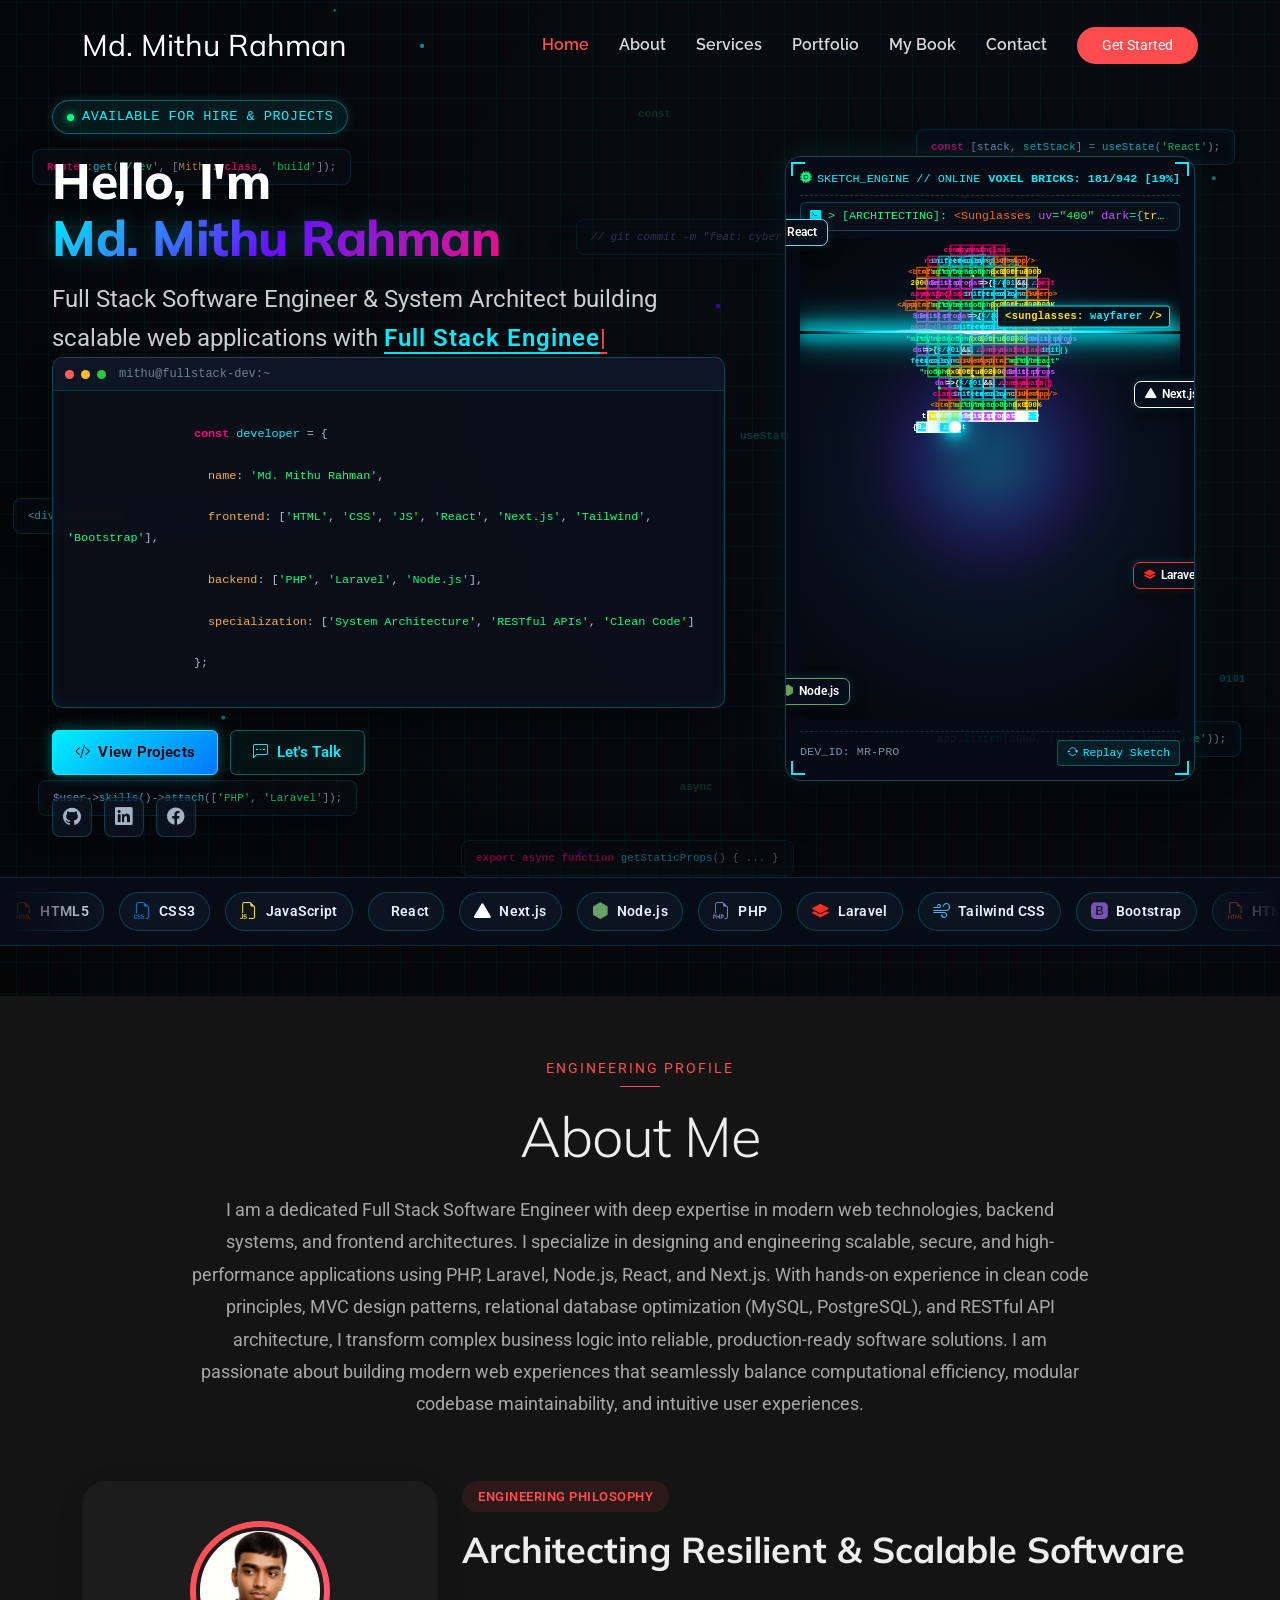
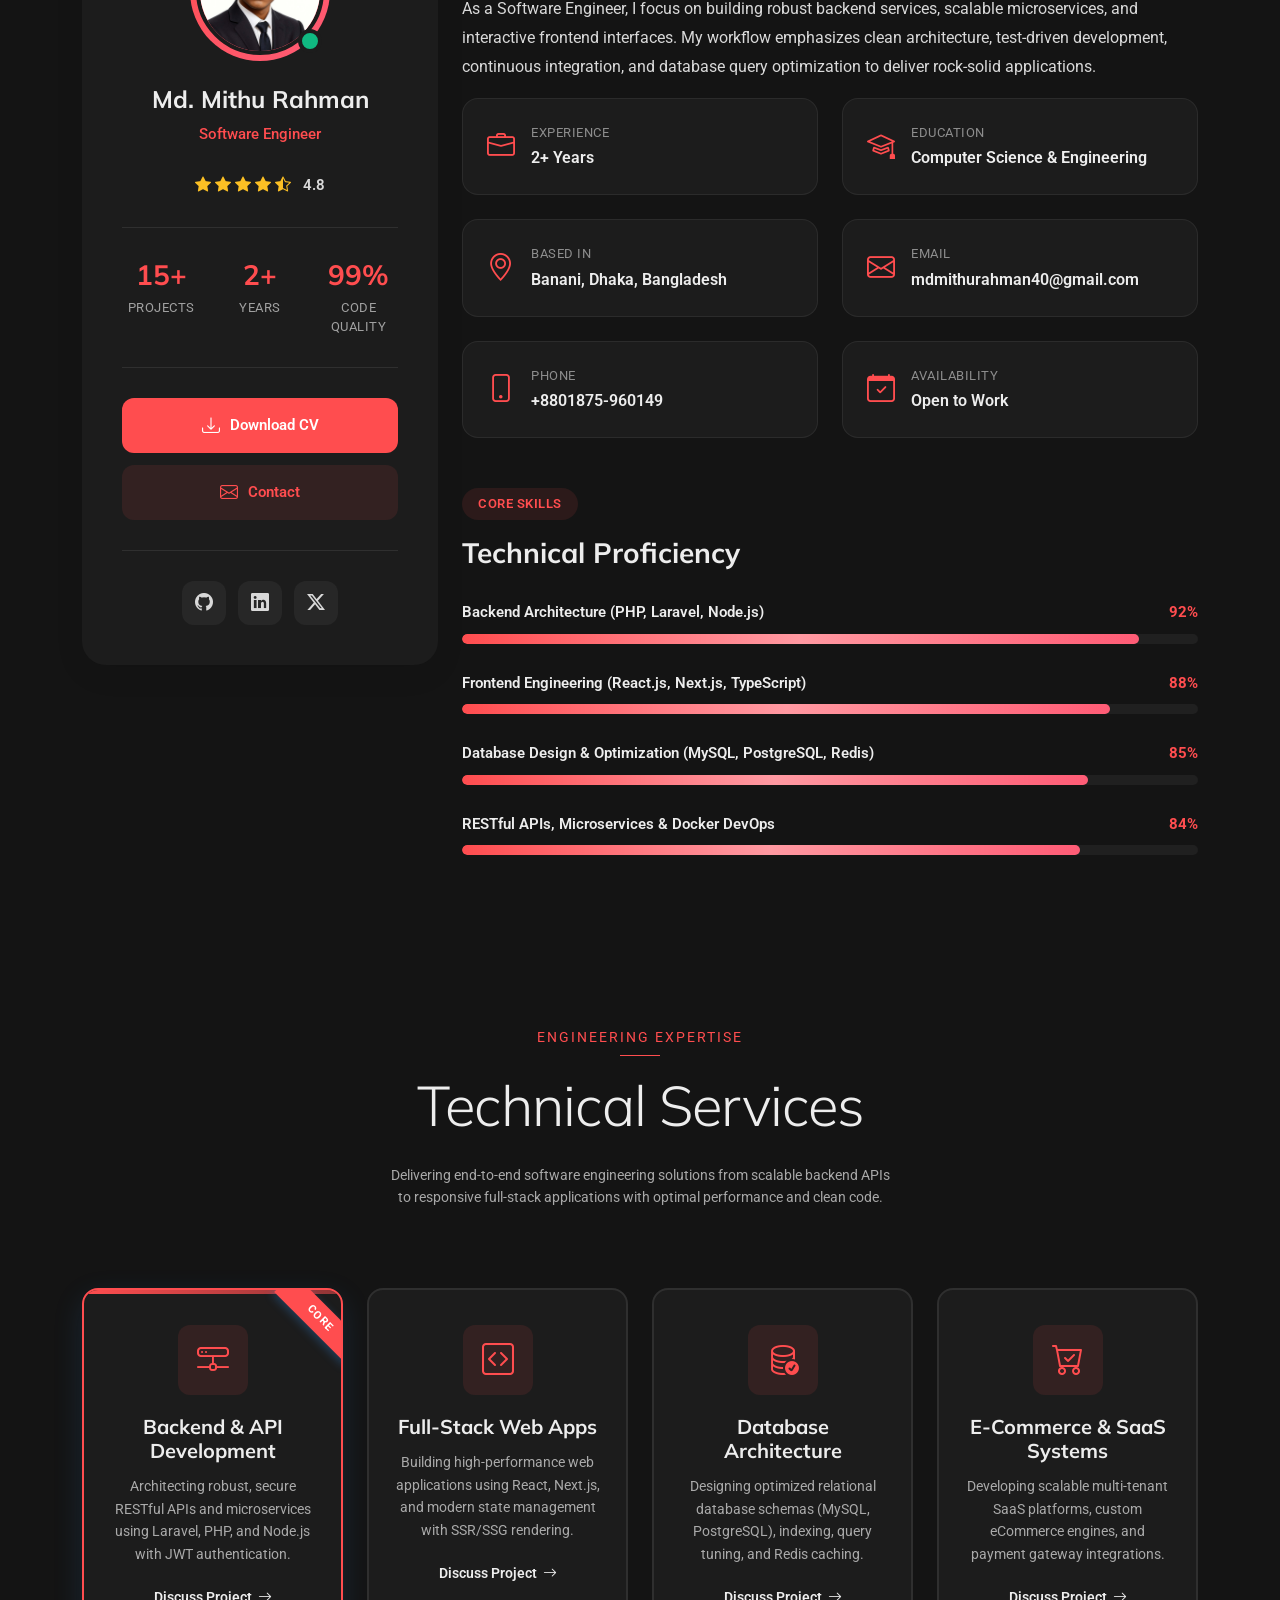
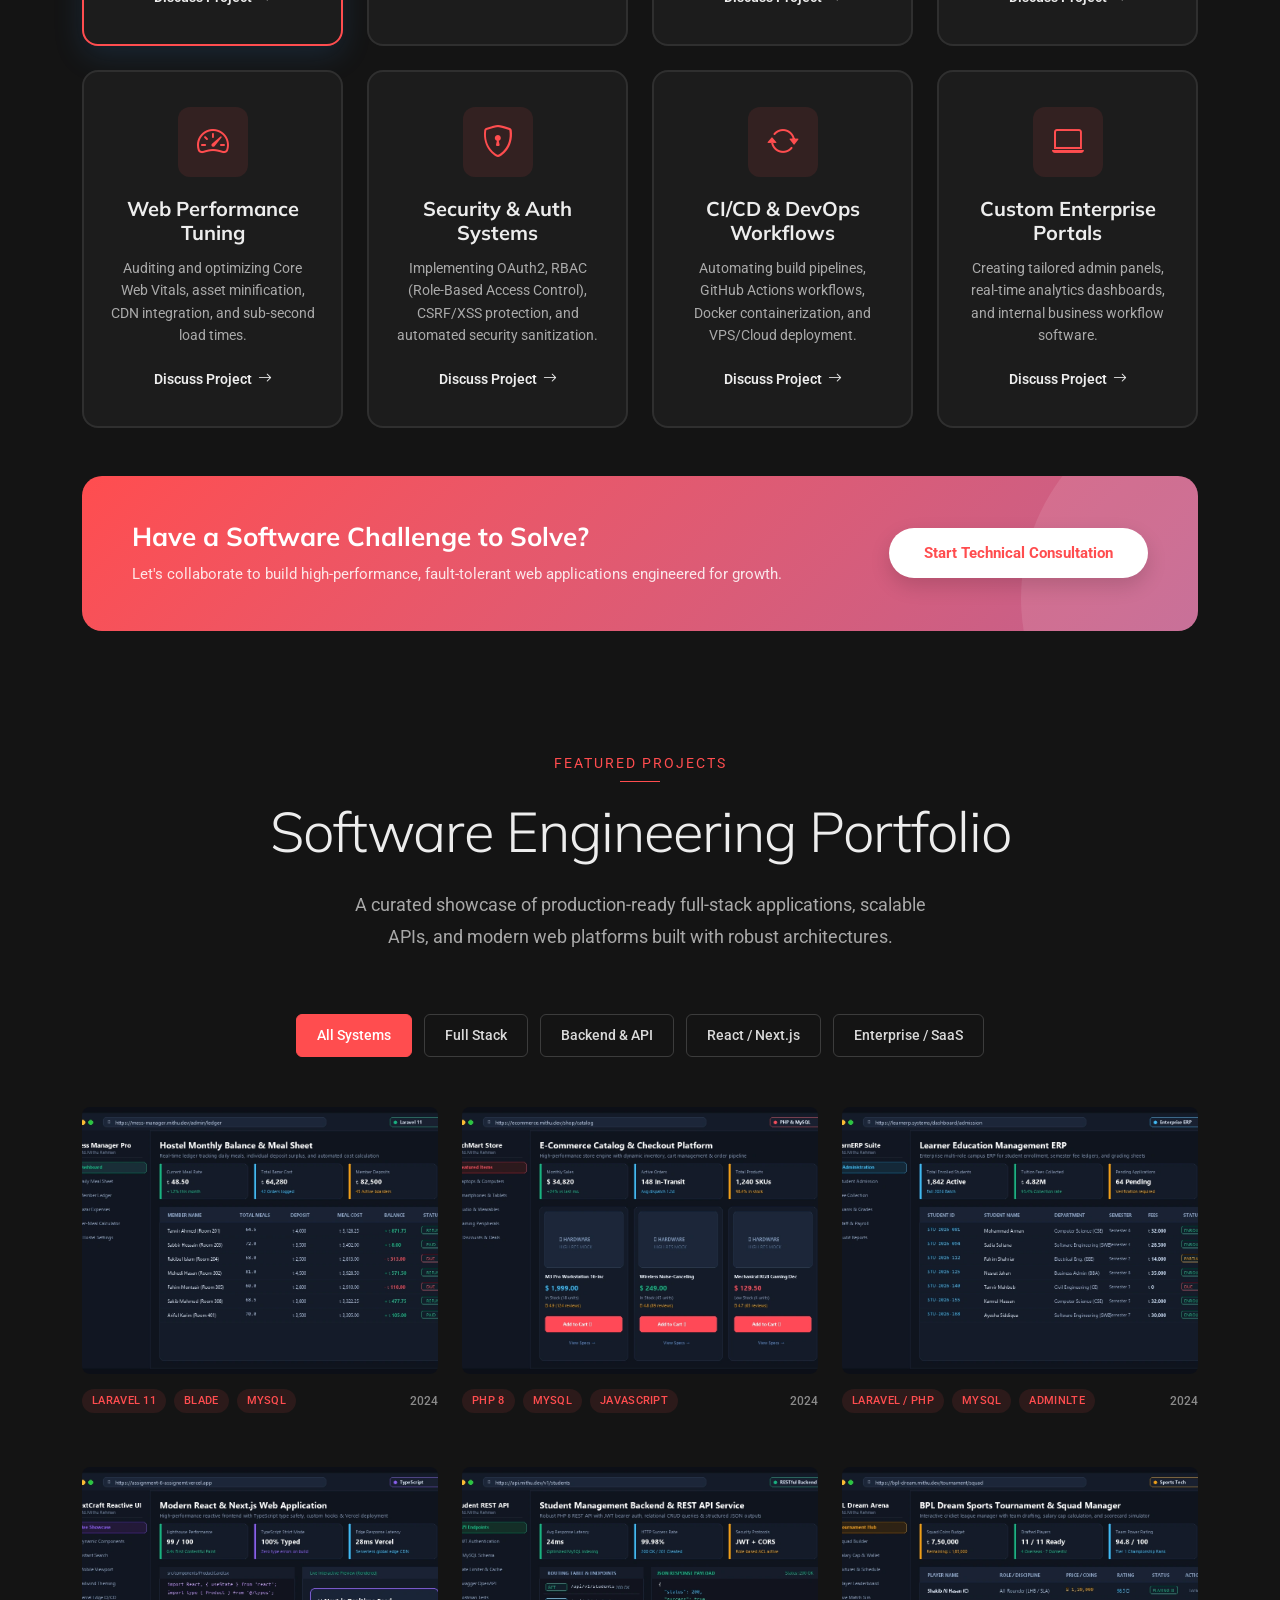
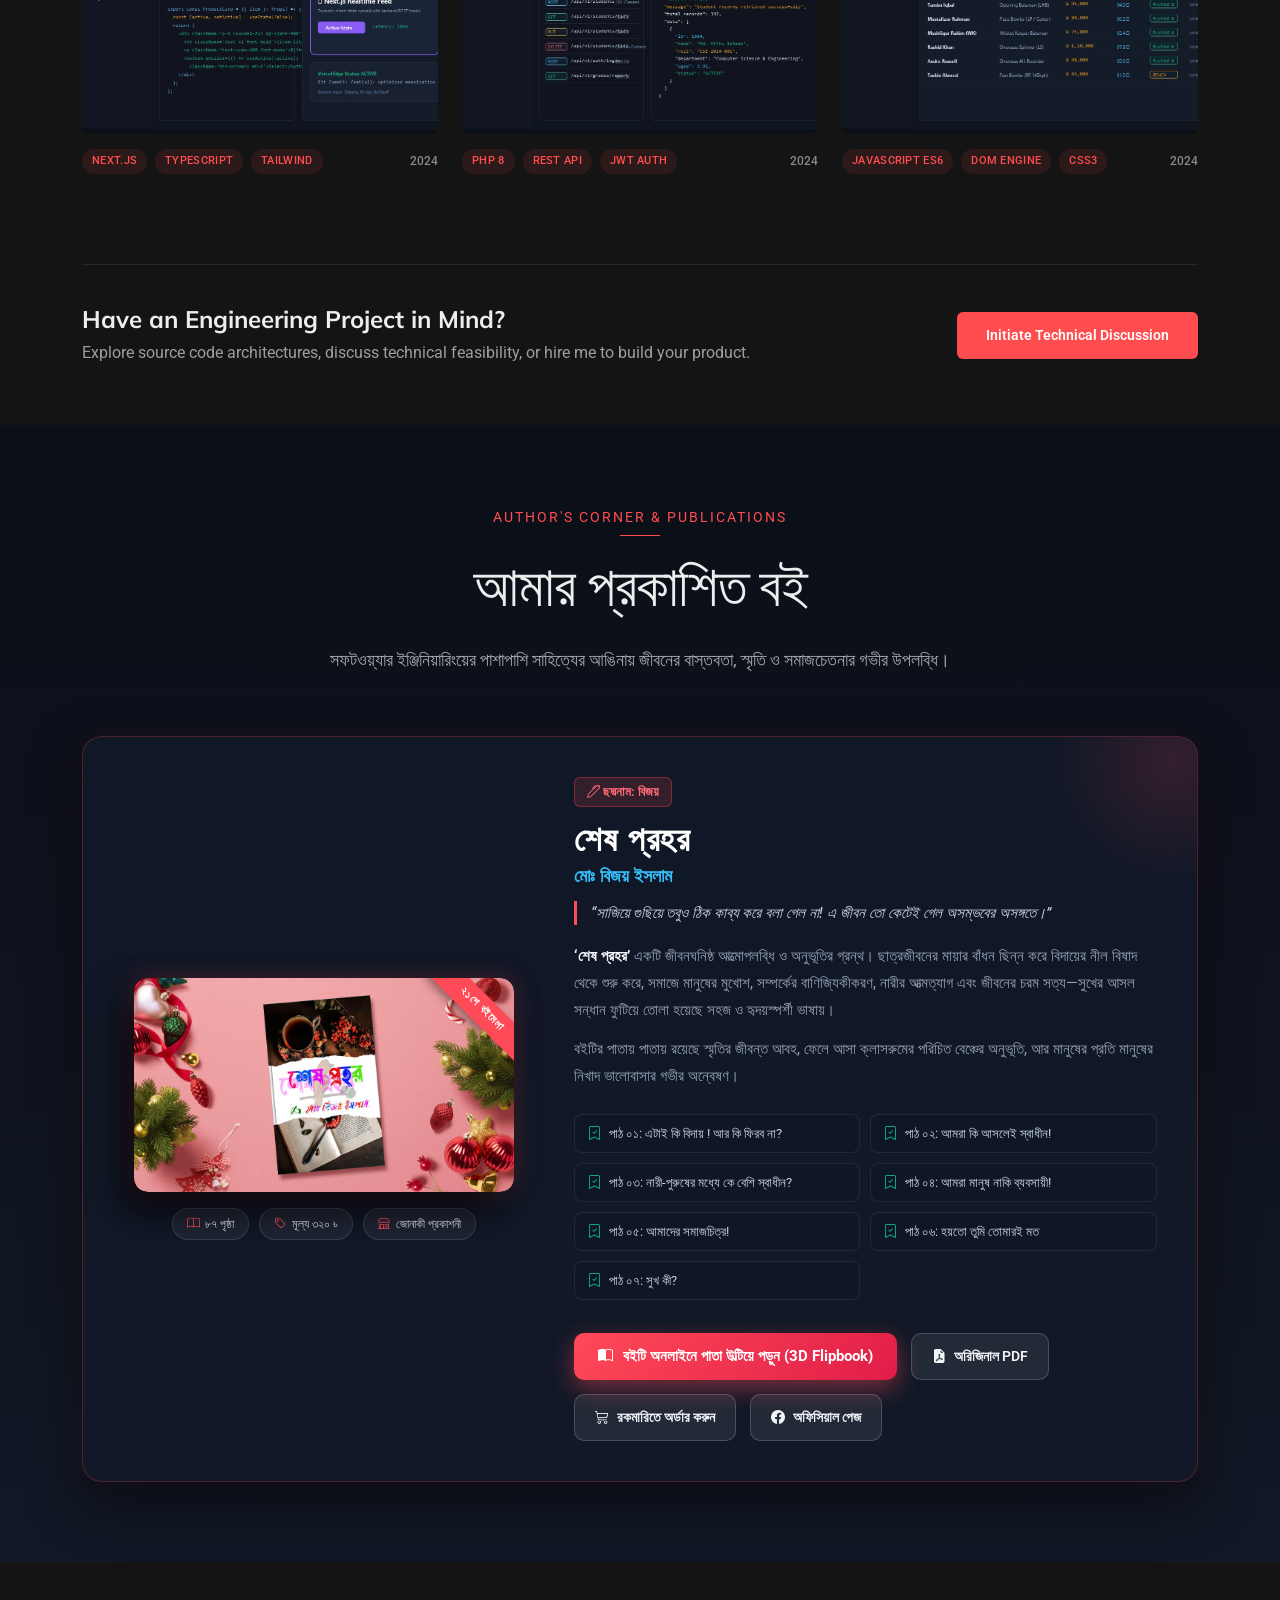
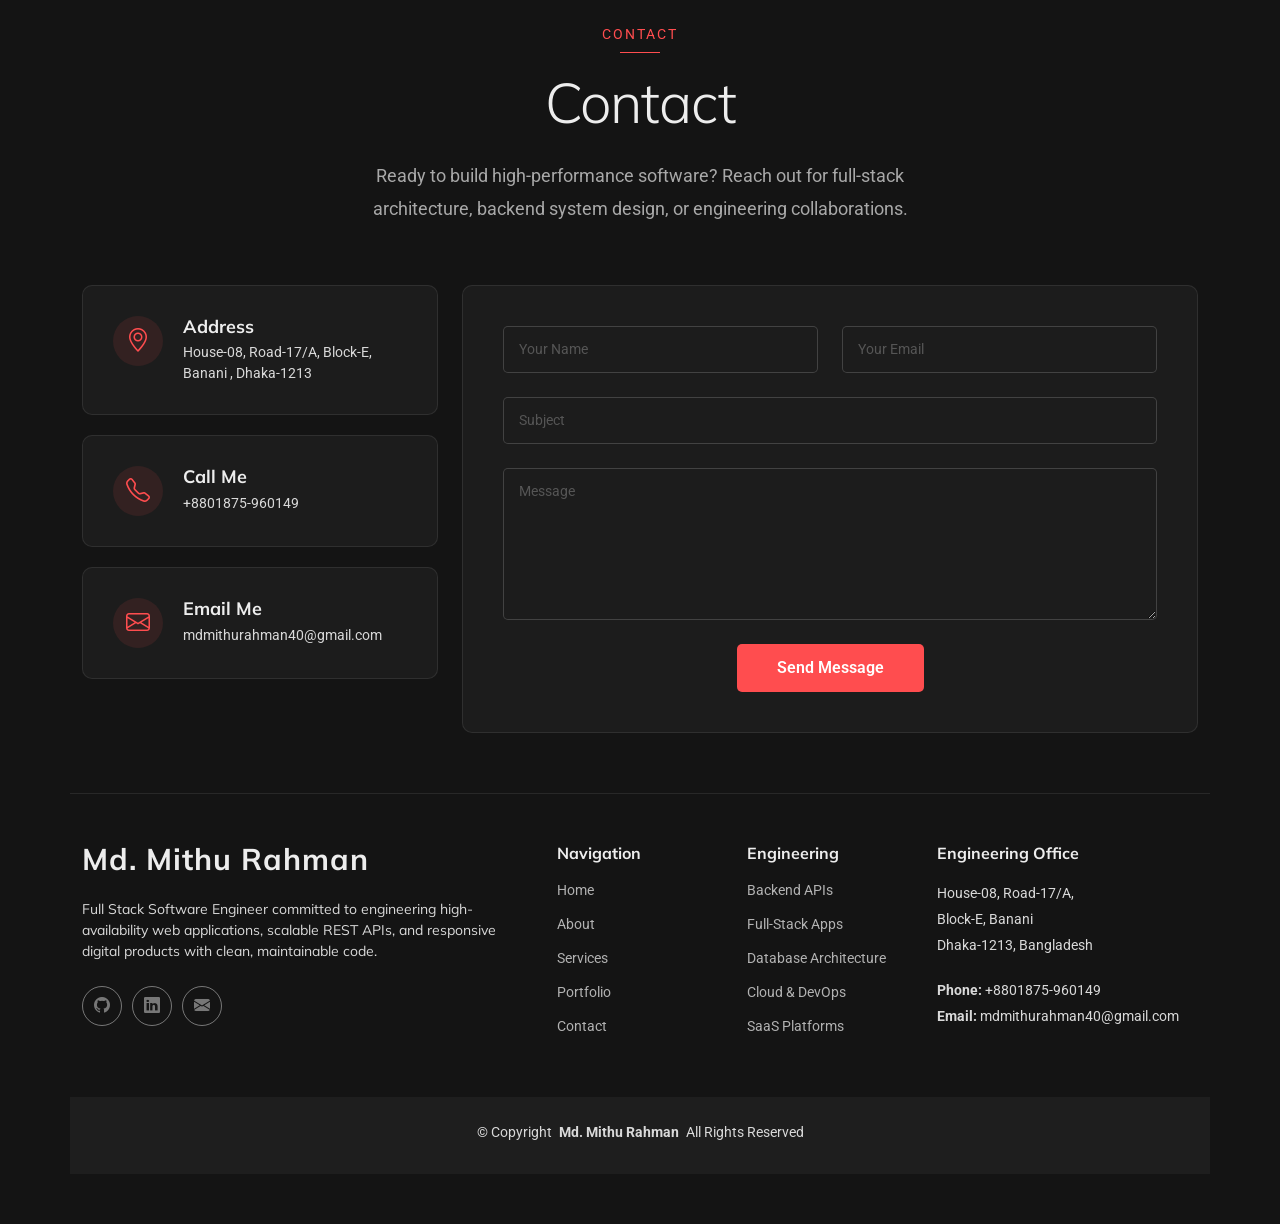
<file: index.html>
<!DOCTYPE html>
<html lang="en">

<head>
  <meta charset="utf-8">
  <meta content="width=device-width, initial-scale=1.0" name="viewport">
  <title>Md. Mithu Rahman | Full Stack Software Engineer</title>
  <meta name="description" content="Portfolio of Md. Mithu Rahman - Full Stack Software Engineer specializing in Laravel, React, Next.js, Node.js, and high-performance system architecture.">
  <meta name="keywords" content="Software Engineer, Full Stack Developer, Laravel, React, Next.js, Node.js, PHP, JavaScript, API Development">

  <!-- Favicons -->
  <link href="assets/img/profile/m.profile.jpg" rel="icon">
  <link href="assets/img/apple-touch-icon.png" rel="apple-touch-icon">

  <!-- Fonts -->
  <link href="https://fonts.googleapis.com" rel="preconnect">
  <link href="https://fonts.gstatic.com" rel="preconnect" crossorigin>
  <link href="https://fonts.googleapis.com/css2?family=Roboto:ital,wght@0,100;0,300;0,400;0,500;0,700;0,900;1,100;1,300;1,400;1,500;1,700;1,900&family=Raleway:ital,wght@0,100;0,200;0,300;0,400;0,500;0,600;0,700;0,800;0,900;1,100;1,200;1,300;1,400;1,500;1,600;1,700;1,800;1,900&family=Mulish:ital,wght@0,200;0,300;0,400;0,500;0,600;0,700;0,800;0,900;1,200;1,300;1,400;1,500;1,600;1,700;1,800;1,900&display=swap" rel="stylesheet">

  <!-- Vendor CSS Files -->
  <link href="assets/vendor/bootstrap/css/bootstrap.min.css" rel="stylesheet">
  <link href="assets/vendor/bootstrap-icons/bootstrap-icons.css" rel="stylesheet">
  <link href="assets/vendor/aos/aos.css" rel="stylesheet">
  <link href="assets/vendor/glightbox/css/glightbox.min.css" rel="stylesheet">
  <link href="assets/vendor/swiper/swiper-bundle.min.css" rel="stylesheet">

  <!-- Main CSS File -->
  <link href="assets/css/main.css" rel="stylesheet">

  <link href="assets/css/cyber-hero.css" rel="stylesheet">

  <!-- =======================================================
  * Template Name: Craftivo
  * Template URL: https://bootstrapmade.com/craftivo-bootstrap-portfolio-template/
  * Updated: Oct 04 2025 with Bootstrap v5.3.8
  * Author: BootstrapMade.com
  * License: https://bootstrapmade.com/license/
  ======================================================== -->
  <!-- Google Tag Manager -->
<script>(function(w,d,s,l,i){w[l]=w[l]||[];w[l].push({'gtm.start':
new Date().getTime(),event:'gtm.js'});var f=d.getElementsByTagName(s)[0],
j=d.createElement(s),dl=l!='dataLayer'?'&l='+l:'';j.async=true;j.src=
'https://www.googletagmanager.com/gtm.js?id='+i+dl;f.parentNode.insertBefore(j,f);
})(window,document,'script','dataLayer','GTM-MGDM7SSX');</script>
<!-- End Google Tag Manager -->
</head>

<body class="index-page">

  <header id="header" class="header d-flex align-items-center fixed-top">
    <div class="container-fluid container-xl position-relative d-flex align-items-center">

      <a href="index.html" class="logo d-flex align-items-center me-auto">
        <!-- Uncomment the line below if you also wish to use an image logo -->
        <!-- <img src="assets/img/logo.webp" alt=""> -->
        <h1 class="sitename">Md. Mithu Rahman</h1>
      </a>

      <nav id="navmenu" class="navmenu">
        <ul>
          <li><a href="#hero" class="active">Home</a></li>
          <li><a href="#about">About</a></li>
          <li><a href="#services">Services</a></li>
          <li><a href="#portfolio">Portfolio</a></li>
          <li><a href="#book">My Book</a></li>
          <li><a href="#contact">Contact</a></li>
        </ul>
        <i class="mobile-nav-toggle d-xl-none bi bi-list"></i>
      </nav>

      <a class="btn-getstarted" href="#about">Get Started</a>

    </div>
  </header>

  
  <main class="main">

    <!-- Hero Section -->
    <section id="hero" class="hero cyber-hero section dark-background">
      <canvas id="hero-bg-canvas"></canvas>

      <!-- Ambient Floating Code Capsules Layer -->
      <div class="cyber-floating-code-layer" id="cyber-floating-code-layer">
        <div class="floating-code-card code-chip-1" data-speed="0.04">
          <code><span class="c-kw">Route</span>::<span class="c-fn">get</span>(<span class="c-str">'/dev'</span>, [<span class="c-cls">Mithu</span>::<span class="c-kw">class</span>, <span class="c-str">'build'</span>]);</code>
        </div>
        <div class="floating-code-card code-chip-2" data-speed="0.06">
          <code><span class="c-kw">const</span> [<span class="c-var">stack</span>, <span class="c-fn">setStack</span>] = <span class="c-fn">useState</span>(<span class="c-str">'React'</span>);</code>
        </div>
        <div class="floating-code-card code-chip-3" data-speed="0.03">
          <code>&lt;<span class="c-tag">div</span> <span class="c-attr">className</span>=<span class="c-str">"flex items-center gap-4"</span>&gt;</code>
        </div>
        <div class="floating-code-card code-chip-4" data-speed="0.05">
          <code><span class="c-var">app</span>.<span class="c-fn">listen</span>(<span class="c-num">3000</span>, () =&gt; <span class="c-fn">console</span>.<span class="c-fn">log</span>(<span class="c-str">'Live'</span>));</code>
        </div>
        <div class="floating-code-card code-chip-5" data-speed="0.04">
          <code><span class="c-var">$user</span>-&gt;<span class="c-fn">skills</span>()-&gt;<span class="c-fn">attach</span>([<span class="c-str">'PHP'</span>, <span class="c-str">'Laravel'</span>]);</code>
        </div>
        <div class="floating-code-card code-chip-6" data-speed="0.07">
          <code><span class="c-comment">// git commit -m "feat: cyber architecture"</span></code>
        </div>
        <div class="floating-code-card code-chip-7" data-speed="0.05">
          <code><span class="c-kw">export async function</span> <span class="c-fn">getStaticProps</span>() { ... }</code>
        </div>
      </div>

      <div class="container" data-aos="fade-up" data-aos-delay="100">
        <div class="row align-items-center gy-5">
          
          <!-- Left Column: Intro & Coding Profile -->
          <div class="col-lg-7 col-md-12 cyber-intro order-2 order-lg-1">
            <div class="cyber-badge" data-aos="fade-down" data-aos-delay="150">
              <span class="pulse-dot"></span>
              <span>Available for Hire &amp; Projects</span>
            </div>

            <h1 class="cyber-hero-title" data-aos="fade-up" data-aos-delay="200">
              Hello, I'm <br>
              <span class="cyber-glow-name">Md. Mithu Rahman</span>
            </h1>

            <p class="cyber-hero-subtitle" data-aos="fade-up" data-aos-delay="250">
              Full Stack Software Engineer &amp; System Architect building scalable web applications with 
              <span class="typed" data-typed-items="Full Stack Engineering, Laravel &amp; PHP, React &amp; Next.js, Node.js Microservices, Scalable System Architecture, "></span>
            </p>

            <!-- Mini Interactive Terminal Card (All 10 Technologies) -->
            <div class="cyber-terminal" data-aos="fade-up" data-aos-delay="300">
              <div class="terminal-header">
                <span class="term-btn red"></span>
                <span class="term-btn yellow"></span>
                <span class="term-btn green"></span>
                <span class="term-title">mithu@fullstack-dev:~</span>
              </div>
              <div class="terminal-body">
                <code>
                  <span class="t-kw">const</span> <span class="t-var">developer</span> = {<br>
                  &nbsp;&nbsp;<span class="t-prop">name</span>: <span class="t-str">'Md. Mithu Rahman'</span>,<br>
                  &nbsp;&nbsp;<span class="t-prop">frontend</span>: [<span class="t-str">'HTML'</span>, <span class="t-str">'CSS'</span>, <span class="t-str">'JS'</span>, <span class="t-str">'React'</span>, <span class="t-str">'Next.js'</span>, <span class="t-str">'Tailwind'</span>, <span class="t-str">'Bootstrap'</span>],<br>
                  &nbsp;&nbsp;<span class="t-prop">backend</span>: [<span class="t-str">'PHP'</span>, <span class="t-str">'Laravel'</span>, <span class="t-str">'Node.js'</span>],<br>
                  &nbsp;&nbsp;<span class="t-prop">specialization</span>: [<span class="t-str">'System Architecture'</span>, <span class="t-str">'RESTful APIs'</span>, <span class="t-str">'Clean Code'</span>]<br>
                  };
                </code>
              </div>
            </div>

            <!-- Action Buttons & Socials -->
            <div class="cyber-actions" data-aos="fade-up" data-aos-delay="350">
              <a href="#portfolio" class="cyber-btn cyber-btn-primary">
                <i class="bi bi-code-slash"></i> View Projects
              </a>
              <a href="#contact" class="cyber-btn cyber-btn-secondary">
                <i class="bi bi-chat-left-dots"></i> Let's Talk
              </a>
            </div>

            <div class="cyber-socials" data-aos="fade-up" data-aos-delay="400">
              <a href="https://github.com/Web-Developer-Mithu" target="_blank" class="cyber-social-link" title="GitHub">
                <i class="bi bi-github"></i>
              </a>
              <a href="https://linkedin.com/in/Web-Developer-Mithu" target="_blank" class="cyber-social-link" title="LinkedIn">
                <i class="bi bi-linkedin"></i>
              </a>
              <a href="https://github.com/Web-Developer-Mithu" target="_blank" class="cyber-social-link" title="Code Portfolio">
                <i class="bi bi-facebook"></i>
              </a>
            </div>
          </div>

          <!-- Right Column: Generative Code-Sketch & Electric Avatar -->
          <div class="col-lg-5 col-md-12 order-1 order-lg-2 mb-4 mb-lg-0">
            <div class="cyber-avatar-wrapper">
              <div id="cyber-avatar-card" class="cyber-avatar-card">
                
                <!-- HUD Corner Accents -->
                <div class="cyber-corner corner-tl"></div>
                <div class="cyber-corner corner-tr"></div>
                <div class="cyber-corner corner-bl"></div>
                <div class="cyber-corner corner-br"></div>

                <!-- HUD Top Bar -->
                <div class="cyber-hud-top">
                  <div class="hud-sys-tag">
                    <i class="bi bi-cpu-fill"></i>
                    <span>SKETCH_ENGINE // ONLINE</span>
                  </div>
                  <div id="hud-progress-tag" class="hud-progress-tag">INITIALIZING SKETCH...</div>
                </div>

                <!-- Live Compiler Stream Log Bar -->
                <div id="hud-code-log" class="hud-code-log">
                  <i class="bi bi-terminal-fill"></i>
                  <span id="hud-code-text">&gt; compiler.init({ target: 'Mithu_Avatar' })</span>
                </div>

                <!-- Orbiting Tech Badges -->
                <div class="floating-tech-badge badge-react">
                  <i class="bi bi-atom"></i> React
                </div>
                <div class="floating-tech-badge badge-next">
                  <i class="bi bi-triangle-fill"></i> Next.js
                </div>
                <div class="floating-tech-badge badge-laravel">
                  <i class="bi bi-layers-fill"></i> Laravel
                </div>
                <div class="floating-tech-badge badge-node">
                  <i class="bi bi-hexagon-fill"></i> Node.js
                </div>

                <!-- Avatar & Sketch Canvas Container -->
                <div id="cyber-image-container" class="cyber-image-container">
                  <div class="cyber-halo"></div>
                  
                  <img id="cyber-portrait-img" class="cyber-portrait-img" src="assets/img/profile/mithu-cutout.webp" alt="Md. Mithu Rahman - Full Stack Developer">
                  
                  <!-- Energy Sweep Laser Line -->
                  <div id="energy-sweep-line" class="energy-sweep-line">
                    <div id="code-beam-tag" class="code-beam-tag">&lt;code: compiling /&gt;</div>
                  </div>
                  
                  <!-- Sunglass Lens Flare Glint -->
                  <div id="sunglass-glint" class="sunglass-glint"></div>
                  
                  <!-- Glowing Stylus Pen -->
                  <div id="cyber-stylus" class="cyber-stylus"></div>
                  
                  <!-- Sketch & Lightning Canvas Overlay -->
                  <canvas id="cyber-canvas-overlay" class="cyber-canvas-overlay"></canvas>
                </div>

                <!-- HUD Bottom Bar & Replay Control -->
                <div class="cyber-hud-bottom">
                  <span>DEV_ID: MR-PRO</span>
                  <button id="replay-avatar-btn" class="hud-replay-btn" type="button" title="Replay Code Sketch Animation">
                    <i class="bi bi-arrow-repeat"></i> Replay Sketch
                  </button>
                </div>

              </div>
            </div>
          </div>

        </div>
      </div>

      <!-- Infinite Tech Stack Ribbon (All 10 Technologies) -->
      <div class="cyber-tech-ribbon" data-aos="fade-up" data-aos-delay="450">
        <div class="marquee-container">
          <div class="marquee-track">
            <!-- Set 1 -->
            <div class="tech-item tech-html"><i class="bi bi-filetype-html"></i> HTML5</div>
            <div class="tech-item tech-css"><i class="bi bi-filetype-css"></i> CSS3</div>
            <div class="tech-item tech-js"><i class="bi bi-filetype-js"></i> JavaScript</div>
            <div class="tech-item tech-react"><i class="bi bi-atom"></i> React</div>
            <div class="tech-item tech-next"><i class="bi bi-triangle-fill"></i> Next.js</div>
            <div class="tech-item tech-node"><i class="bi bi-hexagon-fill"></i> Node.js</div>
            <div class="tech-item tech-php"><i class="bi bi-filetype-php"></i> PHP</div>
            <div class="tech-item tech-laravel"><i class="bi bi-layers-fill"></i> Laravel</div>
            <div class="tech-item tech-tailwind"><i class="bi bi-wind"></i> Tailwind CSS</div>
            <div class="tech-item tech-bootstrap"><i class="bi bi-bootstrap-fill"></i> Bootstrap</div>
            <!-- Set 2 (for continuous seamless loop) -->
            <div class="tech-item tech-html"><i class="bi bi-filetype-html"></i> HTML5</div>
            <div class="tech-item tech-css"><i class="bi bi-filetype-css"></i> CSS3</div>
            <div class="tech-item tech-js"><i class="bi bi-filetype-js"></i> JavaScript</div>
            <div class="tech-item tech-react"><i class="bi bi-atom"></i> React</div>
            <div class="tech-item tech-next"><i class="bi bi-triangle-fill"></i> Next.js</div>
            <div class="tech-item tech-node"><i class="bi bi-hexagon-fill"></i> Node.js</div>
            <div class="tech-item tech-php"><i class="bi bi-filetype-php"></i> PHP</div>
            <div class="tech-item tech-laravel"><i class="bi bi-layers-fill"></i> Laravel</div>
            <div class="tech-item tech-tailwind"><i class="bi bi-wind"></i> Tailwind CSS</div>
            <div class="tech-item tech-bootstrap"><i class="bi bi-bootstrap-fill"></i> Bootstrap</div>
          </div>
        </div>
      </div>
    </section><!-- /Hero Section -->

    <!-- About Section -->
    <section id="about" class="about section">

      <!-- Section Title -->
      <div class="container section-title" data-aos="fade-up">
        <span class="subtitle">Engineering Profile</span>
        <h2>About Me</h2>
        <p>I am a dedicated Full Stack Software Engineer with deep expertise in modern web technologies, backend systems, and frontend architectures. I specialize in designing and engineering scalable, secure, and high-performance applications using PHP, Laravel, Node.js, React, and Next.js.
With hands-on experience in clean code principles, MVC design patterns, relational database optimization (MySQL, PostgreSQL), and RESTful API architecture, I transform complex business logic into reliable, production-ready software solutions.
I am passionate about building modern web experiences that seamlessly balance computational efficiency, modular codebase maintainability, and intuitive user experiences.</p>
      </div><!-- End Section Title -->

      <div class="container" data-aos="fade-up" data-aos-delay="100">

        <div class="row gy-5">
          <div class="col-lg-4" data-aos="zoom-in" data-aos-delay="150">
            <div class="profile-card">
              <div class="profile-header">
                <div class="profile-avatar">
                  <img src="assets/img/profile/m.profile.jpg" class="img-fluid" alt="">
                  <div class="status-indicator"></div>
                </div>
                <h3>Md. Mithu Rahman</h3>
                <span class="role">Software Engineer</span>
                <div class="rating">
                  <i class="bi bi-star-fill"></i>
                  <i class="bi bi-star-fill"></i>
                  <i class="bi bi-star-fill"></i>
                  <i class="bi bi-star-fill"></i>
                  <i class="bi bi-star-half"></i>
                  <span>4.8</span>
                </div>
              </div>

              <div class="profile-stats">
                <div class="stat-item">
                  <h4>15+</h4>
                  <p>Projects</p>
                </div>
                <div class="stat-item">
                  <h4>2+</h4>
                  <p>Years</p>
                </div>
                <div class="stat-item">
                  <h4>99%</h4>
                  <p>Code Quality</p>
                </div>
              </div>

              <div class="profile-actions">
                <a href="#" class="btn-primary"><i class="bi bi-download"></i> Download CV</a>
                <a href="#" class="btn-secondary"><i class="bi bi-envelope"></i> Contact</a>
              </div>

              <div class="social-connect">
                <a href="https://github.com/Web-Developer-Mithu" target="_blank" title="GitHub"><i class="bi bi-github"></i></a>
                <a href="https://linkedin.com/in/Web-Developer-Mithu" target="_blank" title="LinkedIn"><i class="bi bi-linkedin"></i></a>
                <a href="https://twitter.com" target="_blank" title="Twitter"><i class="bi bi-twitter-x"></i></a>
               </div>
            </div>
          </div>

          <div class="col-lg-8" data-aos="fade-left" data-aos-delay="200">
            <div class="content-wrapper">
              <div class="bio-section">
                <div class="section-tag">Engineering Philosophy</div>
                <h2>Architecting Resilient &amp; Scalable Software</h2>
                <p>As a Software Engineer, I focus on building robust backend services, scalable microservices, and interactive frontend interfaces. My workflow emphasizes clean architecture, test-driven development, continuous integration, and database query optimization to deliver rock-solid applications.</p>
                
              <div class="details-grid">
                <div class="detail-item" data-aos="fade-up" data-aos-delay="250">
                  <i class="bi bi-briefcase"></i>
                  <div class="detail-content">
                    <span>Experience</span>
                    <strong>2+ Years</strong>
                  </div>
                </div>

                <div class="detail-item" data-aos="fade-up" data-aos-delay="300">
                  <i class="bi bi-mortarboard"></i>
                  <div class="detail-content">
                    <span>Education</span>
                    <strong>Computer Science &amp; Engineering</strong>
                  </div>
                </div>

                <div class="detail-item" data-aos="fade-up" data-aos-delay="350">
                  <i class="bi bi-geo-alt"></i>
                  <div class="detail-content">
                    <span>Based In</span>
                    <strong>Banani, Dhaka, Bangladesh</strong>
                  </div>
                </div>

                <div class="detail-item" data-aos="fade-up" data-aos-delay="100">
                  <i class="bi bi-envelope"></i>
                  <div class="detail-content">
                    <span>Email</span>
                    <strong>mdmithurahman40@gmail.com</strong>
                  </div>
                </div>

                <div class="detail-item" data-aos="fade-up" data-aos-delay="150">
                  <i class="bi bi-phone"></i>
                  <div class="detail-content">
                    <span>Phone</span>
                    <strong>+8801875-960149</strong>
                  </div>
                </div>

                <div class="detail-item" data-aos="fade-up" data-aos-delay="200">
                  <i class="bi bi-calendar-check"></i>
                  <div class="detail-content">
                    <span>Availability</span>
                    <strong>Open to Work</strong>
                  </div>
                </div>
              </div>

              <div class="skills-showcase" data-aos="fade-up" data-aos-delay="250">
                <div class="section-tag">Core Skills</div>
                <h3>Technical Proficiency</h3>

                <div class="skills-list skills-animation">
                  <div class="skill-item">
                    <div class="skill-info">
                      <span class="skill-name">Backend Architecture (PHP, Laravel, Node.js)</span>
                      <span class="skill-percent">92%</span>
                    </div>
                    <div class="progress">
                      <div class="progress-bar" role="progressbar" aria-valuenow="92" aria-valuemin="0" aria-valuemax="100"></div>
                    </div>
                  </div>

                  <div class="skill-item">
                    <div class="skill-info">
                      <span class="skill-name">Frontend Engineering (React.js, Next.js, TypeScript)</span>
                      <span class="skill-percent">88%</span>
                    </div>
                    <div class="progress">
                      <div class="progress-bar" role="progressbar" aria-valuenow="88" aria-valuemin="0" aria-valuemax="100"></div>
                    </div>
                  </div>

                  <div class="skill-item">
                    <div class="skill-info">
                      <span class="skill-name">Database Design &amp; Optimization (MySQL, PostgreSQL, Redis)</span>
                      <span class="skill-percent">85%</span>
                    </div>
                    <div class="progress">
                      <div class="progress-bar" role="progressbar" aria-valuenow="85" aria-valuemin="0" aria-valuemax="100"></div>
                    </div>
                  </div>

                  <div class="skill-item">
                    <div class="skill-info">
                      <span class="skill-name">RESTful APIs, Microservices &amp; Docker DevOps</span>
                      <span class="skill-percent">84%</span>
                    </div>
                    <div class="progress">
                      <div class="progress-bar" role="progressbar" aria-valuenow="84" aria-valuemin="0" aria-valuemax="100"></div>
                    </div>
                  </div>
                </div>
              </div>
            </div>
          </div>
        </div>

      </div>

    </section><!-- /About Section -->

   

    <!-- Services Section (Software Engineering Capabilities) -->
    <section id="services" class="services section">

      <!-- Section Title -->
      <div class="container section-title" data-aos="fade-up">
        <span class="subtitle">Engineering Expertise</span>
        <h2>Technical Services</h2>
        <p>Delivering end-to-end software engineering solutions from scalable backend APIs to responsive full-stack applications with optimal performance and clean code.</p>
      </div><!-- End Section Title -->

      <div class="container" data-aos="fade-up" data-aos-delay="100">

        <div class="row gy-4">
          <div class="col-lg-3 col-md-6" data-aos="zoom-in" data-aos-delay="100">
            <div class="service-item featured">
              <div class="featured-tag">Core</div>
              <div class="icon-wrapper">
                <i class="bi bi-hdd-network"></i>
              </div>
              <h4>Backend &amp; API Development</h4>
              <p>Architecting robust, secure RESTful APIs and microservices using Laravel, PHP, and Node.js with JWT authentication.</p>
              <a href="#contact" class="read-more">
                <span>Discuss Project</span>
                <i class="bi bi-arrow-right"></i>
              </a>
            </div>
          </div>

          <div class="col-lg-3 col-md-6" data-aos="zoom-in" data-aos-delay="200">
            <div class="service-item">
              <div class="icon-wrapper">
                <i class="bi bi-code-square"></i>
              </div>
              <h4>Full-Stack Web Apps</h4>
              <p>Building high-performance web applications using React, Next.js, and modern state management with SSR/SSG rendering.</p>
              <a href="#contact" class="read-more">
                <span>Discuss Project</span>
                <i class="bi bi-arrow-right"></i>
              </a>
            </div>
          </div>

          <div class="col-lg-3 col-md-6" data-aos="zoom-in" data-aos-delay="300">
            <div class="service-item">
              <div class="icon-wrapper">
                <i class="bi bi-database-check"></i>
              </div>
              <h4>Database Architecture</h4>
              <p>Designing optimized relational database schemas (MySQL, PostgreSQL), indexing, query tuning, and Redis caching.</p>
              <a href="#contact" class="read-more">
                <span>Discuss Project</span>
                <i class="bi bi-arrow-right"></i>
              </a>
            </div>
          </div>

          <div class="col-lg-3 col-md-6" data-aos="zoom-in" data-aos-delay="400">
            <div class="service-item">
              <div class="icon-wrapper">
                <i class="bi bi-cart-check"></i>
              </div>
              <h4>E-Commerce &amp; SaaS Systems</h4>
              <p>Developing scalable multi-tenant SaaS platforms, custom eCommerce engines, and payment gateway integrations.</p>
              <a href="#contact" class="read-more">
                <span>Discuss Project</span>
                <i class="bi bi-arrow-right"></i>
              </a>
            </div>
          </div>

          <div class="col-lg-3 col-md-6" data-aos="zoom-in" data-aos-delay="100">
            <div class="service-item">
              <div class="icon-wrapper">
                <i class="bi bi-speedometer2"></i>
              </div>
              <h4>Web Performance Tuning</h4>
              <p>Auditing and optimizing Core Web Vitals, asset minification, CDN integration, and sub-second load times.</p>
              <a href="#contact" class="read-more">
                <span>Discuss Project</span>
                <i class="bi bi-arrow-right"></i>
              </a>
            </div>
          </div>

          <div class="col-lg-3 col-md-6" data-aos="zoom-in" data-aos-delay="200">
            <div class="service-item">
              <div class="icon-wrapper">
                <i class="bi bi-shield-lock"></i>
              </div>
              <h4>Security &amp; Auth Systems</h4>
              <p>Implementing OAuth2, RBAC (Role-Based Access Control), CSRF/XSS protection, and automated security sanitization.</p>
              <a href="#contact" class="read-more">
                <span>Discuss Project</span>
                <i class="bi bi-arrow-right"></i>
              </a>
            </div>
          </div>

          <div class="col-lg-3 col-md-6" data-aos="zoom-in" data-aos-delay="300">
            <div class="service-item">
              <div class="icon-wrapper">
                <i class="bi bi-arrow-repeat"></i>
              </div>
              <h4>CI/CD &amp; DevOps Workflows</h4>
              <p>Automating build pipelines, GitHub Actions workflows, Docker containerization, and VPS/Cloud deployment.</p>
              <a href="#contact" class="read-more">
                <span>Discuss Project</span>
                <i class="bi bi-arrow-right"></i>
              </a>
            </div>
          </div>

          <div class="col-lg-3 col-md-6" data-aos="zoom-in" data-aos-delay="400">
            <div class="service-item">
              <div class="icon-wrapper">
                <i class="bi bi-laptop"></i>
              </div>
              <h4>Custom Enterprise Portals</h4>
              <p>Creating tailored admin panels, real-time analytics dashboards, and internal business workflow software.</p>
              <a href="#contact" class="read-more">
                <span>Discuss Project</span>
                <i class="bi bi-arrow-right"></i>
              </a>
            </div>
          </div>

        </div>

        <div class="row mt-5">
          <div class="col-12" data-aos="fade-up" data-aos-delay="200">
            <div class="cta-box">
              <div class="row align-items-center">
                <div class="col-lg-8">
                  <h3>Have a Software Challenge to Solve?</h3>
                  <p>Let's collaborate to build high-performance, fault-tolerant web applications engineered for growth.</p>
                </div>
                <div class="col-lg-4 text-lg-end text-center">
                  <a href="#contact" class="cta-btn">Start Technical Consultation</a>
                </div>
              </div>
            </div>
          </div>
        </div>

      </div>

    </section><!-- /Services Section -->

    <!-- Portfolio Section (Software Engineering Projects) -->
    <section id="portfolio" class="portfolio section">

      <!-- Section Title -->
      <div class="container section-title" data-aos="fade-up">
        <span class="subtitle">Featured Projects</span>
        <h2>Software Engineering Portfolio</h2>
        <p>A curated showcase of production-ready full-stack applications, scalable APIs, and modern web platforms built with robust architectures.</p>
      </div><!-- End Section Title -->

      <div class="container" data-aos="fade-up" data-aos-delay="100">

        <div class="isotope-layout" data-default-filter="*" data-layout="masonry" data-sort="original-order">
          <ul class="portfolio-filters isotope-filters" data-aos="fade-up" data-aos-delay="200">
            <li data-filter="*" class="filter-active">All Systems</li>
            <li data-filter=".filter-fullstack">Full Stack</li>
            <li data-filter=".filter-backend">Backend &amp; API</li>
            <li data-filter=".filter-frontend">React / Next.js</li>
            <li data-filter=".filter-enterprise">Enterprise / SaaS</li>
          </ul>

          <div class="row gy-4 isotope-container" data-aos="fade-up" data-aos-delay="300">
            
            <!-- Project 1: Hostel Mess Management & Accounting System -->
            <div class="col-lg-4 col-md-6 portfolio-item isotope-item filter-fullstack filter-backend filter-enterprise">
              <div class="portfolio-card">
                <div class="portfolio-image-container">
                  <img src="assets/img/portfolio/portfolio-1.webp" alt="Hostel Mess Management & Account System" class="img-fluid" loading="lazy">
                  <div class="portfolio-overlay">
                    <div class="portfolio-info">
                      <span class="project-category">Full Stack ERP / SaaS</span>
                      <h4>Hostel Mess &amp; Expense Manager</h4>
                    </div>
                    <div class="portfolio-actions">
                      <a href="assets/img/portfolio/portfolio-1.webp" class="glightbox portfolio-link" title="Hostel Mess Management System">
                        <i class="bi bi-zoom-in"></i>
                      </a>
                      <a href="https://github.com/Web-Developer-Mithu/Mess-Management" target="_blank" rel="noopener noreferrer" class="portfolio-details" title="View GitHub Repository">
                        <i class="bi bi-github"></i>
                      </a>
                    </div>
                  </div>
                </div>
                <div class="portfolio-meta">
                  <div class="project-tags">
                    <span class="tag">Laravel 11</span>
                    <span class="tag">Blade</span>
                    <span class="tag">MySQL</span>
                  </div>
                  <div class="project-year">2024</div>
                </div>
              </div>
            </div>

            <!-- Project 2: E-Commerce Web Platform -->
            <div class="col-lg-4 col-md-6 portfolio-item isotope-item filter-frontend filter-fullstack">
              <div class="portfolio-card">
                <div class="portfolio-image-container">
                  <img src="assets/img/portfolio/portfolio-2.webp" alt="Full E-Commerce Web Platform" class="img-fluid" loading="lazy">
                  <div class="portfolio-overlay">
                    <div class="portfolio-info">
                      <span class="project-category">Full Stack E-Commerce</span>
                      <h4>Online Store &amp; Order Engine</h4>
                    </div>
                    <div class="portfolio-actions">
                      <a href="assets/img/portfolio/portfolio-2.webp" class="glightbox portfolio-link" title="E-Commerce Full Project">
                        <i class="bi bi-zoom-in"></i>
                      </a>
                      <a href="https://github.com/Web-Developer-Mithu/Ecommerce-Full-Project" target="_blank" rel="noopener noreferrer" class="portfolio-details" title="View GitHub Repository">
                        <i class="bi bi-github"></i>
                      </a>
                    </div>
                  </div>
                </div>
                <div class="portfolio-meta">
                  <div class="project-tags">
                    <span class="tag">PHP 8</span>
                    <span class="tag">MySQL</span>
                    <span class="tag">JavaScript</span>
                  </div>
                  <div class="project-year">2024</div>
                </div>
              </div>
            </div>

            <!-- Project 3: Learner Education Management ERP -->
            <div class="col-lg-4 col-md-6 portfolio-item isotope-item filter-enterprise filter-fullstack filter-backend">
              <div class="portfolio-card">
                <div class="portfolio-image-container">
                  <img src="assets/img/portfolio/portfolio-3.webp" alt="Learner Education Management ERP" class="img-fluid" loading="lazy">
                  <div class="portfolio-overlay">
                    <div class="portfolio-info">
                      <span class="project-category">Campus ERP Suite</span>
                      <h4>LearnERP Academic &amp; Student Suite</h4>
                    </div>
                    <div class="portfolio-actions">
                      <a href="assets/img/portfolio/portfolio-3.webp" class="glightbox portfolio-link" title="Learner Education Management ERP">
                        <i class="bi bi-zoom-in"></i>
                      </a>
                      <a href="https://github.com/Web-Developer-Mithu/Learner-Education-Managent-SoftWare" target="_blank" rel="noopener noreferrer" class="portfolio-details" title="View GitHub Repository">
                        <i class="bi bi-github"></i>
                      </a>
                    </div>
                  </div>
                </div>
                <div class="portfolio-meta">
                  <div class="project-tags">
                    <span class="tag">Laravel / PHP</span>
                    <span class="tag">MySQL</span>
                    <span class="tag">AdminLTE</span>
                  </div>
                  <div class="project-year">2024</div>
                </div>
              </div>
            </div>

            <!-- Project 4: React & Next.js Modern Application -->
            <div class="col-lg-4 col-md-6 portfolio-item isotope-item filter-frontend">
              <div class="portfolio-card">
                <div class="portfolio-image-container">
                  <img src="assets/img/portfolio/portfolio-4.webp" alt="Next.js Reactive Web App" class="img-fluid" loading="lazy">
                  <div class="portfolio-overlay">
                    <div class="portfolio-info">
                      <span class="project-category">Frontend Architecture</span>
                      <h4>Modern React &amp; Next.js Application</h4>
                    </div>
                    <div class="portfolio-actions">
                      <a href="assets/img/portfolio/portfolio-4.webp" class="glightbox portfolio-link" title="React / Next.js Application">
                        <i class="bi bi-zoom-in"></i>
                      </a>
                      <a href="https://github.com/Web-Developer-Mithu/Assignment-6" target="_blank" rel="noopener noreferrer" class="portfolio-details" title="View GitHub Repository">
                        <i class="bi bi-github"></i>
                      </a>
                    </div>
                  </div>
                </div>
                <div class="portfolio-meta">
                  <div class="project-tags">
                    <span class="tag">Next.js</span>
                    <span class="tag">TypeScript</span>
                    <span class="tag">Tailwind</span>
                  </div>
                  <div class="project-year">2024</div>
                </div>
              </div>
            </div>

            <!-- Project 5: Student Management REST API -->
            <div class="col-lg-4 col-md-6 portfolio-item isotope-item filter-backend">
              <div class="portfolio-card">
                <div class="portfolio-image-container">
                  <img src="assets/img/portfolio/portfolio-5.webp" alt="Student Records RESTful API" class="img-fluid" loading="lazy">
                  <div class="portfolio-overlay">
                    <div class="portfolio-info">
                      <span class="project-category">Backend &amp; API Service</span>
                      <h4>Student Records REST API &amp; Auth</h4>
                    </div>
                    <div class="portfolio-actions">
                      <a href="assets/img/portfolio/portfolio-5.webp" class="glightbox portfolio-link" title="Student Records RESTful API">
                        <i class="bi bi-zoom-in"></i>
                      </a>
                      <a href="https://github.com/Web-Developer-Mithu/Student-Management-By-Php" target="_blank" rel="noopener noreferrer" class="portfolio-details" title="View GitHub Repository">
                        <i class="bi bi-github"></i>
                      </a>
                    </div>
                  </div>
                </div>
                <div class="portfolio-meta">
                  <div class="project-tags">
                    <span class="tag">PHP 8</span>
                    <span class="tag">REST API</span>
                    <span class="tag">JWT Auth</span>
                  </div>
                  <div class="project-year">2024</div>
                </div>
              </div>
            </div>

            <!-- Project 6: BPL Dream Sports Tournament Platform -->
            <div class="col-lg-4 col-md-6 portfolio-item isotope-item filter-frontend filter-fullstack">
              <div class="portfolio-card">
                <div class="portfolio-image-container">
                  <img src="assets/img/portfolio/portfolio-6.webp" alt="BPL Dream Sports Tournament Platform" class="img-fluid" loading="lazy">
                  <div class="portfolio-overlay">
                    <div class="portfolio-info">
                      <span class="project-category">Dynamic Sports Application</span>
                      <h4>BPL Dream Tournament &amp; Squad Manager</h4>
                    </div>
                    <div class="portfolio-actions">
                      <a href="assets/img/portfolio/portfolio-6.webp" class="glightbox portfolio-link" title="BPL Dream Sports Tournament Platform">
                        <i class="bi bi-zoom-in"></i>
                      </a>
                      <a href="https://github.com/Web-Developer-Mithu/Bpl_Dream" target="_blank" rel="noopener noreferrer" class="portfolio-details" title="View GitHub Repository">
                        <i class="bi bi-github"></i>
                      </a>
                    </div>
                  </div>
                </div>
                <div class="portfolio-meta">
                  <div class="project-tags">
                    <span class="tag">JavaScript ES6</span>
                    <span class="tag">DOM Engine</span>
                    <span class="tag">CSS3</span>
                  </div>
                  <div class="project-year">2024</div>
                </div>
              </div>
            </div>

          </div>

        </div>

        <div class="portfolio-bottom" data-aos="fade-up" data-aos-delay="400">
          <div class="row align-items-center">
            <div class="col-lg-8">
              <h3>Have an Engineering Project in Mind?</h3>
              <p>Explore source code architectures, discuss technical feasibility, or hire me to build your product.</p>
            </div>
            <div class="col-lg-4 text-lg-end">
              <a href="#contact" class="btn btn-accent">Initiate Technical Discussion</a>
            </div>
          </div>
        </div>

      </div>

    </section><!-- /Portfolio Section -->

    <!-- Book Section (Author's Corner / শেষ প্রহর) -->
    <section id="book" class="book-section section">

      <div class="container section-title" data-aos="fade-up">
        <span class="subtitle">Author's Corner &amp; Publications</span>
        <h2>আমার প্রকাশিত বই</h2>
        <p>সফটওয়্যার ইঞ্জিনিয়ারিংয়ের পাশাপাশি সাহিত্যের আঙিনায় জীবনের বাস্তবতা, স্মৃতি ও সমাজচেতনার গভীর উপলব্ধি।</p>
      </div><!-- End Section Title -->

      <div class="container" data-aos="fade-up" data-aos-delay="100">
        <div class="book-card-wrapper">
          <div class="row align-items-center g-5">
            
            <!-- Left: 3D Book Cover Presentation -->
            <div class="col-lg-5 text-center">
              <div class="book-3d-showcase">
                <div class="book-cover-container">
                  <img src="assets/img/book/book_mockup.jpg" alt="শেষ প্রহর - মোঃ বিজয় ইসলাম" class="img-fluid book-cover-img" loading="lazy">
                  <div class="book-ribbon">
                    <span>২১শে বইমেলা</span>
                  </div>
                </div>
                <div class="book-badge-row mt-3">
                  <span class="badge-item"><i class="bi bi-book"></i> ৮৭ পৃষ্ঠা</span>
                  <span class="badge-item"><i class="bi bi-tag"></i> মূল্য ৩২০ ৳</span>
                  <span class="badge-item"><i class="bi bi-shop"></i> জোনাকী প্রকাশনী</span>
                </div>
              </div>
            </div>

            <!-- Right: Book Synopsis, Description & Interactive Reader Launch -->
            <div class="col-lg-7">
              <div class="book-content-details">
                <div class="book-heading-wrap">
                  <span class="author-pen-badge"><i class="bi bi-pen"></i> ছদ্মনাম: বিজয়</span>
                  <h3 class="book-title">শেষ প্রহর</h3>
                  <h5 class="author-name">মোঃ বিজয় ইসলাম</h5>
                  <p class="book-tagline">“সাজিয়ে গুছিয়ে তবুও ঠিক কাব্য করে বলা গেল না! এ জীবন তো কেটেই গেল অসম্ভবের অসঙ্গতে।”</p>
                </div>

                <div class="book-synopsis">
                  <p>
                    <strong>‘শেষ প্রহর’</strong> একটি জীবনঘনিষ্ঠ আত্মোপলব্ধি ও অনুভূতির গ্রন্থ। ছাত্রজীবনের মায়ার বাঁধন ছিন্ন করে বিদায়ের নীল বিষাদ থেকে শুরু করে, সমাজে মানুষের মুখোশ, সম্পর্কের বাণিজ্যিকীকরণ, নারীর আত্মত্যাগ এবং জীবনের চরম সত্য—সুখের আসল সন্ধান ফুটিয়ে তোলা হয়েছে সহজ ও হৃদয়স্পর্শী ভাষায়।
                  </p>
                  <p class="mb-4">
                    বইটির পাতায় পাতায় রয়েছে স্মৃতির জীবন্ত আবহ, ফেলে আসা ক্লাসরুমের পরিচিত বেঞ্চের অনুভূতি, আর মানুষের প্রতি মানুষের নিখাদ ভালোবাসার গভীর অন্বেষণ।
                  </p>
                </div>

                <!-- Chapter Highlights -->
                <div class="book-chapters-grid">
                  <div class="chapter-pill"><i class="bi bi-bookmark-check"></i> পাঠ ০১: এটাই কি বিদায় ! আর কি ফিরব না?</div>
                  <div class="chapter-pill"><i class="bi bi-bookmark-check"></i> পাঠ ০২: আমরা কি আসলেই স্বাধীন!</div>
                  <div class="chapter-pill"><i class="bi bi-bookmark-check"></i> পাঠ ০৩: নারী-পুরুষের মধ্যে কে বেশি স্বাধীন?</div>
                  <div class="chapter-pill"><i class="bi bi-bookmark-check"></i> পাঠ ০৪: আমরা মানুষ নাকি ব্যবসায়ী!</div>
                  <div class="chapter-pill"><i class="bi bi-bookmark-check"></i> পাঠ ০৫: আমাদের সমাজচিত্র!</div>
                  <div class="chapter-pill"><i class="bi bi-bookmark-check"></i> পাঠ ০৬: হয়তো তুমি তোমারই মত</div>
                  <div class="chapter-pill"><i class="bi bi-bookmark-check"></i> পাঠ ০৭: সুখ কী?</div>
                </div>

                <!-- Call to action buttons -->
                <div class="book-actions mt-4 pt-2">
                  <a href="book-reader.html" target="_blank" class="btn btn-flipbook">
                    <i class="bi bi-book-half"></i> বইটি অনলাইনে পাতা উল্টিয়ে পড়ুন (3D Flipbook)
                  </a>
                  <a href="assets/book/shesh-prohor.pdf" target="_blank" download="Shesh-Prohor-By-Md-Bijoy-Islam.pdf" class="btn btn-order">
                    <i class="bi bi-file-earmark-pdf-fill"></i> অরিজিনাল PDF
                  </a>
                  <a href="https://www.rokomari.com" target="_blank" rel="noopener noreferrer" class="btn btn-order">
                    <i class="bi bi-cart3"></i> রকমারিতে অর্ডার করুন
                  </a>
                  <a href="https://www.facebook.com/Sesh.Prohor.By.Md.Bijoy.Islam" target="_blank" rel="noopener noreferrer" class="btn btn-order">
                    <i class="bi bi-facebook"></i> অফিসিয়াল পেজ
                  </a>
                </div>

              </div>
            </div>

          </div>
        </div>
      </div>

    </section><!-- /Book Section -->

    <!-- Contact Section -->
    <section id="contact" class="contact section">

      <!-- Section Title -->
      <div class="container section-title" data-aos="fade-up">
        <span class="subtitle">Contact</span>
        <h2>Contact</h2>
        <p>Ready to build high-performance software? Reach out for full-stack architecture, backend system design, or engineering collaborations.</p>
      </div><!-- End Section Title -->

      <div class="container">

        <div class="row gy-4">

          <div class="col-lg-4">
            <div class="info-item">
              <div class="icon-wrapper">
                <i class="bi bi-geo-alt"></i>
              </div>
              <div>
                <h3>Address</h3>
                <p>House-08, Road-17/A, Block-E, Banani , Dhaka-1213</p>
              </div>
            </div>

            <div class="info-item">
              <div class="icon-wrapper">
                <i class="bi bi-telephone"></i>
              </div>
              <div>
                <h3>Call Me</h3>
                <p>+8801875-960149</p>
              </div>
            </div>

            <div class="info-item">
              <div class="icon-wrapper">
                <i class="bi bi-envelope"></i>
              </div>
              <div>
                <h3>Email Me</h3>
                <p>mdmithurahman40@gmail.com</p>
              </div>
            </div>

          </div>

          <div class="col-lg-8">
            <form action="forms/contact.php" method="post" class="php-email-form">
              <div class="row gy-4">

                <div class="col-md-6">
                  <input type="text" name="name" class="form-control" placeholder="Your Name" required="">
                </div>

                <div class="col-md-6">
                  <input type="email" class="form-control" name="email" placeholder="Your Email" required="">
                </div>

                <div class="col-md-12">
                  <input type="text" class="form-control" name="subject" placeholder="Subject" required="">
                </div>

                <div class="col-md-12">
                  <textarea class="form-control" name="message" rows="6" placeholder="Message" required=""></textarea>
                </div>

                <div class="col-md-12 text-center">
                  <div class="loading">Loading</div>
                  <div class="error-message"></div>
                  <div class="sent-message">Your message has been sent. Thank you!</div>

                  <button type="submit">Send Message</button>
                </div>

              </div>
            </form>
          </div>

        </div>

      </div>

    </section><!-- /Contact Section -->

  </main>

  <footer id="footer" class="footer">

    <div class="container footer-top">
      <div class="row gy-4">
        <div class="col-lg-5 col-md-12 footer-about">
          <a href="index.html" class="logo d-flex align-items-center">
            <span class="sitename">Md. Mithu Rahman</span>
          </a>
          <p>Full Stack Software Engineer committed to engineering high-availability web applications, scalable REST APIs, and responsive digital products with clean, maintainable code.</p>
          <div class="social-links d-flex mt-4">
            <a href="https://github.com/Web-Developer-Mithu" target="_blank" title="GitHub"><i class="bi bi-github"></i></a>
            <a href="https://linkedin.com/in/Web-Developer-Mithu" target="_blank" title="LinkedIn"><i class="bi bi-linkedin"></i></a>
            <a href="mailto:mdmithurahman40@gmail.com" title="Email"><i class="bi bi-envelope-fill"></i></a>
          </div>
        </div>

        <div class="col-lg-2 col-6 footer-links">
          <h4>Navigation</h4>
          <ul>
            <li><a href="#hero">Home</a></li>
            <li><a href="#about">About</a></li>
            <li><a href="#services">Services</a></li>
            <li><a href="#portfolio">Portfolio</a></li>
            <li><a href="#contact">Contact</a></li>
          </ul>
        </div>

        <div class="col-lg-2 col-6 footer-links">
          <h4>Engineering</h4>
          <ul>
            <li><a href="#services">Backend APIs</a></li>
            <li><a href="#services">Full-Stack Apps</a></li>
            <li><a href="#services">Database Architecture</a></li>
            <li><a href="#services">Cloud &amp; DevOps</a></li>
            <li><a href="#services">SaaS Platforms</a></li>
          </ul>
        </div>

        <div class="col-lg-3 col-md-12 footer-contact text-center text-md-start">
          <h4>Engineering Office</h4>
          <p>House-08, Road-17/A, </p>
          <p>Block-E, Banani</p>
          <p>Dhaka-1213, Bangladesh</p>
          <p class="mt-4"><strong>Phone:</strong> <span>+8801875-960149</span></p>
          <p><strong>Email:</strong> <span>mdmithurahman40@gmail.com</span></p>
        </div>

      </div>
    </div>

    <div class="container copyright text-center mt-4">
      <p>© <span>Copyright</span> <strong class="px-1 sitename">Md. Mithu Rahman</strong> <span>All Rights Reserved</span></p>
      <div class="credits">
        <!-- All the links in the footer should remain intact. -->
        <!-- You can delete the links only if you've purchased the pro version. -->
        <!-- Licensing information: https://bootstrapmade.com/license/ -->
        <!-- Purchase the pro version with working PHP/AJAX contact form: [buy-url] -->
        <!-- Designed by <a href="https://bootstrapmade.com/">BootstrapMade</a> -->
      </div>
    </div>

  </footer>

  <!-- Scroll Top -->
  <a href="#" id="scroll-top" class="scroll-top d-flex align-items-center justify-content-center"><i class="bi bi-arrow-up-short"></i></a>

  <!-- Preloader -->
  <div id="preloader"></div>

  <!-- Vendor JS Files -->
  <script src="assets/vendor/bootstrap/js/bootstrap.bundle.min.js"></script>
  <script src="assets/vendor/php-email-form/validate.js"></script>
  <script src="assets/vendor/aos/aos.js"></script>
  <script src="assets/vendor/typed.js/typed.umd.js"></script>
  <script src="assets/vendor/waypoints/noframework.waypoints.js"></script>
  <script src="assets/vendor/glightbox/js/glightbox.min.js"></script>
  <script src="assets/vendor/imagesloaded/imagesloaded.pkgd.min.js"></script>
  <script src="assets/vendor/isotope-layout/isotope.pkgd.min.js"></script>
  <script src="assets/vendor/swiper/swiper-bundle.min.js"></script>
  <!-- Google Tag Manager (noscript) -->
<noscript><iframe src="https://www.googletagmanager.com/ns.html?id=GTM-MGDM7SSX"
height="0" width="0" style="display:none;visibility:hidden"></iframe></noscript>
<!-- End Google Tag Manager (noscript) -->

  <!-- Main JS File -->
  <script src="assets/js/main.js"></script>

  <script src="assets/js/sketch-data.js"></script>
  <script src="assets/js/cyber-hero.js"></script>

</body>

</html>
</file>
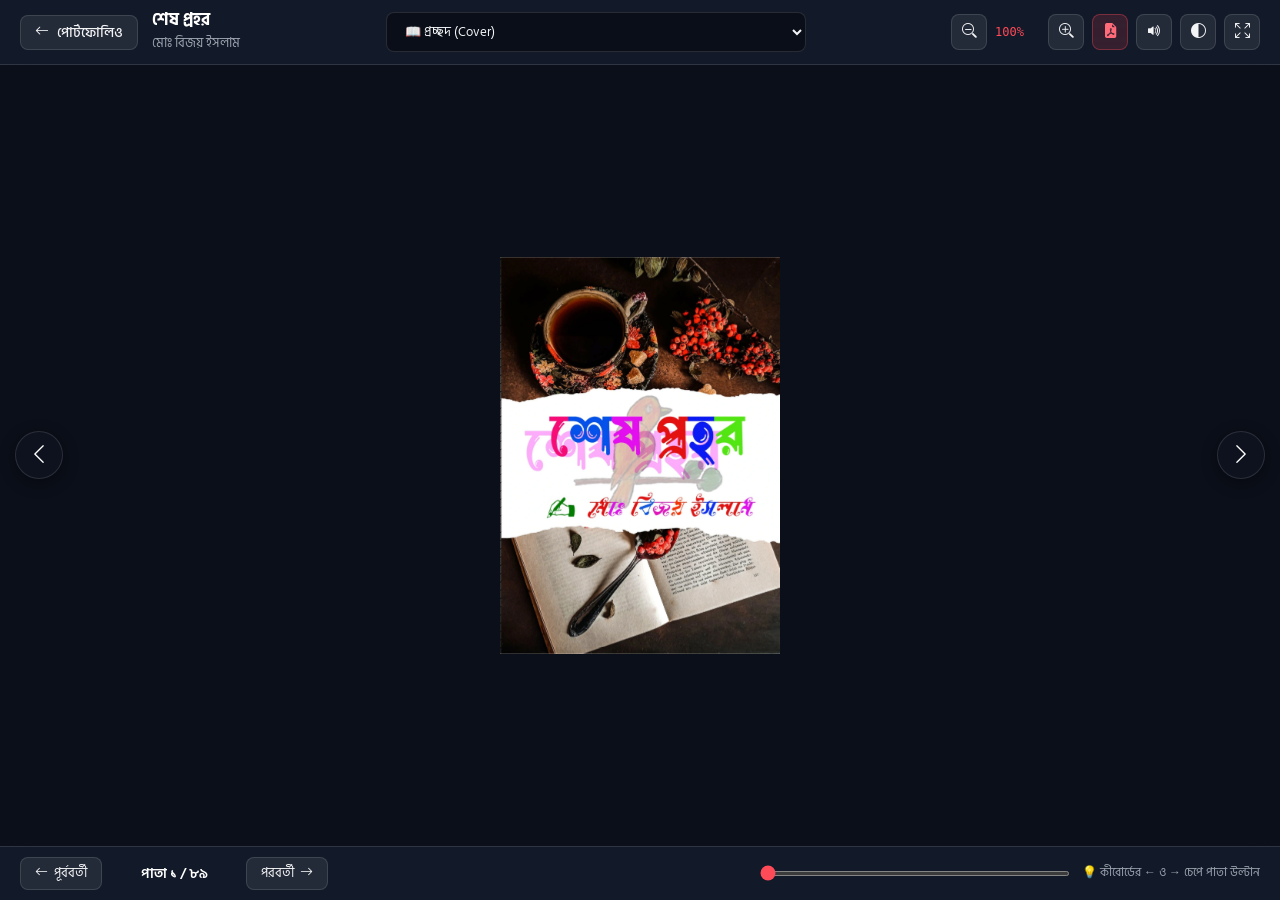
<file: book-reader.html>
<!DOCTYPE html>
<html lang="bn">
<head>
  <meta charset="utf-8">
  <meta content="width=device-width, initial-scale=1.0, maximum-scale=1.0, user-scalable=no" name="viewport">
  <title>শেষ প্রহর - মোঃ বিজয় ইসলাম | Ultra-HD 3D Flipbook</title>
  <meta name="description" content="শেষ প্রহর - লেখক মোঃ বিজয় ইসলাম (বিজয়)। জীবন, উপলব্ধি ও বিদায়ের বাস্তবমুখী অনুভূতির বই।">

  <!-- Favicons -->
  <link href="assets/img/favicon.png" rel="icon">
  <link href="assets/vendor/bootstrap/css/bootstrap.min.css" rel="stylesheet">
  <link href="assets/vendor/bootstrap-icons/bootstrap-icons.css" rel="stylesheet">
  <link href="https://fonts.googleapis.com/css2?family=Hind+Siliguri:wght@300;400;500;600;700&family=Outfit:wght@400;600;700&display=swap" rel="stylesheet">

  <style>
    :root {
      --bg-reader: #0b0f19;
      --card-bg: rgba(20, 27, 43, 0.92);
      --border-color: rgba(255, 255, 255, 0.12);
      --accent: #ff4a57;
      --accent-hover: #ff2a3b;
      --text-main: #f3f4f6;
      --text-muted: #9ca3af;
      --book-shadow: 0 25px 65px rgba(0, 0, 0, 0.8), 0 8px 30px rgba(0, 0, 0, 0.5);
    }

    [data-theme="sepia"] {
      --bg-reader: #251e18;
      --card-bg: rgba(42, 34, 27, 0.95);
      --border-color: rgba(230, 210, 180, 0.18);
      --accent: #d97706;
      --text-main: #fef3c7;
      --text-muted: #d5c4a1;
    }

    [data-theme="midnight"] {
      --bg-reader: #05050a;
      --card-bg: rgba(13, 14, 24, 0.95);
      --border-color: rgba(99, 102, 241, 0.25);
      --accent: #6366f1;
      --text-main: #e0e7ff;
      --text-muted: #818cf8;
    }

    * {
      box-sizing: border-box;
      margin: 0;
      padding: 0;
      -webkit-tap-highlight-color: transparent;
    }

    body {
      font-family: 'Hind Siliguri', sans-serif;
      background-color: var(--bg-reader);
      color: var(--text-main);
      min-height: 100vh;
      display: flex;
      flex-direction: column;
      overflow-x: hidden;
      transition: background-color 0.3s ease;
      user-select: none;
    }

    /* Top Navigation Toolbar */
    .reader-header {
      background: var(--card-bg);
      backdrop-filter: blur(18px);
      border-bottom: 1px solid var(--border-color);
      padding: 10px 20px;
      display: flex;
      align-items: center;
      justify-content: space-between;
      gap: 15px;
      z-index: 100;
      position: sticky;
      top: 0;
    }

    .header-left {
      display: flex;
      align-items: center;
      gap: 14px;
    }

    .btn-back {
      display: inline-flex;
      align-items: center;
      gap: 8px;
      color: var(--text-main);
      text-decoration: none;
      font-size: 14px;
      font-weight: 500;
      padding: 6px 14px;
      border-radius: 8px;
      background: rgba(255, 255, 255, 0.08);
      border: 1px solid var(--border-color);
      transition: all 0.2s;
    }

    .btn-back:hover {
      background: var(--accent);
      color: #fff;
      transform: translateX(-2px);
    }

    .book-meta-head h1 {
      font-size: 17px;
      font-weight: 700;
      margin: 0;
      color: #fff;
      display: flex;
      align-items: center;
      gap: 8px;
    }

    .book-meta-head span {
      font-size: 13px;
      color: var(--text-muted);
      font-weight: 400;
    }

    .header-center {
      flex: 1;
      max-width: 420px;
      display: flex;
      align-items: center;
      justify-content: center;
    }

    .toc-select {
      width: 100%;
      background: rgba(0, 0, 0, 0.4);
      border: 1px solid var(--border-color);
      color: var(--text-main);
      padding: 7px 14px;
      border-radius: 8px;
      font-size: 13px;
      font-family: 'Hind Siliguri', sans-serif;
      cursor: pointer;
      outline: none;
      transition: border-color 0.2s;
    }

    .toc-select:focus {
      border-color: var(--accent);
    }

    .toc-select option {
      background: #111827;
      color: #fff;
    }

    .header-right {
      display: flex;
      align-items: center;
      gap: 8px;
    }

    .tool-btn {
      background: rgba(255, 255, 255, 0.08);
      border: 1px solid var(--border-color);
      color: var(--text-main);
      width: 36px;
      height: 36px;
      border-radius: 8px;
      display: flex;
      align-items: center;
      justify-content: center;
      font-size: 15px;
      cursor: pointer;
      transition: all 0.2s;
      text-decoration: none;
    }

    .tool-btn:hover, .tool-btn.active {
      background: var(--accent);
      color: #fff;
    }

    .btn-pdf-download {
      background: rgba(255, 74, 87, 0.15);
      border-color: rgba(255, 74, 87, 0.35);
      color: #ff6b78;
    }

    .btn-pdf-download:hover {
      background: var(--accent);
      color: #fff;
    }

    /* Main Flipbook Stage */
    .reader-stage {
      flex: 1;
      display: flex;
      align-items: center;
      justify-content: center;
      padding: 20px 10px;
      position: relative;
      overflow: hidden;
      perspective: 2500px;
    }

    .flipbook-zoom-container {
      display: flex;
      align-items: center;
      justify-content: center;
      transition: transform 0.25s ease;
      transform-origin: center center;
    }

    .flipbook-wrapper {
      position: relative;
      filter: drop-shadow(var(--book-shadow));
    }

    #flipbook {
      margin: 0 auto;
      visibility: hidden;
    }

    #flipbook.ready {
      visibility: visible;
    }

    /* Page container & crisp image rendering */
    .page {
      background-color: #ffffff;
      overflow: hidden;
    }

    .page-content {
      width: 100%;
      height: 100%;
      position: relative;
      background-color: #ffffff;
      display: flex;
      align-items: center;
      justify-content: center;
    }

    .page-img {
      width: 100%;
      height: 100%;
      display: block;
      object-fit: fill;
      /* Ultra-crisp rendering */
      image-rendering: -webkit-optimize-contrast;
      image-rendering: crisp-edges;
      backface-visibility: hidden;
      -webkit-backface-visibility: hidden;
    }

    /* Side Nav Buttons */
    .nav-arrow {
      position: absolute;
      top: 50%;
      transform: translateY(-50%);
      width: 48px;
      height: 48px;
      background: rgba(15, 20, 32, 0.75);
      backdrop-filter: blur(8px);
      border: 1px solid var(--border-color);
      color: #fff;
      border-radius: 50%;
      display: flex;
      align-items: center;
      justify-content: center;
      font-size: 22px;
      cursor: pointer;
      z-index: 50;
      transition: all 0.2s;
      box-shadow: 0 4px 15px rgba(0, 0, 0, 0.4);
    }

    .nav-arrow:hover {
      background: var(--accent);
      transform: translateY(-50%) scale(1.1);
    }

    .nav-arrow.prev-arrow { left: 15px; }
    .nav-arrow.next-arrow { right: 15px; }

    /* Bottom Control Bar */
    .reader-footer {
      background: var(--card-bg);
      backdrop-filter: blur(18px);
      border-top: 1px solid var(--border-color);
      padding: 10px 20px;
      display: flex;
      align-items: center;
      justify-content: space-between;
      gap: 20px;
      z-index: 100;
    }

    .page-controls {
      display: flex;
      align-items: center;
      gap: 12px;
    }

    .btn-step {
      background: rgba(255, 255, 255, 0.08);
      border: 1px solid var(--border-color);
      color: var(--text-main);
      padding: 6px 14px;
      border-radius: 8px;
      font-size: 13px;
      font-family: inherit;
      cursor: pointer;
      display: flex;
      align-items: center;
      gap: 6px;
      transition: all 0.2s;
    }

    .btn-step:hover:not(:disabled) {
      background: var(--accent);
      color: #fff;
    }

    .btn-step:disabled {
      opacity: 0.4;
      cursor: not-allowed;
    }

    .page-indicator {
      font-size: 14px;
      font-weight: 600;
      color: #fff;
      min-width: 120px;
      text-align: center;
    }

    .slider-wrap {
      flex: 1;
      max-width: 500px;
      display: flex;
      align-items: center;
      gap: 12px;
    }

    .page-slider {
      flex: 1;
      accent-color: var(--accent);
      height: 5px;
      background: rgba(255, 255, 255, 0.15);
      border-radius: 5px;
      cursor: pointer;
    }

    .zoom-level-text {
      font-size: 12px;
      font-family: monospace;
      color: var(--accent);
      min-width: 45px;
    }

    /* Loading Overlay */
    .book-loader {
      position: absolute;
      inset: 0;
      background: var(--bg-reader);
      display: flex;
      flex-direction: column;
      align-items: center;
      justify-content: center;
      gap: 15px;
      z-index: 200;
      transition: opacity 0.4s;
    }

    .spinner {
      width: 48px;
      height: 48px;
      border: 3px solid rgba(255, 255, 255, 0.1);
      border-top-color: var(--accent);
      border-radius: 50%;
      animation: spin 0.8s linear infinite;
    }

    @keyframes spin {
      to { transform: rotate(360deg); }
    }

    /* Mobile Responsive Adjustments */
    @media (max-width: 768px) {
      .reader-header {
        padding: 8px 12px;
        flex-wrap: wrap;
      }
      .book-meta-head span { display: none; }
      .header-center {
        order: 3;
        max-width: 100%;
        width: 100%;
        margin-top: 6px;
      }
      .nav-arrow { display: none; }
      .slider-wrap { display: none; }
      .reader-footer {
        padding: 8px 12px;
        justify-content: center;
      }
    }
  </style>
</head>
<body data-theme="dark">

  <!-- Loader -->
  <div class="book-loader" id="loader">
    <div class="spinner"></div>
    <p style="font-size: 15px; font-weight: 500;">বইটির পাতা প্রস্তুত হচ্ছে... শেষ প্রহর</p>
  </div>

  <!-- Header -->
  <header class="reader-header">
    <div class="header-left">
      <a href="index.html#book" class="btn-back">
        <i class="bi bi-arrow-left"></i> <span>পোর্টফোলিও</span>
      </a>
      <div class="book-meta-head">
        <h1>শেষ প্রহর</h1>
        <span>মোঃ বিজয় ইসলাম</span>
      </div>
    </div>

    <div class="header-center">
      <select class="toc-select" id="tocSelect" title="সূচিপত্র">
        <option value="0">📖 প্রচ্ছদ (Cover)</option>
        <option value="2">✍️ লেখকের কিছু কথা (পৃষ্ঠা ১)</option>
        <option value="3">🏛️ প্রকাশনী ও প্রাপ্তিস্থান (পৃষ্ঠা ২)</option>
        <option value="5">পাঠ ০১: এটাই কি বিদায় ! আর কি ফিরব না? (পৃষ্ঠা ৪)</option>
        <option value="18">পাঠ ০২: আমরা কি আসলেই স্বাধীন! (পৃষ্ঠা ১৭)</option>
        <option value="27">পাঠ ০৩: নারী-পুরুষের মধ্যে কে বেশি স্বাধীন? (পৃষ্ঠা ২৬)</option>
        <option value="47">পাঠ ০৪: আমরা মানুষ নাকি ব্যবসায়ী! (পৃষ্ঠা ৪৬)</option>
        <option value="54">পাঠ ০৫: আমাদের সমাজচিত্র! (পৃষ্ঠা ৫৩)</option>
        <option value="65">পাঠ ০৬: হয়তো তুমি তোমারই মত (পৃষ্ঠা ৬৪)</option>
        <option value="82">পাঠ ০৭: সুখ কী? (পৃষ্ঠা ৮১)</option>
        <option value="88">📕 শেষ প্রচ্ছদ (Back Cover)</option>
      </select>
    </div>

    <div class="header-right">
      <button class="tool-btn" id="zoomOut" title="জুম আউট (-)">
        <i class="bi bi-zoom-out"></i>
      </button>
      <span class="zoom-level-text" id="zoomLevel">100%</span>
      <button class="tool-btn" id="zoomIn" title="জুম ইন (+)">
        <i class="bi bi-zoom-in"></i>
      </button>

      <a href="assets/book/shesh-prohor.pdf" target="_blank" download="Shesh-Prohor-By-Md-Bijoy-Islam.pdf" class="tool-btn btn-pdf-download" title="অরিজিনাল ভেক্টর PDF ডাউনলোড">
        <i class="bi bi-file-earmark-pdf-fill"></i>
      </a>

      <button class="tool-btn" id="soundToggle" title="শব্দ অন/অফ (Sound Effect)">
        <i class="bi bi-volume-up-fill" id="soundIcon"></i>
      </button>
      <button class="tool-btn" id="themeToggle" title="থিম পরিবর্তন">
        <i class="bi bi-circle-half"></i>
      </button>
      <button class="tool-btn" id="fullscreenToggle" title="ফুলস্ক্রিন">
        <i class="bi bi-arrows-fullscreen"></i>
      </button>
    </div>
  </header>

  <!-- Reader Stage -->
  <main class="reader-stage">
    <button class="nav-arrow prev-arrow" id="prevArrow" title="পূর্ববর্তী পাতা">
      <i class="bi bi-chevron-left"></i>
    </button>

    <div class="flipbook-zoom-container" id="zoomContainer">
      <div class="flipbook-wrapper">
        <div id="flipbook">
        <div class="page" data-density="hard">
          <div class="page-content">
            <img src="assets/img/book/page_000.webp" class="page-img" alt="Cover" loading="lazy">
          </div>
        </div>
        <div class="page">
          <div class="page-content">
            <img src="assets/img/book/page_001.webp" class="page-img" alt="Page 1" loading="lazy">
          </div>
        </div>
        <div class="page">
          <div class="page-content">
            <img src="assets/img/book/page_002.webp" class="page-img" alt="Page 2" loading="lazy">
          </div>
        </div>
        <div class="page">
          <div class="page-content">
            <img src="assets/img/book/page_003.webp" class="page-img" alt="Page 3" loading="lazy">
          </div>
        </div>
        <div class="page">
          <div class="page-content">
            <img src="assets/img/book/page_004.webp" class="page-img" alt="Page 4" loading="lazy">
          </div>
        </div>
        <div class="page">
          <div class="page-content">
            <img src="assets/img/book/page_005.webp" class="page-img" alt="Page 5" loading="lazy">
          </div>
        </div>
        <div class="page">
          <div class="page-content">
            <img src="assets/img/book/page_006.webp" class="page-img" alt="Page 6" loading="lazy">
          </div>
        </div>
        <div class="page">
          <div class="page-content">
            <img src="assets/img/book/page_007.webp" class="page-img" alt="Page 7" loading="lazy">
          </div>
        </div>
        <div class="page">
          <div class="page-content">
            <img src="assets/img/book/page_008.webp" class="page-img" alt="Page 8" loading="lazy">
          </div>
        </div>
        <div class="page">
          <div class="page-content">
            <img src="assets/img/book/page_009.webp" class="page-img" alt="Page 9" loading="lazy">
          </div>
        </div>
        <div class="page">
          <div class="page-content">
            <img src="assets/img/book/page_010.webp" class="page-img" alt="Page 10" loading="lazy">
          </div>
        </div>
        <div class="page">
          <div class="page-content">
            <img src="assets/img/book/page_011.webp" class="page-img" alt="Page 11" loading="lazy">
          </div>
        </div>
        <div class="page">
          <div class="page-content">
            <img src="assets/img/book/page_012.webp" class="page-img" alt="Page 12" loading="lazy">
          </div>
        </div>
        <div class="page">
          <div class="page-content">
            <img src="assets/img/book/page_013.webp" class="page-img" alt="Page 13" loading="lazy">
          </div>
        </div>
        <div class="page">
          <div class="page-content">
            <img src="assets/img/book/page_014.webp" class="page-img" alt="Page 14" loading="lazy">
          </div>
        </div>
        <div class="page">
          <div class="page-content">
            <img src="assets/img/book/page_015.webp" class="page-img" alt="Page 15" loading="lazy">
          </div>
        </div>
        <div class="page">
          <div class="page-content">
            <img src="assets/img/book/page_016.webp" class="page-img" alt="Page 16" loading="lazy">
          </div>
        </div>
        <div class="page">
          <div class="page-content">
            <img src="assets/img/book/page_017.webp" class="page-img" alt="Page 17" loading="lazy">
          </div>
        </div>
        <div class="page">
          <div class="page-content">
            <img src="assets/img/book/page_018.webp" class="page-img" alt="Page 18" loading="lazy">
          </div>
        </div>
        <div class="page">
          <div class="page-content">
            <img src="assets/img/book/page_019.webp" class="page-img" alt="Page 19" loading="lazy">
          </div>
        </div>
        <div class="page">
          <div class="page-content">
            <img src="assets/img/book/page_020.webp" class="page-img" alt="Page 20" loading="lazy">
          </div>
        </div>
        <div class="page">
          <div class="page-content">
            <img src="assets/img/book/page_021.webp" class="page-img" alt="Page 21" loading="lazy">
          </div>
        </div>
        <div class="page">
          <div class="page-content">
            <img src="assets/img/book/page_022.webp" class="page-img" alt="Page 22" loading="lazy">
          </div>
        </div>
        <div class="page">
          <div class="page-content">
            <img src="assets/img/book/page_023.webp" class="page-img" alt="Page 23" loading="lazy">
          </div>
        </div>
        <div class="page">
          <div class="page-content">
            <img src="assets/img/book/page_024.webp" class="page-img" alt="Page 24" loading="lazy">
          </div>
        </div>
        <div class="page">
          <div class="page-content">
            <img src="assets/img/book/page_025.webp" class="page-img" alt="Page 25" loading="lazy">
          </div>
        </div>
        <div class="page">
          <div class="page-content">
            <img src="assets/img/book/page_026.webp" class="page-img" alt="Page 26" loading="lazy">
          </div>
        </div>
        <div class="page">
          <div class="page-content">
            <img src="assets/img/book/page_027.webp" class="page-img" alt="Page 27" loading="lazy">
          </div>
        </div>
        <div class="page">
          <div class="page-content">
            <img src="assets/img/book/page_028.webp" class="page-img" alt="Page 28" loading="lazy">
          </div>
        </div>
        <div class="page">
          <div class="page-content">
            <img src="assets/img/book/page_029.webp" class="page-img" alt="Page 29" loading="lazy">
          </div>
        </div>
        <div class="page">
          <div class="page-content">
            <img src="assets/img/book/page_030.webp" class="page-img" alt="Page 30" loading="lazy">
          </div>
        </div>
        <div class="page">
          <div class="page-content">
            <img src="assets/img/book/page_031.webp" class="page-img" alt="Page 31" loading="lazy">
          </div>
        </div>
        <div class="page">
          <div class="page-content">
            <img src="assets/img/book/page_032.webp" class="page-img" alt="Page 32" loading="lazy">
          </div>
        </div>
        <div class="page">
          <div class="page-content">
            <img src="assets/img/book/page_033.webp" class="page-img" alt="Page 33" loading="lazy">
          </div>
        </div>
        <div class="page">
          <div class="page-content">
            <img src="assets/img/book/page_034.webp" class="page-img" alt="Page 34" loading="lazy">
          </div>
        </div>
        <div class="page">
          <div class="page-content">
            <img src="assets/img/book/page_035.webp" class="page-img" alt="Page 35" loading="lazy">
          </div>
        </div>
        <div class="page">
          <div class="page-content">
            <img src="assets/img/book/page_036.webp" class="page-img" alt="Page 36" loading="lazy">
          </div>
        </div>
        <div class="page">
          <div class="page-content">
            <img src="assets/img/book/page_037.webp" class="page-img" alt="Page 37" loading="lazy">
          </div>
        </div>
        <div class="page">
          <div class="page-content">
            <img src="assets/img/book/page_038.webp" class="page-img" alt="Page 38" loading="lazy">
          </div>
        </div>
        <div class="page">
          <div class="page-content">
            <img src="assets/img/book/page_039.webp" class="page-img" alt="Page 39" loading="lazy">
          </div>
        </div>
        <div class="page">
          <div class="page-content">
            <img src="assets/img/book/page_040.webp" class="page-img" alt="Page 40" loading="lazy">
          </div>
        </div>
        <div class="page">
          <div class="page-content">
            <img src="assets/img/book/page_041.webp" class="page-img" alt="Page 41" loading="lazy">
          </div>
        </div>
        <div class="page">
          <div class="page-content">
            <img src="assets/img/book/page_042.webp" class="page-img" alt="Page 42" loading="lazy">
          </div>
        </div>
        <div class="page">
          <div class="page-content">
            <img src="assets/img/book/page_043.webp" class="page-img" alt="Page 43" loading="lazy">
          </div>
        </div>
        <div class="page">
          <div class="page-content">
            <img src="assets/img/book/page_044.webp" class="page-img" alt="Page 44" loading="lazy">
          </div>
        </div>
        <div class="page">
          <div class="page-content">
            <img src="assets/img/book/page_045.webp" class="page-img" alt="Page 45" loading="lazy">
          </div>
        </div>
        <div class="page">
          <div class="page-content">
            <img src="assets/img/book/page_046.webp" class="page-img" alt="Page 46" loading="lazy">
          </div>
        </div>
        <div class="page">
          <div class="page-content">
            <img src="assets/img/book/page_047.webp" class="page-img" alt="Page 47" loading="lazy">
          </div>
        </div>
        <div class="page">
          <div class="page-content">
            <img src="assets/img/book/page_048.webp" class="page-img" alt="Page 48" loading="lazy">
          </div>
        </div>
        <div class="page">
          <div class="page-content">
            <img src="assets/img/book/page_049.webp" class="page-img" alt="Page 49" loading="lazy">
          </div>
        </div>
        <div class="page">
          <div class="page-content">
            <img src="assets/img/book/page_050.webp" class="page-img" alt="Page 50" loading="lazy">
          </div>
        </div>
        <div class="page">
          <div class="page-content">
            <img src="assets/img/book/page_051.webp" class="page-img" alt="Page 51" loading="lazy">
          </div>
        </div>
        <div class="page">
          <div class="page-content">
            <img src="assets/img/book/page_052.webp" class="page-img" alt="Page 52" loading="lazy">
          </div>
        </div>
        <div class="page">
          <div class="page-content">
            <img src="assets/img/book/page_053.webp" class="page-img" alt="Page 53" loading="lazy">
          </div>
        </div>
        <div class="page">
          <div class="page-content">
            <img src="assets/img/book/page_054.webp" class="page-img" alt="Page 54" loading="lazy">
          </div>
        </div>
        <div class="page">
          <div class="page-content">
            <img src="assets/img/book/page_055.webp" class="page-img" alt="Page 55" loading="lazy">
          </div>
        </div>
        <div class="page">
          <div class="page-content">
            <img src="assets/img/book/page_056.webp" class="page-img" alt="Page 56" loading="lazy">
          </div>
        </div>
        <div class="page">
          <div class="page-content">
            <img src="assets/img/book/page_057.webp" class="page-img" alt="Page 57" loading="lazy">
          </div>
        </div>
        <div class="page">
          <div class="page-content">
            <img src="assets/img/book/page_058.webp" class="page-img" alt="Page 58" loading="lazy">
          </div>
        </div>
        <div class="page">
          <div class="page-content">
            <img src="assets/img/book/page_059.webp" class="page-img" alt="Page 59" loading="lazy">
          </div>
        </div>
        <div class="page">
          <div class="page-content">
            <img src="assets/img/book/page_060.webp" class="page-img" alt="Page 60" loading="lazy">
          </div>
        </div>
        <div class="page">
          <div class="page-content">
            <img src="assets/img/book/page_061.webp" class="page-img" alt="Page 61" loading="lazy">
          </div>
        </div>
        <div class="page">
          <div class="page-content">
            <img src="assets/img/book/page_062.webp" class="page-img" alt="Page 62" loading="lazy">
          </div>
        </div>
        <div class="page">
          <div class="page-content">
            <img src="assets/img/book/page_063.webp" class="page-img" alt="Page 63" loading="lazy">
          </div>
        </div>
        <div class="page">
          <div class="page-content">
            <img src="assets/img/book/page_064.webp" class="page-img" alt="Page 64" loading="lazy">
          </div>
        </div>
        <div class="page">
          <div class="page-content">
            <img src="assets/img/book/page_065.webp" class="page-img" alt="Page 65" loading="lazy">
          </div>
        </div>
        <div class="page">
          <div class="page-content">
            <img src="assets/img/book/page_066.webp" class="page-img" alt="Page 66" loading="lazy">
          </div>
        </div>
        <div class="page">
          <div class="page-content">
            <img src="assets/img/book/page_067.webp" class="page-img" alt="Page 67" loading="lazy">
          </div>
        </div>
        <div class="page">
          <div class="page-content">
            <img src="assets/img/book/page_068.webp" class="page-img" alt="Page 68" loading="lazy">
          </div>
        </div>
        <div class="page">
          <div class="page-content">
            <img src="assets/img/book/page_069.webp" class="page-img" alt="Page 69" loading="lazy">
          </div>
        </div>
        <div class="page">
          <div class="page-content">
            <img src="assets/img/book/page_070.webp" class="page-img" alt="Page 70" loading="lazy">
          </div>
        </div>
        <div class="page">
          <div class="page-content">
            <img src="assets/img/book/page_071.webp" class="page-img" alt="Page 71" loading="lazy">
          </div>
        </div>
        <div class="page">
          <div class="page-content">
            <img src="assets/img/book/page_072.webp" class="page-img" alt="Page 72" loading="lazy">
          </div>
        </div>
        <div class="page">
          <div class="page-content">
            <img src="assets/img/book/page_073.webp" class="page-img" alt="Page 73" loading="lazy">
          </div>
        </div>
        <div class="page">
          <div class="page-content">
            <img src="assets/img/book/page_074.webp" class="page-img" alt="Page 74" loading="lazy">
          </div>
        </div>
        <div class="page">
          <div class="page-content">
            <img src="assets/img/book/page_075.webp" class="page-img" alt="Page 75" loading="lazy">
          </div>
        </div>
        <div class="page">
          <div class="page-content">
            <img src="assets/img/book/page_076.webp" class="page-img" alt="Page 76" loading="lazy">
          </div>
        </div>
        <div class="page">
          <div class="page-content">
            <img src="assets/img/book/page_077.webp" class="page-img" alt="Page 77" loading="lazy">
          </div>
        </div>
        <div class="page">
          <div class="page-content">
            <img src="assets/img/book/page_078.webp" class="page-img" alt="Page 78" loading="lazy">
          </div>
        </div>
        <div class="page">
          <div class="page-content">
            <img src="assets/img/book/page_079.webp" class="page-img" alt="Page 79" loading="lazy">
          </div>
        </div>
        <div class="page">
          <div class="page-content">
            <img src="assets/img/book/page_080.webp" class="page-img" alt="Page 80" loading="lazy">
          </div>
        </div>
        <div class="page">
          <div class="page-content">
            <img src="assets/img/book/page_081.webp" class="page-img" alt="Page 81" loading="lazy">
          </div>
        </div>
        <div class="page">
          <div class="page-content">
            <img src="assets/img/book/page_082.webp" class="page-img" alt="Page 82" loading="lazy">
          </div>
        </div>
        <div class="page">
          <div class="page-content">
            <img src="assets/img/book/page_083.webp" class="page-img" alt="Page 83" loading="lazy">
          </div>
        </div>
        <div class="page">
          <div class="page-content">
            <img src="assets/img/book/page_084.webp" class="page-img" alt="Page 84" loading="lazy">
          </div>
        </div>
        <div class="page">
          <div class="page-content">
            <img src="assets/img/book/page_085.webp" class="page-img" alt="Page 85" loading="lazy">
          </div>
        </div>
        <div class="page">
          <div class="page-content">
            <img src="assets/img/book/page_086.webp" class="page-img" alt="Page 86" loading="lazy">
          </div>
        </div>
        <div class="page">
          <div class="page-content">
            <img src="assets/img/book/page_087.webp" class="page-img" alt="Page 87" loading="lazy">
          </div>
        </div>
        <div class="page" data-density="hard">
          <div class="page-content">
            <img src="assets/img/book/page_088.webp" class="page-img" alt="Back Cover" loading="lazy">
          </div>
        </div>
        </div>
      </div>
    </div>

    <button class="nav-arrow next-arrow" id="nextArrow" title="পরবর্তী পাতা">
      <i class="bi bi-chevron-right"></i>
    </button>
  </main>

  <!-- Footer Controls -->
  <footer class="reader-footer">
    <div class="page-controls">
      <button class="btn-step" id="prevBtn">
        <i class="bi bi-arrow-left"></i> পূর্ববর্তী
      </button>
      <div class="page-indicator" id="pageIndicator">পাতা ১ / ৮৯</div>
      <button class="btn-step" id="nextBtn">
        পরবর্তী <i class="bi bi-arrow-right"></i>
      </button>
    </div>

    <div class="slider-wrap">
      <input type="range" class="page-slider" id="pageSlider" min="0" max="88" value="0">
      <span class="hint-text" style="font-size: 12px; color: var(--text-muted);">💡 কীবোর্ডের ← ও → চেপে পাতা উল্টান</span>
    </div>
  </footer>

  <!-- Page Flip Library -->
  <script src="assets/vendor/page-flip/page-flip.browser.js"></script>

  <script>
    const TOTAL_PAGES = 89;
    let soundEnabled = true;
    let audioCtx = null;
    let currentZoom = 1.0;

    // Realistic paper rustle sound generator via Web Audio API
    function playPaperSound() {
      if (!soundEnabled) return;
      try {
        if (!audioCtx) {
          audioCtx = new (window.AudioContext || window.webkitAudioContext)();
        }
        if (audioCtx.state === 'suspended') {
          audioCtx.resume();
        }

        const bufferSize = audioCtx.sampleRate * 0.15;
        const buffer = audioCtx.createBuffer(1, bufferSize, audioCtx.sampleRate);
        const data = buffer.getChannelData(0);
        for (let i = 0; i < bufferSize; i++) {
          data[i] = Math.random() * 2 - 1;
        }

        const noise = audioCtx.createBufferSource();
        noise.buffer = buffer;

        const filter = audioCtx.createBiquadFilter();
        filter.type = 'bandpass';
        filter.frequency.setValueAtTime(1200, audioCtx.currentTime);
        filter.Q.setValueAtTime(2.5, audioCtx.currentTime);

        const gain = audioCtx.createGain();
        gain.gain.setValueAtTime(0.01, audioCtx.currentTime);
        gain.gain.exponentialRampToValueAtTime(0.25, audioCtx.currentTime + 0.04);
        gain.gain.exponentialRampToValueAtTime(0.001, audioCtx.currentTime + 0.15);

        noise.connect(filter);
        filter.connect(gain);
        gain.connect(audioCtx.destination);

        noise.start();
      } catch (e) {
        console.warn("Audio not initialized:", e);
      }
    }

    document.addEventListener("DOMContentLoaded", function () {
      const flipbookEl = document.getElementById("flipbook");
      const zoomContainer = document.getElementById("zoomContainer");
      const pageIndicator = document.getElementById("pageIndicator");
      const pageSlider = document.getElementById("pageSlider");
      const prevBtn = document.getElementById("prevBtn");
      const nextBtn = document.getElementById("nextBtn");
      const prevArrow = document.getElementById("prevArrow");
      const nextArrow = document.getElementById("nextArrow");
      const tocSelect = document.getElementById("tocSelect");
      const loader = document.getElementById("loader");
      const zoomIn = document.getElementById("zoomIn");
      const zoomOut = document.getElementById("zoomOut");
      const zoomLevel = document.getElementById("zoomLevel");

      // High-resolution base dimension settings for Ultra-HD rendering
      const isMobile = window.innerWidth <= 768;
      const baseWidth = isMobile ? Math.min(window.innerWidth - 24, 440) : 560;
      const baseHeight = isMobile ? Math.floor(baseWidth * 1.418) : 794;

      const pageFlip = new St.PageFlip(flipbookEl, {
        width: baseWidth,
        height: baseHeight,
        size: "stretch",
        minWidth: 280,
        maxWidth: 1100,
        minHeight: 400,
        maxHeight: 1560,
        maxShadowOpacity: 0.5,
        showCover: true,
        mobileScrollSupport: false,
        useMouseEvents: true,
        swipeDistance: 25,
        drawShadow: true
      });

      // Load from real HTML DOM elements for native GPU rendering & zero blur
      pageFlip.loadFromHTML(document.querySelectorAll(".page"));

      pageFlip.on("init", () => {
        flipbookEl.classList.add("ready");
        setTimeout(() => {
          loader.style.opacity = "0";
          setTimeout(() => loader.style.display = "none", 400);
        }, 200);
      });

      pageFlip.on("flip", (e) => {
        playPaperSound();
        const current = e.data;
        updateUI(current);
      });

      function updateUI(pageNum) {
        pageSlider.value = pageNum;
        if (pageNum === 0) {
          pageIndicator.innerText = `প্রচ্ছদ`;
        } else if (pageNum >= TOTAL_PAGES - 1) {
          pageIndicator.innerText = `শেষ প্রচ্ছদ`;
        } else {
          pageIndicator.innerText = `পৃষ্ঠা ${pageNum} / ${TOTAL_PAGES - 1}`;
        }

        prevBtn.disabled = pageNum <= 0;
        nextBtn.disabled = pageNum >= TOTAL_PAGES - 1;

        // Auto select nearest TOC option
        const options = Array.from(tocSelect.options);
        for (let i = options.length - 1; i >= 0; i--) {
          if (pageNum >= parseInt(options[i].value, 10)) {
            tocSelect.selectedIndex = i;
            break;
          }
        }
      }

      // Zoom Controls
      function applyZoom(delta) {
        currentZoom = Math.min(Math.max(currentZoom + delta, 0.8), 1.8);
        zoomContainer.style.transform = `scale(${currentZoom})`;
        zoomLevel.innerText = `${Math.round(currentZoom * 100)}%`;
      }

      zoomIn.addEventListener("click", () => applyZoom(0.15));
      zoomOut.addEventListener("click", () => applyZoom(-0.15));
      zoomLevel.addEventListener("click", () => {
        currentZoom = 1.0;
        zoomContainer.style.transform = `scale(1.0)`;
        zoomLevel.innerText = `100%`;
      });

      // Prev / Next actions
      prevBtn.addEventListener("click", () => pageFlip.flipPrev());
      nextBtn.addEventListener("click", () => pageFlip.flipNext());
      prevArrow.addEventListener("click", () => pageFlip.flipPrev());
      nextArrow.addEventListener("click", () => pageFlip.flipNext());

      // Slider jump
      pageSlider.addEventListener("input", (e) => {
        const target = parseInt(e.target.value, 10);
        pageFlip.flip(target);
      });

      // Table of Contents jump
      tocSelect.addEventListener("change", (e) => {
        const target = parseInt(e.target.value, 10);
        pageFlip.flip(target);
      });

      // Keyboard navigation
      window.addEventListener("keydown", (e) => {
        if (e.key === "ArrowLeft") pageFlip.flipPrev();
        if (e.key === "ArrowRight") pageFlip.flipNext();
      });

      // Sound Toggle
      const soundToggle = document.getElementById("soundToggle");
      const soundIcon = document.getElementById("soundIcon");
      soundToggle.addEventListener("click", () => {
        soundEnabled = !soundEnabled;
        if (soundEnabled) {
          soundIcon.className = "bi bi-volume-up-fill";
          playPaperSound();
        } else {
          soundIcon.className = "bi bi-volume-mute-fill";
        }
      });

      // Theme toggle (dark -> sepia -> midnight -> dark)
      const themes = ["dark", "sepia", "midnight"];
      let themeIdx = 0;
      document.getElementById("themeToggle").addEventListener("click", () => {
        themeIdx = (themeIdx + 1) % themes.length;
        document.body.setAttribute("data-theme", themes[themeIdx]);
      });

      // Fullscreen Toggle
      document.getElementById("fullscreenToggle").addEventListener("click", () => {
        if (!document.fullscreenElement) {
          document.documentElement.requestFullscreen().catch(() => {});
        } else {
          document.exitFullscreen().catch(() => {});
        }
      });
    });
  </script>
</body>
</html>
</file>
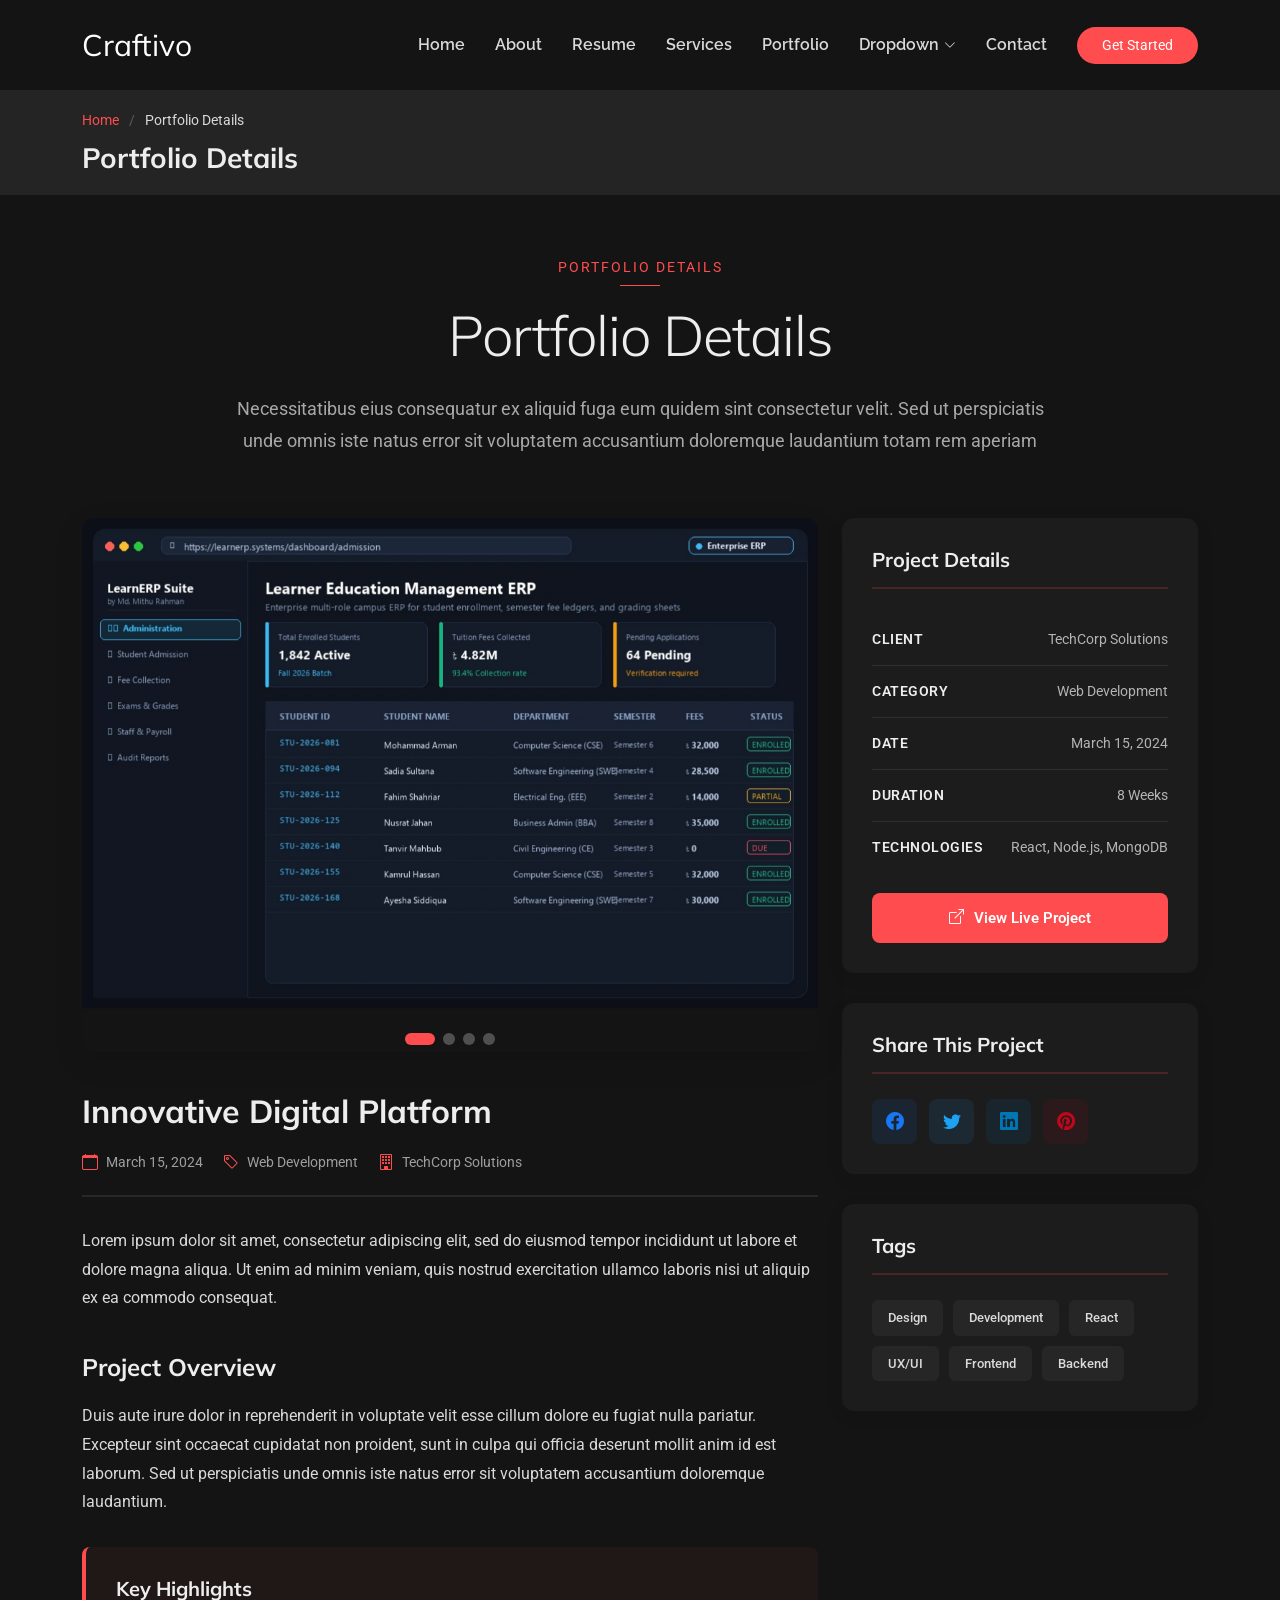
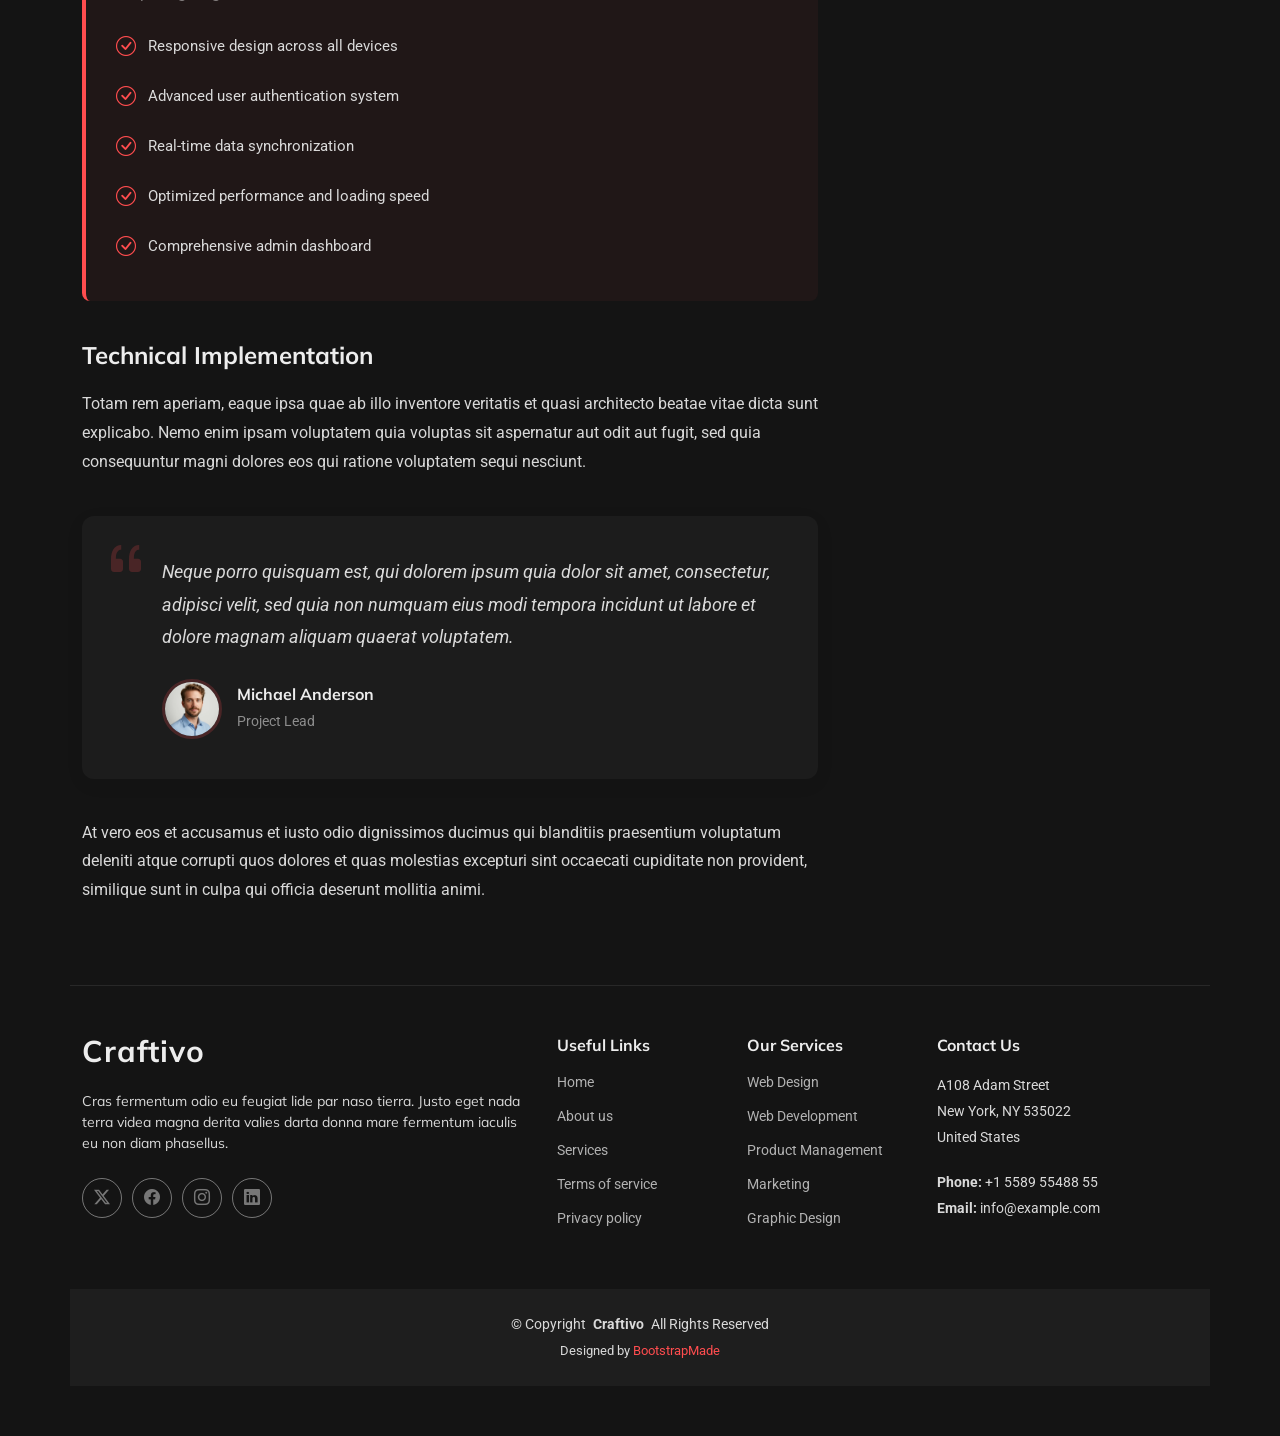
<file: portfolio-details.html>
<!DOCTYPE html>
<html lang="en">

<head>
  <meta charset="utf-8">
  <meta content="width=device-width, initial-scale=1.0" name="viewport">
  <title>Portfolio Details - Craftivo Bootstrap Template</title>
  <meta name="description" content="">
  <meta name="keywords" content="">

  <!-- Favicons -->
  <link href="assets/img/favicon.png" rel="icon">
  <link href="assets/img/apple-touch-icon.png" rel="apple-touch-icon">

  <!-- Fonts -->
  <link href="https://fonts.googleapis.com" rel="preconnect">
  <link href="https://fonts.gstatic.com" rel="preconnect" crossorigin>
  <link href="https://fonts.googleapis.com/css2?family=Roboto:ital,wght@0,100;0,300;0,400;0,500;0,700;0,900;1,100;1,300;1,400;1,500;1,700;1,900&family=Raleway:ital,wght@0,100;0,200;0,300;0,400;0,500;0,600;0,700;0,800;0,900;1,100;1,200;1,300;1,400;1,500;1,600;1,700;1,800;1,900&family=Mulish:ital,wght@0,200;0,300;0,400;0,500;0,600;0,700;0,800;0,900;1,200;1,300;1,400;1,500;1,600;1,700;1,800;1,900&display=swap" rel="stylesheet">

  <!-- Vendor CSS Files -->
  <link href="assets/vendor/bootstrap/css/bootstrap.min.css" rel="stylesheet">
  <link href="assets/vendor/bootstrap-icons/bootstrap-icons.css" rel="stylesheet">
  <link href="assets/vendor/aos/aos.css" rel="stylesheet">
  <link href="assets/vendor/glightbox/css/glightbox.min.css" rel="stylesheet">
  <link href="assets/vendor/swiper/swiper-bundle.min.css" rel="stylesheet">

  <!-- Main CSS File -->
  <link href="assets/css/main.css" rel="stylesheet">

  <!-- =======================================================
  * Template Name: Craftivo
  * Template URL: https://bootstrapmade.com/craftivo-bootstrap-portfolio-template/
  * Updated: Oct 04 2025 with Bootstrap v5.3.8
  * Author: BootstrapMade.com
  * License: https://bootstrapmade.com/license/
  ======================================================== -->
</head>

<body class="portfolio-details-page">

  <header id="header" class="header d-flex align-items-center sticky-top">
    <div class="container-fluid container-xl position-relative d-flex align-items-center">

      <a href="index.html" class="logo d-flex align-items-center me-auto">
        <!-- Uncomment the line below if you also wish to use an image logo -->
        <!-- <img src="assets/img/logo.webp" alt=""> -->
        <h1 class="sitename">Craftivo</h1>
      </a>

      <nav id="navmenu" class="navmenu">
        <ul>
          <li><a href="#hero">Home</a></li>
          <li><a href="#about">About</a></li>
          <li><a href="#resume">Resume</a></li>
          <li><a href="#services">Services</a></li>
          <li><a href="#portfolio">Portfolio</a></li>
          <li class="dropdown"><a href="#"><span>Dropdown</span> <i class="bi bi-chevron-down toggle-dropdown"></i></a>
            <ul>
              <li><a href="#">Dropdown 1</a></li>
              <li class="dropdown"><a href="#"><span>Deep Dropdown</span> <i class="bi bi-chevron-down toggle-dropdown"></i></a>
                <ul>
                  <li><a href="#">Deep Dropdown 1</a></li>
                  <li><a href="#">Deep Dropdown 2</a></li>
                  <li><a href="#">Deep Dropdown 3</a></li>
                  <li><a href="#">Deep Dropdown 4</a></li>
                  <li><a href="#">Deep Dropdown 5</a></li>
                </ul>
              </li>
              <li><a href="#">Dropdown 2</a></li>
              <li><a href="#">Dropdown 3</a></li>
              <li><a href="#">Dropdown 4</a></li>
            </ul>
          </li>
          <li><a href="#contact">Contact</a></li>
        </ul>
        <i class="mobile-nav-toggle d-xl-none bi bi-list"></i>
      </nav>

      <a class="btn-getstarted" href="#about">Get Started</a>

    </div>
  </header>

  <main class="main">

    <!-- Page Title -->
    <div class="page-title light-background">
      <div class="container">
        <nav class="breadcrumbs">
          <ol>
            <li><a href="index.html">Home</a></li>
            <li class="current">Portfolio Details</li>
          </ol>
        </nav>
        <h1>Portfolio Details</h1>
      </div>
    </div><!-- End Page Title -->

    <!-- Portfolio Details Section -->
    <section id="portfolio-details" class="portfolio-details section">

      <!-- Section Title -->
      <div class="container section-title" data-aos="fade-up">
        <span class="subtitle">Portfolio Details</span>
        <h2>Portfolio Details</h2>
        <p>Necessitatibus eius consequatur ex aliquid fuga eum quidem sint consectetur velit. Sed ut perspiciatis unde omnis iste natus error sit voluptatem accusantium doloremque laudantium totam rem aperiam</p>
      </div><!-- End Section Title -->

      <div class="container" data-aos="fade-up" data-aos-delay="100">

        <div class="row gy-5">

          <div class="col-lg-8">

            <div class="portfolio-details-slider swiper init-swiper">
              <script type="application/json" class="swiper-config">
                {
                  "loop": true,
                  "speed": 600,
                  "autoplay": {
                    "delay": 4000
                  },
                  "slidesPerView": 1,
                  "spaceBetween": 0,
                  "effect": "fade",
                  "pagination": {
                    "el": ".swiper-pagination",
                    "type": "bullets",
                    "clickable": true
                  }
                }
              </script>
              <div class="swiper-wrapper">

                <div class="swiper-slide">
                  <img src="assets/img/portfolio/portfolio-3.webp" alt="Portfolio Image" class="img-fluid">
                </div>

                <div class="swiper-slide">
                  <img src="assets/img/portfolio/portfolio-6.webp" alt="Portfolio Image" class="img-fluid">
                </div>

                <div class="swiper-slide">
                  <img src="assets/img/portfolio/portfolio-9.webp" alt="Portfolio Image" class="img-fluid">
                </div>

                <div class="swiper-slide">
                  <img src="assets/img/portfolio/portfolio-11.webp" alt="Portfolio Image" class="img-fluid">
                </div>

              </div>
              <div class="swiper-pagination"></div>
            </div>

            <div class="portfolio-content" data-aos="fade-up" data-aos-delay="200">
              <h2>Innovative Digital Platform</h2>

              <div class="meta-info">
                <span class="date"><i class="bi bi-calendar"></i> March 15, 2024</span>
                <span class="category"><i class="bi bi-tag"></i> Web Development</span>
                <span class="client"><i class="bi bi-building"></i> TechCorp Solutions</span>
              </div>

              <p>
                Lorem ipsum dolor sit amet, consectetur adipiscing elit, sed do eiusmod tempor incididunt ut labore et dolore magna aliqua. Ut enim ad minim veniam, quis nostrud exercitation ullamco laboris nisi ut aliquip ex ea commodo consequat.
              </p>

              <h3>Project Overview</h3>
              <p>
                Duis aute irure dolor in reprehenderit in voluptate velit esse cillum dolore eu fugiat nulla pariatur. Excepteur sint occaecat cupidatat non proident, sunt in culpa qui officia deserunt mollit anim id est laborum. Sed ut perspiciatis unde omnis iste natus error sit voluptatem accusantium doloremque laudantium.
              </p>

              <div class="highlights-box">
                <h4>Key Highlights</h4>
                <ul>
                  <li><i class="bi bi-check-circle"></i> Responsive design across all devices</li>
                  <li><i class="bi bi-check-circle"></i> Advanced user authentication system</li>
                  <li><i class="bi bi-check-circle"></i> Real-time data synchronization</li>
                  <li><i class="bi bi-check-circle"></i> Optimized performance and loading speed</li>
                  <li><i class="bi bi-check-circle"></i> Comprehensive admin dashboard</li>
                </ul>
              </div>

              <h3>Technical Implementation</h3>
              <p>
                Totam rem aperiam, eaque ipsa quae ab illo inventore veritatis et quasi architecto beatae vitae dicta sunt explicabo. Nemo enim ipsam voluptatem quia voluptas sit aspernatur aut odit aut fugit, sed quia consequuntur magni dolores eos qui ratione voluptatem sequi nesciunt.
              </p>

              <blockquote>
                <i class="bi bi-quote quote-icon"></i>
                <p>
                  Neque porro quisquam est, qui dolorem ipsum quia dolor sit amet, consectetur, adipisci velit, sed quia non numquam eius modi tempora incidunt ut labore et dolore magnam aliquam quaerat voluptatem.
                </p>
                <div class="author">
                  <img src="assets/img/person/person-m-7.webp" alt="Author">
                  <div class="author-info">
                    <h5>Michael Anderson</h5>
                    <span>Project Lead</span>
                  </div>
                </div>
              </blockquote>

              <p>
                At vero eos et accusamus et iusto odio dignissimos ducimus qui blanditiis praesentium voluptatum deleniti atque corrupti quos dolores et quas molestias excepturi sint occaecati cupiditate non provident, similique sunt in culpa qui officia deserunt mollitia animi.
              </p>

            </div>

          </div>

          <div class="col-lg-4">

            <div class="sidebar" data-aos="fade-up" data-aos-delay="200">

              <div class="info-card">
                <h3>Project Details</h3>
                <div class="info-item">
                  <span class="label">Client</span>
                  <span class="value">TechCorp Solutions</span>
                </div>
                <div class="info-item">
                  <span class="label">Category</span>
                  <span class="value">Web Development</span>
                </div>
                <div class="info-item">
                  <span class="label">Date</span>
                  <span class="value">March 15, 2024</span>
                </div>
                <div class="info-item">
                  <span class="label">Duration</span>
                  <span class="value">8 Weeks</span>
                </div>
                <div class="info-item">
                  <span class="label">Technologies</span>
                  <span class="value">React, Node.js, MongoDB</span>
                </div>
                <a href="https://www.example.com" class="btn-primary" target="_blank">
                  <i class="bi bi-box-arrow-up-right"></i> View Live Project
                </a>
              </div>

              <div class="share-card" data-aos="fade-up" data-aos-delay="300">
                <h3>Share This Project</h3>
                <div class="social-links">
                  <a href="#" class="facebook"><i class="bi bi-facebook"></i></a>
                  <a href="#" class="twitter"><i class="bi bi-twitter"></i></a>
                  <a href="#" class="linkedin"><i class="bi bi-linkedin"></i></a>
                  <a href="#" class="pinterest"><i class="bi bi-pinterest"></i></a>
                </div>
              </div>

              <div class="tags-card" data-aos="fade-up" data-aos-delay="400">
                <h3>Tags</h3>
                <div class="tags">
                  <a href="#">Design</a>
                  <a href="#">Development</a>
                  <a href="#">React</a>
                  <a href="#">UX/UI</a>
                  <a href="#">Frontend</a>
                  <a href="#">Backend</a>
                </div>
              </div>

            </div>

          </div>

        </div>

      </div>

    </section><!-- /Portfolio Details Section -->

  </main>

  <footer id="footer" class="footer">

    <div class="container footer-top">
      <div class="row gy-4">
        <div class="col-lg-5 col-md-12 footer-about">
          <a href="index.html" class="logo d-flex align-items-center">
            <span class="sitename">Craftivo</span>
          </a>
          <p>Cras fermentum odio eu feugiat lide par naso tierra. Justo eget nada terra videa magna derita valies darta donna mare fermentum iaculis eu non diam phasellus.</p>
          <div class="social-links d-flex mt-4">
            <a href=""><i class="bi bi-twitter-x"></i></a>
            <a href=""><i class="bi bi-facebook"></i></a>
            <a href=""><i class="bi bi-instagram"></i></a>
            <a href=""><i class="bi bi-linkedin"></i></a>
          </div>
        </div>

        <div class="col-lg-2 col-6 footer-links">
          <h4>Useful Links</h4>
          <ul>
            <li><a href="#">Home</a></li>
            <li><a href="#">About us</a></li>
            <li><a href="#">Services</a></li>
            <li><a href="#">Terms of service</a></li>
            <li><a href="#">Privacy policy</a></li>
          </ul>
        </div>

        <div class="col-lg-2 col-6 footer-links">
          <h4>Our Services</h4>
          <ul>
            <li><a href="#">Web Design</a></li>
            <li><a href="#">Web Development</a></li>
            <li><a href="#">Product Management</a></li>
            <li><a href="#">Marketing</a></li>
            <li><a href="#">Graphic Design</a></li>
          </ul>
        </div>

        <div class="col-lg-3 col-md-12 footer-contact text-center text-md-start">
          <h4>Contact Us</h4>
          <p>A108 Adam Street</p>
          <p>New York, NY 535022</p>
          <p>United States</p>
          <p class="mt-4"><strong>Phone:</strong> <span>+1 5589 55488 55</span></p>
          <p><strong>Email:</strong> <span>info@example.com</span></p>
        </div>

      </div>
    </div>

    <div class="container copyright text-center mt-4">
      <p>© <span>Copyright</span> <strong class="px-1 sitename">Craftivo</strong> <span>All Rights Reserved</span></p>
      <div class="credits">
        <!-- All the links in the footer should remain intact. -->
        <!-- You can delete the links only if you've purchased the pro version. -->
        <!-- Licensing information: https://bootstrapmade.com/license/ -->
        <!-- Purchase the pro version with working PHP/AJAX contact form: [buy-url] -->
        Designed by <a href="https://bootstrapmade.com/">BootstrapMade</a>
      </div>
    </div>

  </footer>

  <!-- Scroll Top -->
  <a href="#" id="scroll-top" class="scroll-top d-flex align-items-center justify-content-center"><i class="bi bi-arrow-up-short"></i></a>

  <!-- Preloader -->
  <div id="preloader"></div>

  <!-- Vendor JS Files -->
  <script src="assets/vendor/bootstrap/js/bootstrap.bundle.min.js"></script>
  <script src="assets/vendor/php-email-form/validate.js"></script>
  <script src="assets/vendor/aos/aos.js"></script>
  <script src="assets/vendor/typed.js/typed.umd.js"></script>
  <script src="assets/vendor/waypoints/noframework.waypoints.js"></script>
  <script src="assets/vendor/glightbox/js/glightbox.min.js"></script>
  <script src="assets/vendor/imagesloaded/imagesloaded.pkgd.min.js"></script>
  <script src="assets/vendor/isotope-layout/isotope.pkgd.min.js"></script>
  <script src="assets/vendor/swiper/swiper-bundle.min.js"></script>

  <!-- Main JS File -->
  <script src="assets/js/main.js"></script>

</body>

</html>
</file>
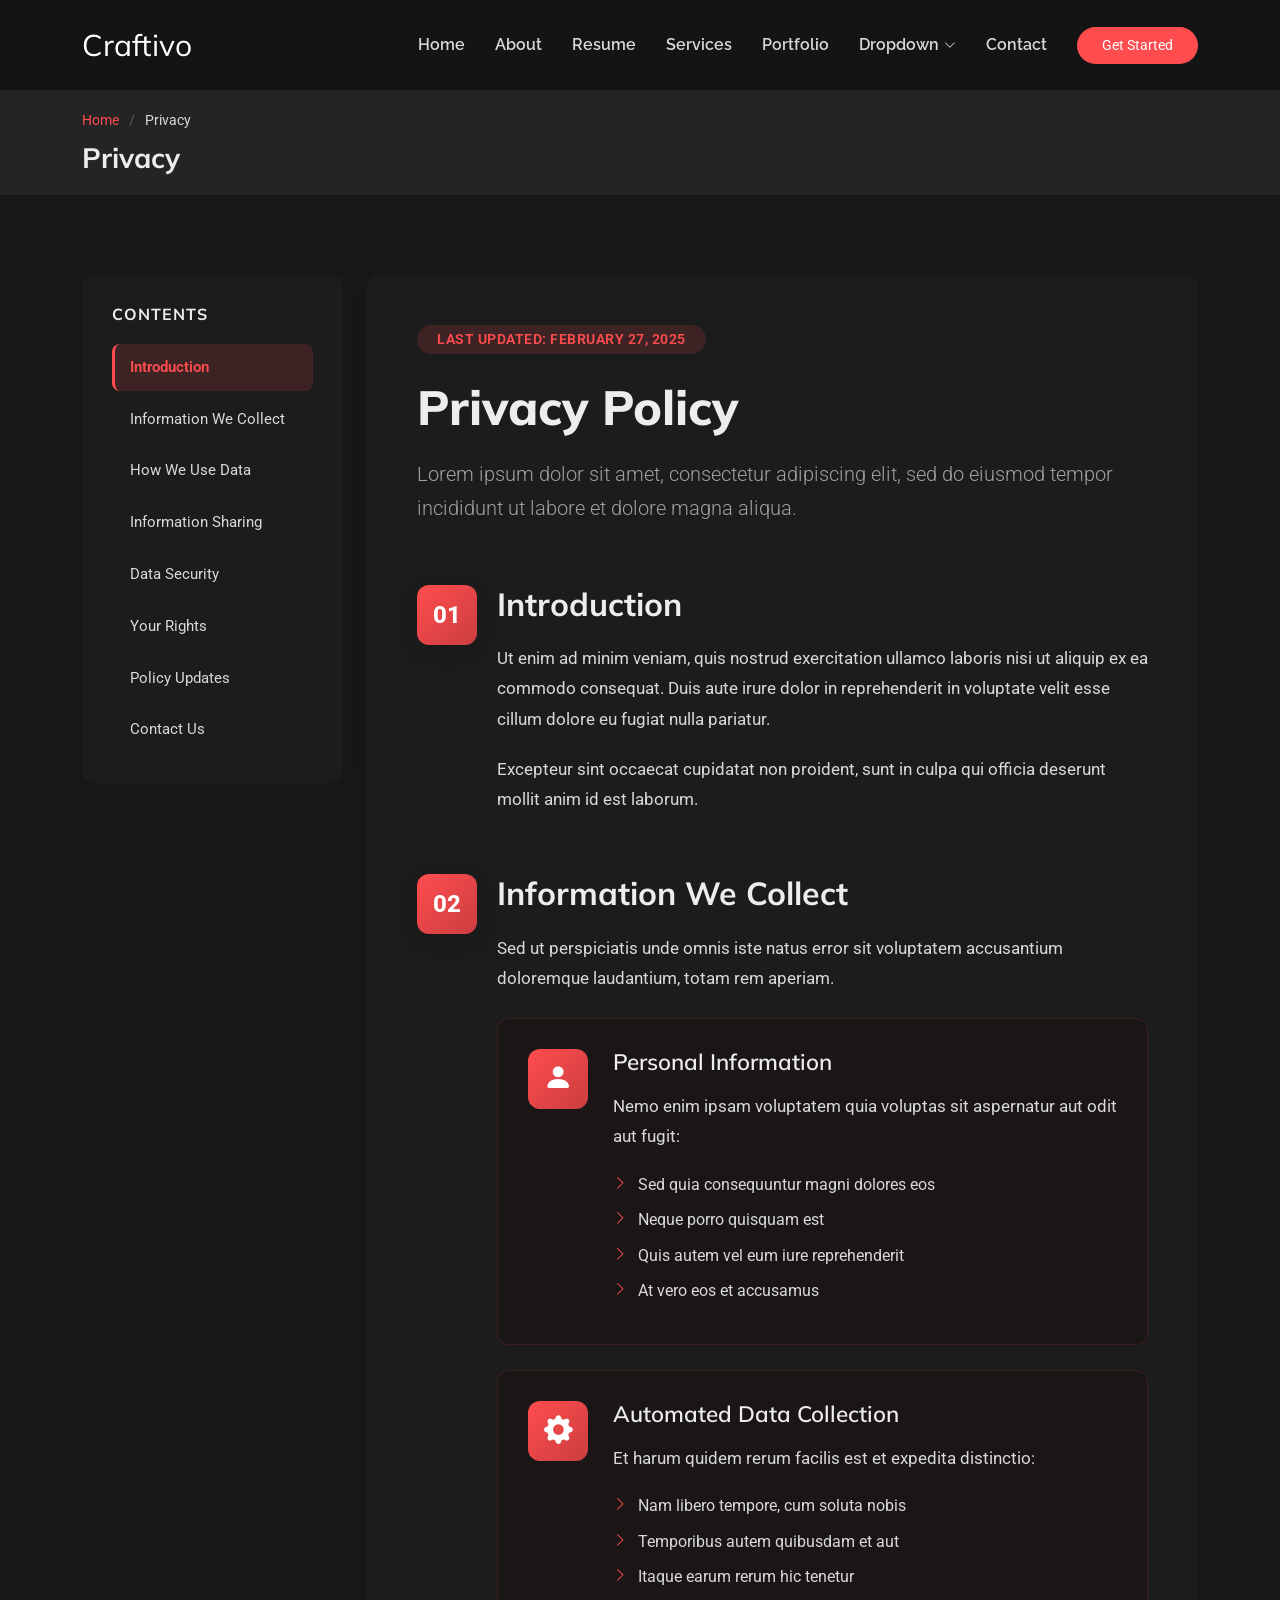
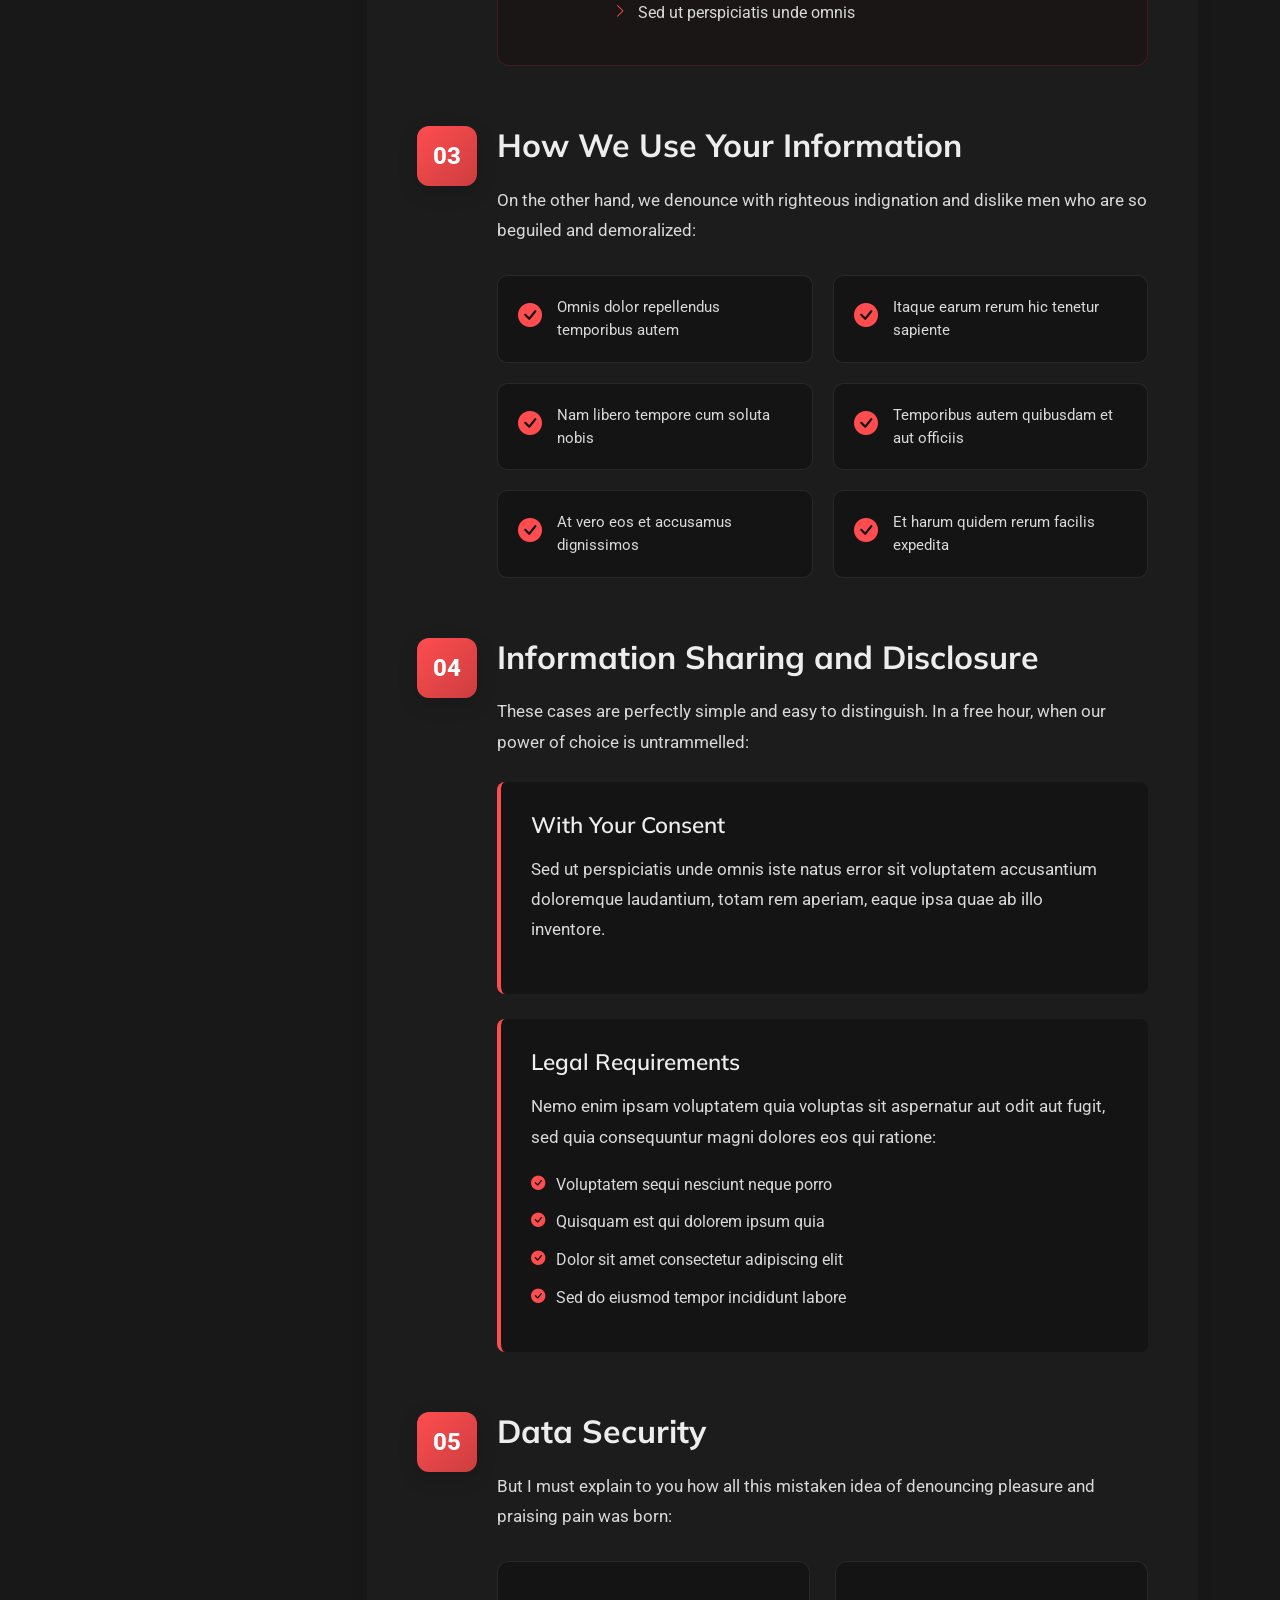
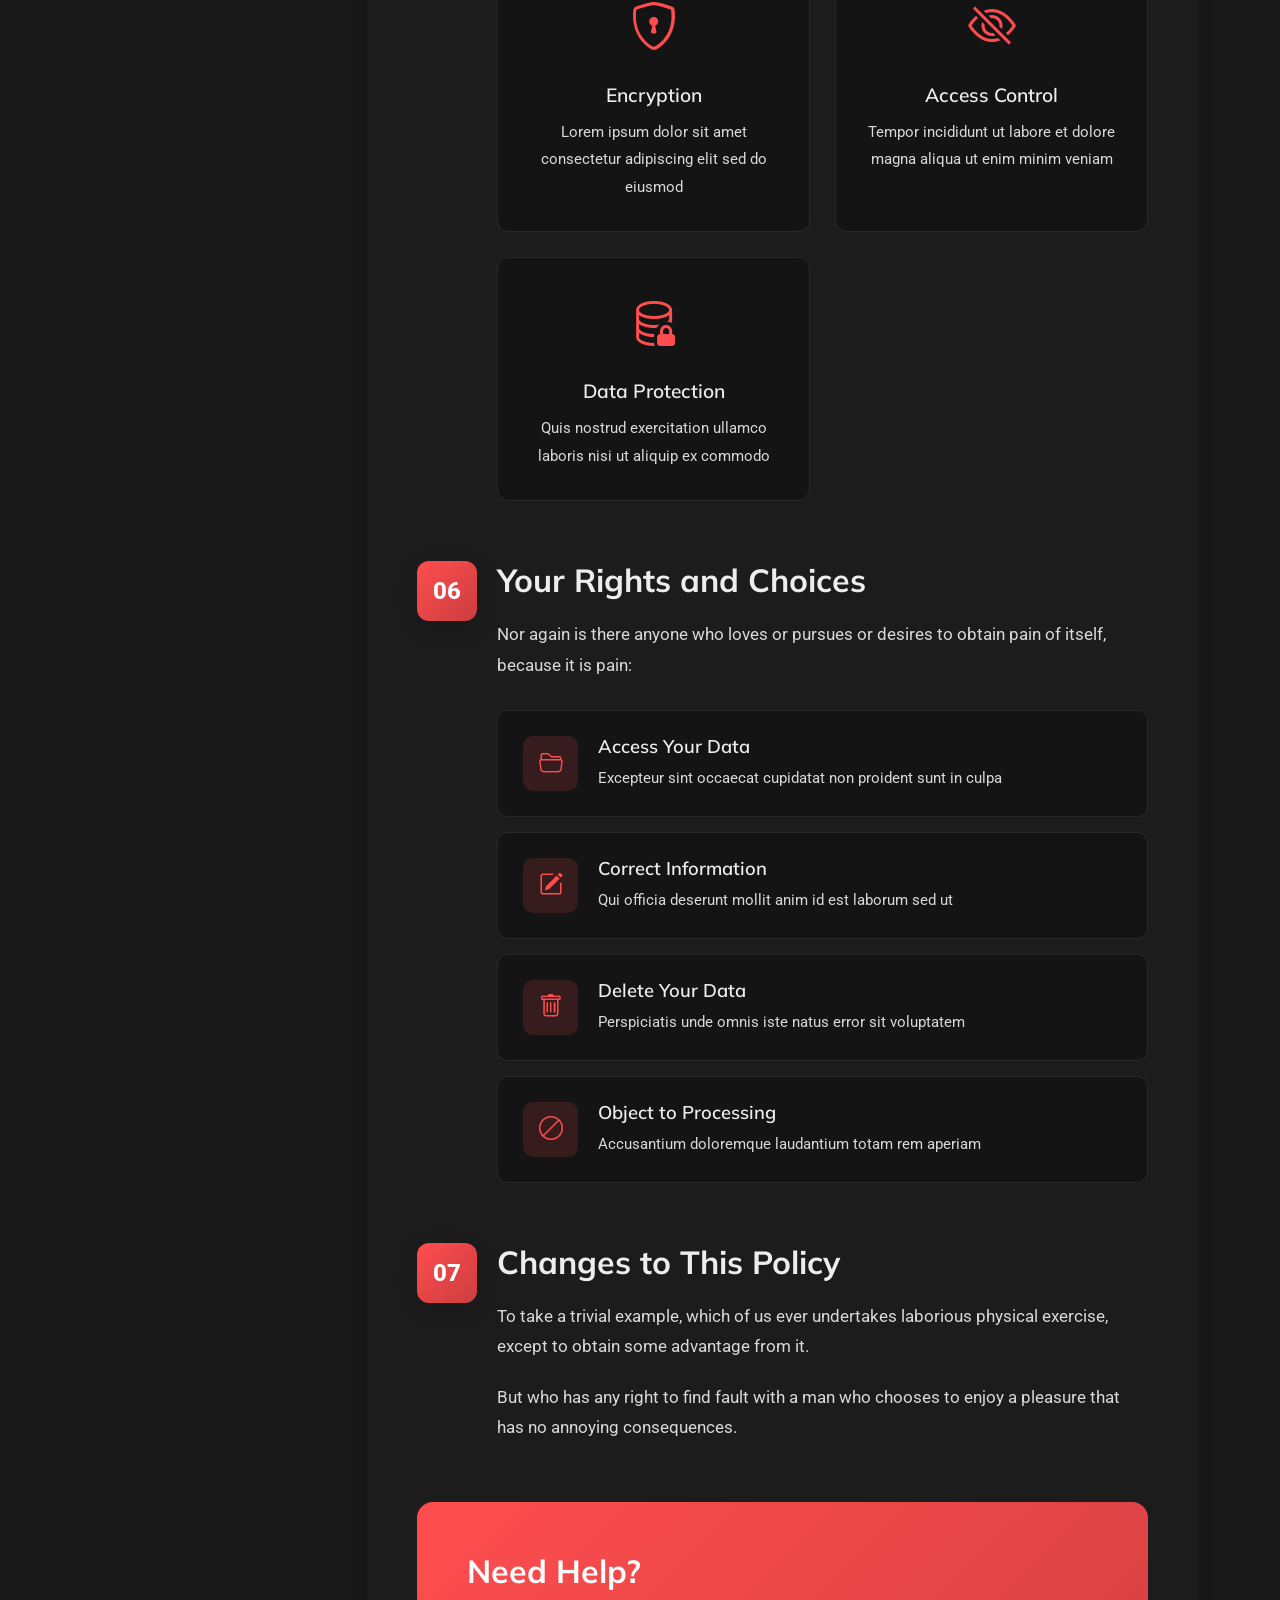
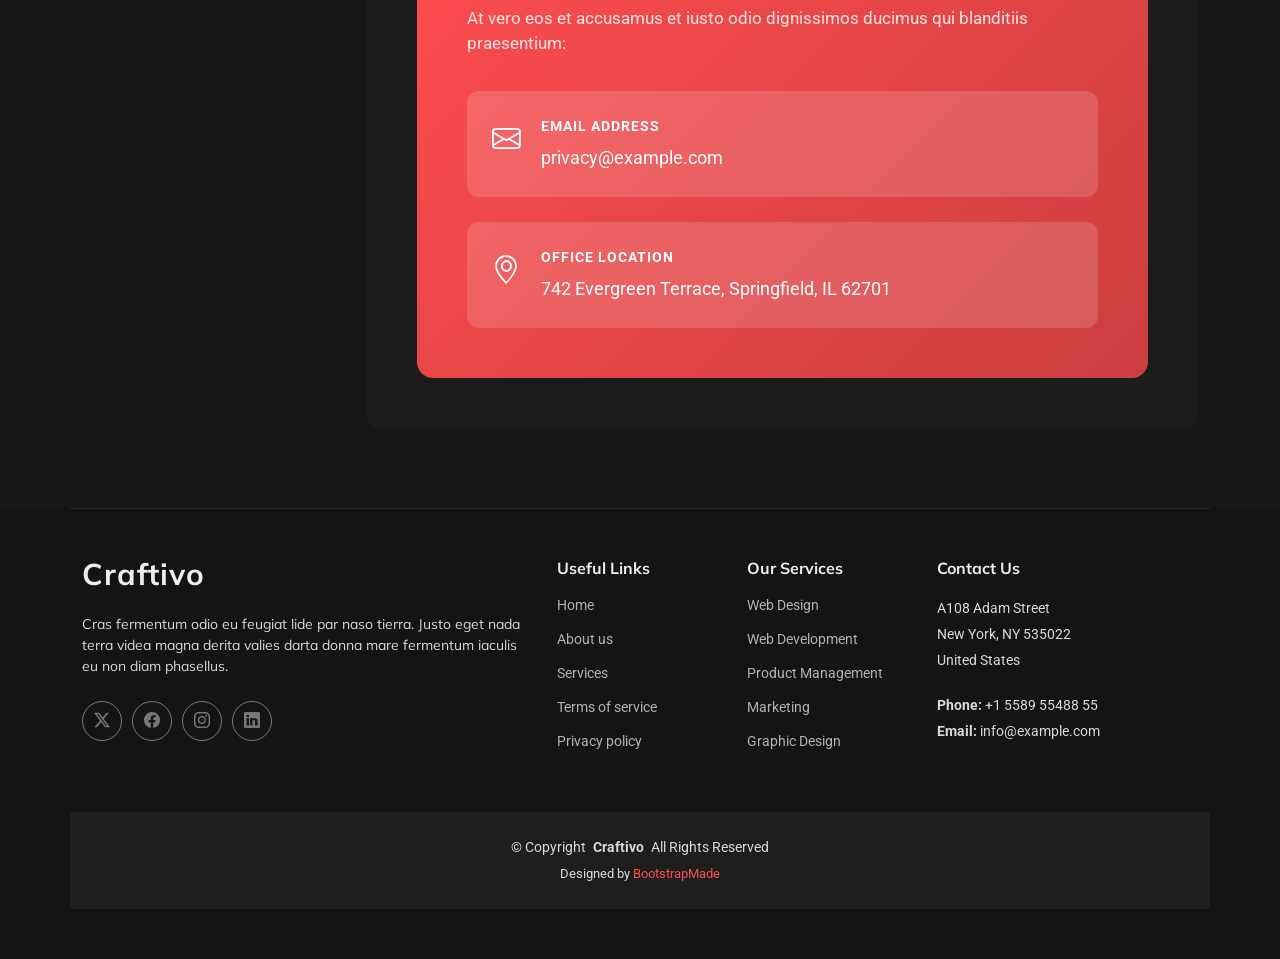
<file: privacy.html>
<!DOCTYPE html>
<html lang="en">

<head>
  <meta charset="utf-8">
  <meta content="width=device-width, initial-scale=1.0" name="viewport">
  <title>Privacy - Craftivo Bootstrap Template</title>
  <meta name="description" content="">
  <meta name="keywords" content="">

  <!-- Favicons -->
  <link href="assets/img/favicon.png" rel="icon">
  <link href="assets/img/apple-touch-icon.png" rel="apple-touch-icon">

  <!-- Fonts -->
  <link href="https://fonts.googleapis.com" rel="preconnect">
  <link href="https://fonts.gstatic.com" rel="preconnect" crossorigin>
  <link href="https://fonts.googleapis.com/css2?family=Roboto:ital,wght@0,100;0,300;0,400;0,500;0,700;0,900;1,100;1,300;1,400;1,500;1,700;1,900&family=Raleway:ital,wght@0,100;0,200;0,300;0,400;0,500;0,600;0,700;0,800;0,900;1,100;1,200;1,300;1,400;1,500;1,600;1,700;1,800;1,900&family=Mulish:ital,wght@0,200;0,300;0,400;0,500;0,600;0,700;0,800;0,900;1,200;1,300;1,400;1,500;1,600;1,700;1,800;1,900&display=swap" rel="stylesheet">

  <!-- Vendor CSS Files -->
  <link href="assets/vendor/bootstrap/css/bootstrap.min.css" rel="stylesheet">
  <link href="assets/vendor/bootstrap-icons/bootstrap-icons.css" rel="stylesheet">
  <link href="assets/vendor/aos/aos.css" rel="stylesheet">
  <link href="assets/vendor/glightbox/css/glightbox.min.css" rel="stylesheet">
  <link href="assets/vendor/swiper/swiper-bundle.min.css" rel="stylesheet">

  <!-- Main CSS File -->
  <link href="assets/css/main.css" rel="stylesheet">

  <!-- =======================================================
  * Template Name: Craftivo
  * Template URL: https://bootstrapmade.com/craftivo-bootstrap-portfolio-template/
  * Updated: Oct 04 2025 with Bootstrap v5.3.8
  * Author: BootstrapMade.com
  * License: https://bootstrapmade.com/license/
  ======================================================== -->
</head>

<body class="privacy-page">

  <header id="header" class="header d-flex align-items-center sticky-top">
    <div class="container-fluid container-xl position-relative d-flex align-items-center">

      <a href="index.html" class="logo d-flex align-items-center me-auto">
        <!-- Uncomment the line below if you also wish to use an image logo -->
        <!-- <img src="assets/img/logo.webp" alt=""> -->
        <h1 class="sitename">Craftivo</h1>
      </a>

      <nav id="navmenu" class="navmenu">
        <ul>
          <li><a href="#hero">Home</a></li>
          <li><a href="#about">About</a></li>
          <li><a href="#resume">Resume</a></li>
          <li><a href="#services">Services</a></li>
          <li><a href="#portfolio">Portfolio</a></li>
          <li class="dropdown"><a href="#"><span>Dropdown</span> <i class="bi bi-chevron-down toggle-dropdown"></i></a>
            <ul>
              <li><a href="#">Dropdown 1</a></li>
              <li class="dropdown"><a href="#"><span>Deep Dropdown</span> <i class="bi bi-chevron-down toggle-dropdown"></i></a>
                <ul>
                  <li><a href="#">Deep Dropdown 1</a></li>
                  <li><a href="#">Deep Dropdown 2</a></li>
                  <li><a href="#">Deep Dropdown 3</a></li>
                  <li><a href="#">Deep Dropdown 4</a></li>
                  <li><a href="#">Deep Dropdown 5</a></li>
                </ul>
              </li>
              <li><a href="#">Dropdown 2</a></li>
              <li><a href="#">Dropdown 3</a></li>
              <li><a href="#">Dropdown 4</a></li>
            </ul>
          </li>
          <li><a href="#contact">Contact</a></li>
        </ul>
        <i class="mobile-nav-toggle d-xl-none bi bi-list"></i>
      </nav>

      <a class="btn-getstarted" href="#about">Get Started</a>

    </div>
  </header>

  <main class="main">

    <!-- Page Title -->
    <div class="page-title light-background">
      <div class="container">
        <nav class="breadcrumbs">
          <ol>
            <li><a href="index.html">Home</a></li>
            <li class="current">Privacy</li>
          </ol>
        </nav>
        <h1>Privacy</h1>
      </div>
    </div><!-- End Page Title -->

    <!-- Privacy Section -->
    <section id="privacy" class="privacy section">

      <div class="container">

        <div class="row">
          <!-- Sidebar Navigation -->
          <div class="col-lg-3">
            <div class="policy-sidebar" data-aos="fade-right">
              <h3>Contents</h3>
              <nav class="policy-nav">
                <a href="#introduction" class="nav-link active">Introduction</a>
                <a href="#information-collect" class="nav-link">Information We Collect</a>
                <a href="#use-information" class="nav-link">How We Use Data</a>
                <a href="#sharing" class="nav-link">Information Sharing</a>
                <a href="#security" class="nav-link">Data Security</a>
                <a href="#rights" class="nav-link">Your Rights</a>
                <a href="#changes" class="nav-link">Policy Updates</a>
                <a href="#contact" class="nav-link">Contact Us</a>
              </nav>
            </div>
          </div>

          <!-- Main Content -->
          <div class="col-lg-9">
            <div class="policy-main">
              <!-- Header -->
              <div class="policy-hero" data-aos="fade-up">
                <div class="badge">Last Updated: February 27, 2025</div>
                <h1>Privacy Policy</h1>
                <p class="lead">Lorem ipsum dolor sit amet, consectetur adipiscing elit, sed do eiusmod tempor incididunt ut labore et dolore magna aliqua.</p>
              </div>

              <!-- Introduction -->
              <div class="policy-section" id="introduction" data-aos="fade-up" data-aos-delay="100">
                <div class="section-number">01</div>
                <h2>Introduction</h2>
                <p>Ut enim ad minim veniam, quis nostrud exercitation ullamco laboris nisi ut aliquip ex ea commodo consequat. Duis aute irure dolor in reprehenderit in voluptate velit esse cillum dolore eu fugiat nulla pariatur.</p>
                <p>Excepteur sint occaecat cupidatat non proident, sunt in culpa qui officia deserunt mollit anim id est laborum.</p>
              </div>

              <!-- Information Collection -->
              <div class="policy-section" id="information-collect" data-aos="fade-up" data-aos-delay="150">
                <div class="section-number">02</div>
                <h2>Information We Collect</h2>
                <p>Sed ut perspiciatis unde omnis iste natus error sit voluptatem accusantium doloremque laudantium, totam rem aperiam.</p>

                <div class="info-card">
                  <div class="card-icon">
                    <i class="bi bi-person-fill"></i>
                  </div>
                  <div class="card-content">
                    <h3>Personal Information</h3>
                    <p>Nemo enim ipsam voluptatem quia voluptas sit aspernatur aut odit aut fugit:</p>
                    <ul>
                      <li>Sed quia consequuntur magni dolores eos</li>
                      <li>Neque porro quisquam est</li>
                      <li>Quis autem vel eum iure reprehenderit</li>
                      <li>At vero eos et accusamus</li>
                    </ul>
                  </div>
                </div>

                <div class="info-card">
                  <div class="card-icon">
                    <i class="bi bi-gear-fill"></i>
                  </div>
                  <div class="card-content">
                    <h3>Automated Data Collection</h3>
                    <p>Et harum quidem rerum facilis est et expedita distinctio:</p>
                    <ul>
                      <li>Nam libero tempore, cum soluta nobis</li>
                      <li>Temporibus autem quibusdam et aut</li>
                      <li>Itaque earum rerum hic tenetur</li>
                      <li>Sed ut perspiciatis unde omnis</li>
                    </ul>
                  </div>
                </div>
              </div>

              <!-- Use of Information -->
              <div class="policy-section" id="use-information" data-aos="fade-up" data-aos-delay="200">
                <div class="section-number">03</div>
                <h2>How We Use Your Information</h2>
                <p>On the other hand, we denounce with righteous indignation and dislike men who are so beguiled and demoralized:</p>
                <div class="usage-grid">
                  <div class="usage-item">
                    <i class="bi bi-check-circle-fill"></i>
                    <span>Omnis dolor repellendus temporibus autem</span>
                  </div>
                  <div class="usage-item">
                    <i class="bi bi-check-circle-fill"></i>
                    <span>Itaque earum rerum hic tenetur sapiente</span>
                  </div>
                  <div class="usage-item">
                    <i class="bi bi-check-circle-fill"></i>
                    <span>Nam libero tempore cum soluta nobis</span>
                  </div>
                  <div class="usage-item">
                    <i class="bi bi-check-circle-fill"></i>
                    <span>Temporibus autem quibusdam et aut officiis</span>
                  </div>
                  <div class="usage-item">
                    <i class="bi bi-check-circle-fill"></i>
                    <span>At vero eos et accusamus dignissimos</span>
                  </div>
                  <div class="usage-item">
                    <i class="bi bi-check-circle-fill"></i>
                    <span>Et harum quidem rerum facilis expedita</span>
                  </div>
                </div>
              </div>

              <!-- Information Sharing -->
              <div class="policy-section" id="sharing" data-aos="fade-up" data-aos-delay="250">
                <div class="section-number">04</div>
                <h2>Information Sharing and Disclosure</h2>
                <p>These cases are perfectly simple and easy to distinguish. In a free hour, when our power of choice is untrammelled:</p>

                <div class="sharing-box">
                  <h3>With Your Consent</h3>
                  <p>Sed ut perspiciatis unde omnis iste natus error sit voluptatem accusantium doloremque laudantium, totam rem aperiam, eaque ipsa quae ab illo inventore.</p>
                </div>

                <div class="sharing-box">
                  <h3>Legal Requirements</h3>
                  <p>Nemo enim ipsam voluptatem quia voluptas sit aspernatur aut odit aut fugit, sed quia consequuntur magni dolores eos qui ratione:</p>
                  <ul>
                    <li>Voluptatem sequi nesciunt neque porro</li>
                    <li>Quisquam est qui dolorem ipsum quia</li>
                    <li>Dolor sit amet consectetur adipiscing elit</li>
                    <li>Sed do eiusmod tempor incididunt labore</li>
                  </ul>
                </div>
              </div>

              <!-- Data Security -->
              <div class="policy-section" id="security" data-aos="fade-up" data-aos-delay="300">
                <div class="section-number">05</div>
                <h2>Data Security</h2>
                <p>But I must explain to you how all this mistaken idea of denouncing pleasure and praising pain was born:</p>
                <div class="security-features">
                  <div class="feature">
                    <i class="bi bi-shield-lock"></i>
                    <h4>Encryption</h4>
                    <p>Lorem ipsum dolor sit amet consectetur adipiscing elit sed do eiusmod</p>
                  </div>
                  <div class="feature">
                    <i class="bi bi-eye-slash"></i>
                    <h4>Access Control</h4>
                    <p>Tempor incididunt ut labore et dolore magna aliqua ut enim minim veniam</p>
                  </div>
                  <div class="feature">
                    <i class="bi bi-database-lock"></i>
                    <h4>Data Protection</h4>
                    <p>Quis nostrud exercitation ullamco laboris nisi ut aliquip ex commodo</p>
                  </div>
                </div>
              </div>

              <!-- Your Rights -->
              <div class="policy-section" id="rights" data-aos="fade-up" data-aos-delay="100">
                <div class="section-number">06</div>
                <h2>Your Rights and Choices</h2>
                <p>Nor again is there anyone who loves or pursues or desires to obtain pain of itself, because it is pain:</p>
                <div class="rights-list">
                  <div class="right-item">
                    <div class="right-icon"><i class="bi bi-folder2-open"></i></div>
                    <div class="right-content">
                      <h4>Access Your Data</h4>
                      <p>Excepteur sint occaecat cupidatat non proident sunt in culpa</p>
                    </div>
                  </div>
                  <div class="right-item">
                    <div class="right-icon"><i class="bi bi-pencil-square"></i></div>
                    <div class="right-content">
                      <h4>Correct Information</h4>
                      <p>Qui officia deserunt mollit anim id est laborum sed ut</p>
                    </div>
                  </div>
                  <div class="right-item">
                    <div class="right-icon"><i class="bi bi-trash"></i></div>
                    <div class="right-content">
                      <h4>Delete Your Data</h4>
                      <p>Perspiciatis unde omnis iste natus error sit voluptatem</p>
                    </div>
                  </div>
                  <div class="right-item">
                    <div class="right-icon"><i class="bi bi-ban"></i></div>
                    <div class="right-content">
                      <h4>Object to Processing</h4>
                      <p>Accusantium doloremque laudantium totam rem aperiam</p>
                    </div>
                  </div>
                </div>
              </div>

              <!-- Policy Updates -->
              <div class="policy-section" id="changes" data-aos="fade-up" data-aos-delay="150">
                <div class="section-number">07</div>
                <h2>Changes to This Policy</h2>
                <p>To take a trivial example, which of us ever undertakes laborious physical exercise, except to obtain some advantage from it.</p>
                <p>But who has any right to find fault with a man who chooses to enjoy a pleasure that has no annoying consequences.</p>
              </div>

              <!-- Contact Section -->
              <div class="policy-contact" id="contact" data-aos="fade-up" data-aos-delay="200">
                <div class="contact-card">
                  <h2>Need Help?</h2>
                  <p>At vero eos et accusamus et iusto odio dignissimos ducimus qui blanditiis praesentium:</p>
                  <div class="contact-info">
                    <div class="info-item">
                      <i class="bi bi-envelope"></i>
                      <div>
                        <strong>Email Address</strong>
                        <span>privacy@example.com</span>
                      </div>
                    </div>
                    <div class="info-item">
                      <i class="bi bi-geo-alt"></i>
                      <div>
                        <strong>Office Location</strong>
                        <span>742 Evergreen Terrace, Springfield, IL 62701</span>
                      </div>
                    </div>
                  </div>
                </div>
              </div>

            </div>
          </div>

        </div>

      </div>

    </section><!-- /Privacy Section -->

  </main>

  <footer id="footer" class="footer">

    <div class="container footer-top">
      <div class="row gy-4">
        <div class="col-lg-5 col-md-12 footer-about">
          <a href="index.html" class="logo d-flex align-items-center">
            <span class="sitename">Craftivo</span>
          </a>
          <p>Cras fermentum odio eu feugiat lide par naso tierra. Justo eget nada terra videa magna derita valies darta donna mare fermentum iaculis eu non diam phasellus.</p>
          <div class="social-links d-flex mt-4">
            <a href=""><i class="bi bi-twitter-x"></i></a>
            <a href=""><i class="bi bi-facebook"></i></a>
            <a href=""><i class="bi bi-instagram"></i></a>
            <a href=""><i class="bi bi-linkedin"></i></a>
          </div>
        </div>

        <div class="col-lg-2 col-6 footer-links">
          <h4>Useful Links</h4>
          <ul>
            <li><a href="#">Home</a></li>
            <li><a href="#">About us</a></li>
            <li><a href="#">Services</a></li>
            <li><a href="#">Terms of service</a></li>
            <li><a href="#">Privacy policy</a></li>
          </ul>
        </div>

        <div class="col-lg-2 col-6 footer-links">
          <h4>Our Services</h4>
          <ul>
            <li><a href="#">Web Design</a></li>
            <li><a href="#">Web Development</a></li>
            <li><a href="#">Product Management</a></li>
            <li><a href="#">Marketing</a></li>
            <li><a href="#">Graphic Design</a></li>
          </ul>
        </div>

        <div class="col-lg-3 col-md-12 footer-contact text-center text-md-start">
          <h4>Contact Us</h4>
          <p>A108 Adam Street</p>
          <p>New York, NY 535022</p>
          <p>United States</p>
          <p class="mt-4"><strong>Phone:</strong> <span>+1 5589 55488 55</span></p>
          <p><strong>Email:</strong> <span>info@example.com</span></p>
        </div>

      </div>
    </div>

    <div class="container copyright text-center mt-4">
      <p>© <span>Copyright</span> <strong class="px-1 sitename">Craftivo</strong> <span>All Rights Reserved</span></p>
      <div class="credits">
        <!-- All the links in the footer should remain intact. -->
        <!-- You can delete the links only if you've purchased the pro version. -->
        <!-- Licensing information: https://bootstrapmade.com/license/ -->
        <!-- Purchase the pro version with working PHP/AJAX contact form: [buy-url] -->
        Designed by <a href="https://bootstrapmade.com/">BootstrapMade</a>
      </div>
    </div>

  </footer>

  <!-- Scroll Top -->
  <a href="#" id="scroll-top" class="scroll-top d-flex align-items-center justify-content-center"><i class="bi bi-arrow-up-short"></i></a>

  <!-- Preloader -->
  <div id="preloader"></div>

  <!-- Vendor JS Files -->
  <script src="assets/vendor/bootstrap/js/bootstrap.bundle.min.js"></script>
  <script src="assets/vendor/php-email-form/validate.js"></script>
  <script src="assets/vendor/aos/aos.js"></script>
  <script src="assets/vendor/typed.js/typed.umd.js"></script>
  <script src="assets/vendor/waypoints/noframework.waypoints.js"></script>
  <script src="assets/vendor/glightbox/js/glightbox.min.js"></script>
  <script src="assets/vendor/imagesloaded/imagesloaded.pkgd.min.js"></script>
  <script src="assets/vendor/isotope-layout/isotope.pkgd.min.js"></script>
  <script src="assets/vendor/swiper/swiper-bundle.min.js"></script>

  <!-- Main JS File -->
  <script src="assets/js/main.js"></script>

</body>

</html>
</file>
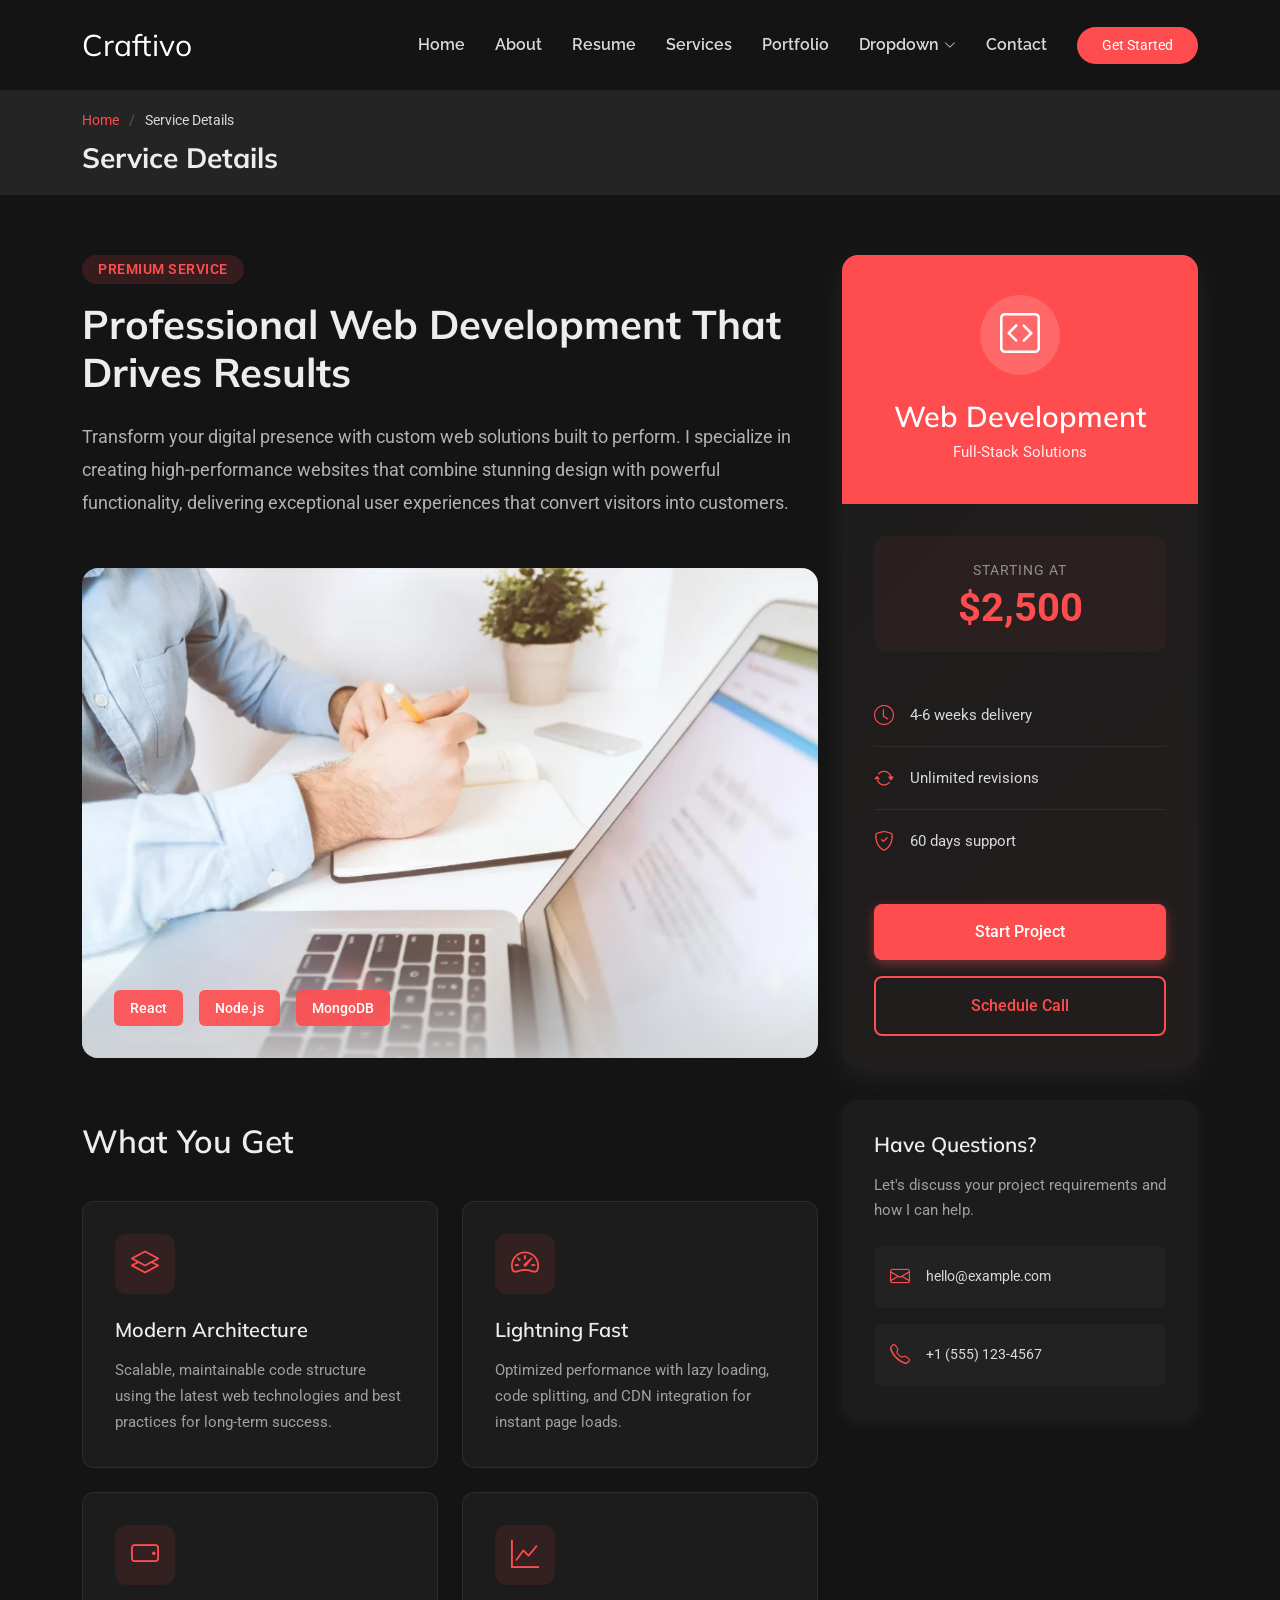
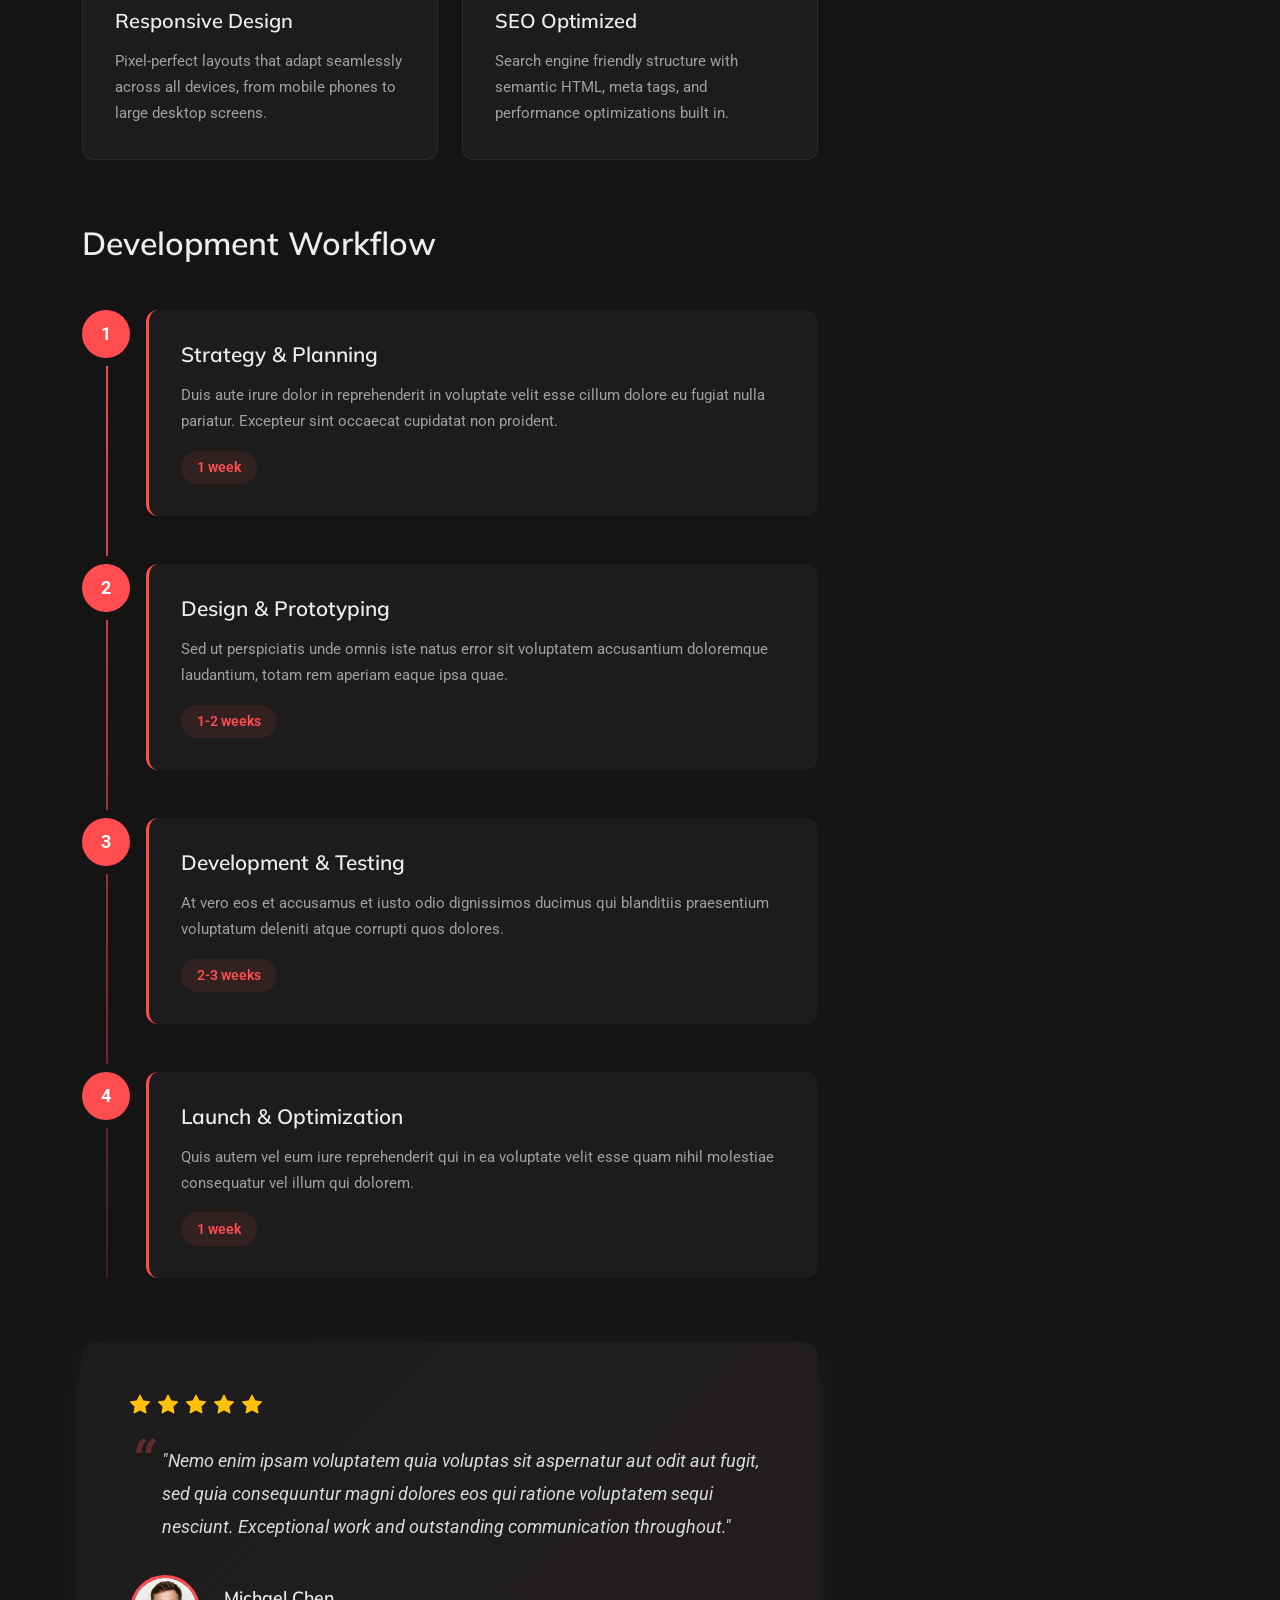
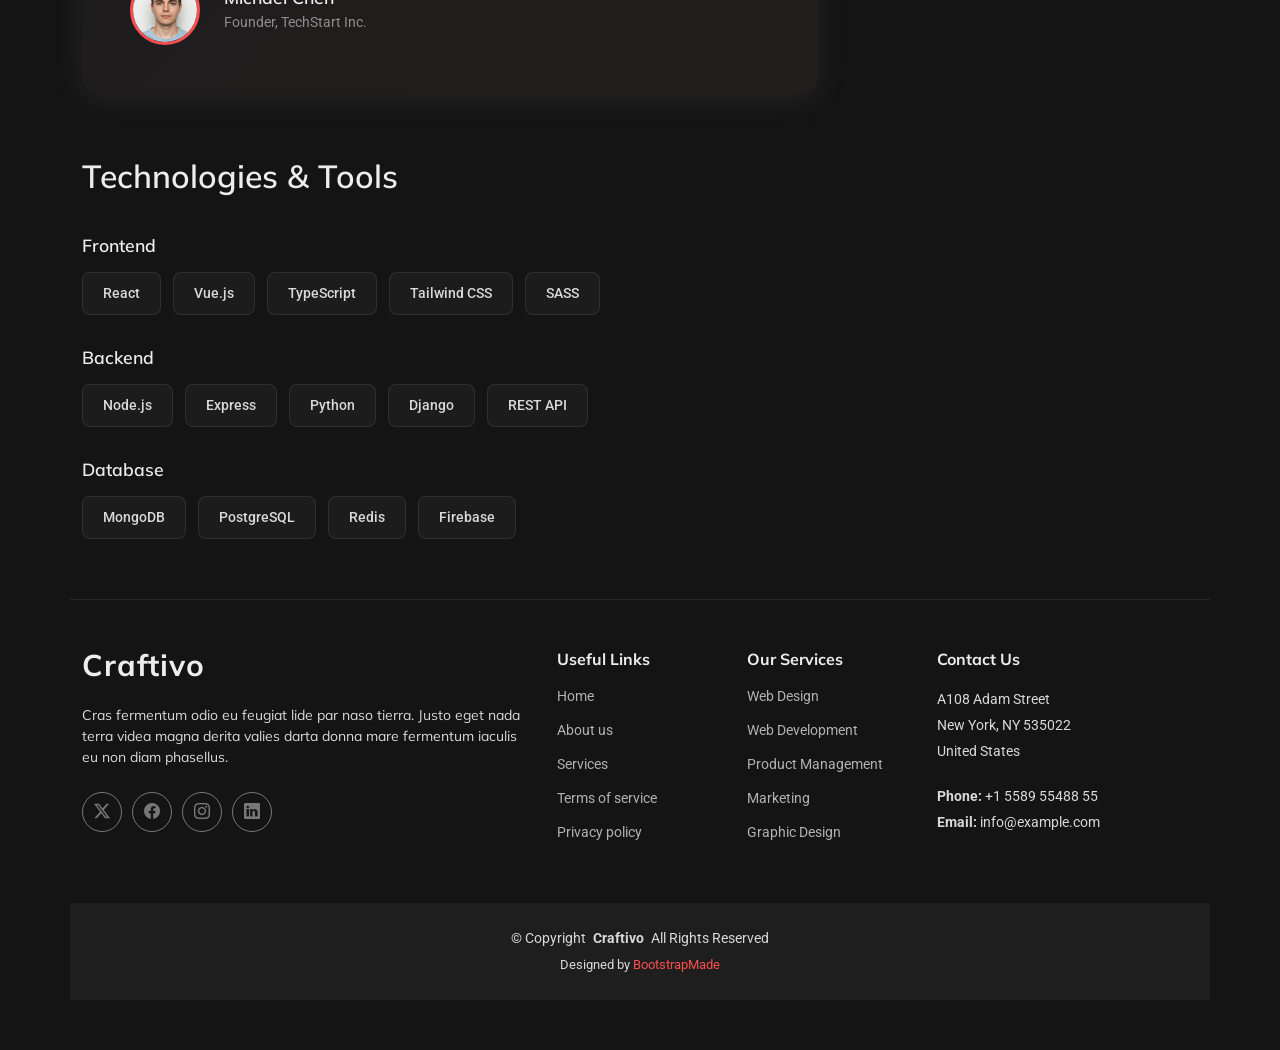
<file: service-details.html>
<!DOCTYPE html>
<html lang="en">

<head>
  <meta charset="utf-8">
  <meta content="width=device-width, initial-scale=1.0" name="viewport">
  <title>Service Details - Craftivo Bootstrap Template</title>
  <meta name="description" content="">
  <meta name="keywords" content="">

  <!-- Favicons -->
  <link href="assets/img/favicon.png" rel="icon">
  <link href="assets/img/apple-touch-icon.png" rel="apple-touch-icon">

  <!-- Fonts -->
  <link href="https://fonts.googleapis.com" rel="preconnect">
  <link href="https://fonts.gstatic.com" rel="preconnect" crossorigin>
  <link href="https://fonts.googleapis.com/css2?family=Roboto:ital,wght@0,100;0,300;0,400;0,500;0,700;0,900;1,100;1,300;1,400;1,500;1,700;1,900&family=Raleway:ital,wght@0,100;0,200;0,300;0,400;0,500;0,600;0,700;0,800;0,900;1,100;1,200;1,300;1,400;1,500;1,600;1,700;1,800;1,900&family=Mulish:ital,wght@0,200;0,300;0,400;0,500;0,600;0,700;0,800;0,900;1,200;1,300;1,400;1,500;1,600;1,700;1,800;1,900&display=swap" rel="stylesheet">

  <!-- Vendor CSS Files -->
  <link href="assets/vendor/bootstrap/css/bootstrap.min.css" rel="stylesheet">
  <link href="assets/vendor/bootstrap-icons/bootstrap-icons.css" rel="stylesheet">
  <link href="assets/vendor/aos/aos.css" rel="stylesheet">
  <link href="assets/vendor/glightbox/css/glightbox.min.css" rel="stylesheet">
  <link href="assets/vendor/swiper/swiper-bundle.min.css" rel="stylesheet">

  <!-- Main CSS File -->
  <link href="assets/css/main.css" rel="stylesheet">

  <!-- =======================================================
  * Template Name: Craftivo
  * Template URL: https://bootstrapmade.com/craftivo-bootstrap-portfolio-template/
  * Updated: Oct 04 2025 with Bootstrap v5.3.8
  * Author: BootstrapMade.com
  * License: https://bootstrapmade.com/license/
  ======================================================== -->
</head>

<body class="service-details-page">

  <header id="header" class="header d-flex align-items-center sticky-top">
    <div class="container-fluid container-xl position-relative d-flex align-items-center">

      <a href="index.html" class="logo d-flex align-items-center me-auto">
        <!-- Uncomment the line below if you also wish to use an image logo -->
        <!-- <img src="assets/img/logo.webp" alt=""> -->
        <h1 class="sitename">Craftivo</h1>
      </a>

      <nav id="navmenu" class="navmenu">
        <ul>
          <li><a href="#hero">Home</a></li>
          <li><a href="#about">About</a></li>
          <li><a href="#resume">Resume</a></li>
          <li><a href="#services">Services</a></li>
          <li><a href="#portfolio">Portfolio</a></li>
          <li class="dropdown"><a href="#"><span>Dropdown</span> <i class="bi bi-chevron-down toggle-dropdown"></i></a>
            <ul>
              <li><a href="#">Dropdown 1</a></li>
              <li class="dropdown"><a href="#"><span>Deep Dropdown</span> <i class="bi bi-chevron-down toggle-dropdown"></i></a>
                <ul>
                  <li><a href="#">Deep Dropdown 1</a></li>
                  <li><a href="#">Deep Dropdown 2</a></li>
                  <li><a href="#">Deep Dropdown 3</a></li>
                  <li><a href="#">Deep Dropdown 4</a></li>
                  <li><a href="#">Deep Dropdown 5</a></li>
                </ul>
              </li>
              <li><a href="#">Dropdown 2</a></li>
              <li><a href="#">Dropdown 3</a></li>
              <li><a href="#">Dropdown 4</a></li>
            </ul>
          </li>
          <li><a href="#contact">Contact</a></li>
        </ul>
        <i class="mobile-nav-toggle d-xl-none bi bi-list"></i>
      </nav>

      <a class="btn-getstarted" href="#about">Get Started</a>

    </div>
  </header>

  <main class="main">

    <!-- Page Title -->
    <div class="page-title light-background">
      <div class="container">
        <nav class="breadcrumbs">
          <ol>
            <li><a href="index.html">Home</a></li>
            <li class="current">Service Details</li>
          </ol>
        </nav>
        <h1>Service Details</h1>
      </div>
    </div><!-- End Page Title -->

    <!-- Service Details Section -->
    <section id="service-details" class="service-details section">

      <div class="container" data-aos="fade-up" data-aos-delay="100">

        <div class="row">

          <div class="col-lg-4 order-lg-2">

            <div class="sticky-sidebar">

              <div class="service-card" data-aos="fade-left" data-aos-delay="200">
                <div class="card-header">
                  <div class="service-icon">
                    <i class="bi bi-code-square"></i>
                  </div>
                  <h3>Web Development</h3>
                  <p class="service-tagline">Full-Stack Solutions</p>
                </div>
                <div class="card-body">
                  <div class="price-tag">
                    <span class="label">Starting at</span>
                    <span class="price">$2,500</span>
                  </div>
                  <ul class="quick-info">
                    <li>
                      <i class="bi bi-clock"></i>
                      <span>4-6 weeks delivery</span>
                    </li>
                    <li>
                      <i class="bi bi-arrow-repeat"></i>
                      <span>Unlimited revisions</span>
                    </li>
                    <li>
                      <i class="bi bi-shield-check"></i>
                      <span>60 days support</span>
                    </li>
                  </ul>
                  <div class="cta-buttons">
                    <a href="#" class="btn-primary">Start Project</a>
                    <a href="#" class="btn-secondary">Schedule Call</a>
                  </div>
                </div>
              </div>

              <div class="contact-card" data-aos="fade-left" data-aos-delay="300">
                <h4>Have Questions?</h4>
                <p>Let's discuss your project requirements and how I can help.</p>
                <div class="contact-methods">
                  <a href="mailto:hello@example.com" class="contact-item">
                    <i class="bi bi-envelope"></i>
                    <span>hello@example.com</span>
                  </a>
                  <a href="tel:+15551234567" class="contact-item">
                    <i class="bi bi-telephone"></i>
                    <span>+1 (555) 123-4567</span>
                  </a>
                </div>
              </div>

            </div>

          </div>

          <div class="col-lg-8 order-lg-1">

            <div class="service-overview" data-aos="fade-up" data-aos-delay="200">
              <div class="overview-header">
                <span class="badge">Premium Service</span>
                <h2>Professional Web Development That Drives Results</h2>
              </div>
              <p class="lead-text">Transform your digital presence with custom web solutions built to perform. I specialize in creating high-performance websites that combine stunning design with powerful functionality, delivering exceptional user experiences that convert visitors into customers.</p>
            </div>

            <div class="service-image-showcase" data-aos="zoom-in" data-aos-delay="300">
              <img src="assets/img/services/services-1.webp" alt="Web Development" class="img-fluid main-image">
              <div class="image-overlay">
                <div class="tech-stack">
                  <span class="tech-item">React</span>
                  <span class="tech-item">Node.js</span>
                  <span class="tech-item">MongoDB</span>
                </div>
              </div>
            </div>

            <div class="features-grid" data-aos="fade-up" data-aos-delay="400">
              <h3 class="section-heading">What You Get</h3>
              <div class="row g-4">
                <div class="col-md-6">
                  <div class="feature-box">
                    <div class="icon-wrapper">
                      <i class="bi bi-layers"></i>
                    </div>
                    <h4>Modern Architecture</h4>
                    <p>Scalable, maintainable code structure using the latest web technologies and best practices for long-term success.</p>
                  </div>
                </div>
                <div class="col-md-6">
                  <div class="feature-box">
                    <div class="icon-wrapper">
                      <i class="bi bi-speedometer2"></i>
                    </div>
                    <h4>Lightning Fast</h4>
                    <p>Optimized performance with lazy loading, code splitting, and CDN integration for instant page loads.</p>
                  </div>
                </div>
                <div class="col-md-6">
                  <div class="feature-box">
                    <div class="icon-wrapper">
                      <i class="bi bi-phone-landscape"></i>
                    </div>
                    <h4>Responsive Design</h4>
                    <p>Pixel-perfect layouts that adapt seamlessly across all devices, from mobile phones to large desktop screens.</p>
                  </div>
                </div>
                <div class="col-md-6">
                  <div class="feature-box">
                    <div class="icon-wrapper">
                      <i class="bi bi-graph-up"></i>
                    </div>
                    <h4>SEO Optimized</h4>
                    <p>Search engine friendly structure with semantic HTML, meta tags, and performance optimizations built in.</p>
                  </div>
                </div>
              </div>
            </div>

            <div class="workflow-section" data-aos="fade-up" data-aos-delay="500">
              <h3 class="section-heading">Development Workflow</h3>
              <div class="timeline">
                <div class="timeline-item">
                  <div class="timeline-marker">1</div>
                  <div class="timeline-content">
                    <h4>Strategy &amp; Planning</h4>
                    <p>Duis aute irure dolor in reprehenderit in voluptate velit esse cillum dolore eu fugiat nulla pariatur. Excepteur sint occaecat cupidatat non proident.</p>
                    <span class="duration">1 week</span>
                  </div>
                </div>
                <div class="timeline-item">
                  <div class="timeline-marker">2</div>
                  <div class="timeline-content">
                    <h4>Design &amp; Prototyping</h4>
                    <p>Sed ut perspiciatis unde omnis iste natus error sit voluptatem accusantium doloremque laudantium, totam rem aperiam eaque ipsa quae.</p>
                    <span class="duration">1-2 weeks</span>
                  </div>
                </div>
                <div class="timeline-item">
                  <div class="timeline-marker">3</div>
                  <div class="timeline-content">
                    <h4>Development &amp; Testing</h4>
                    <p>At vero eos et accusamus et iusto odio dignissimos ducimus qui blanditiis praesentium voluptatum deleniti atque corrupti quos dolores.</p>
                    <span class="duration">2-3 weeks</span>
                  </div>
                </div>
                <div class="timeline-item">
                  <div class="timeline-marker">4</div>
                  <div class="timeline-content">
                    <h4>Launch &amp; Optimization</h4>
                    <p>Quis autem vel eum iure reprehenderit qui in ea voluptate velit esse quam nihil molestiae consequatur vel illum qui dolorem.</p>
                    <span class="duration">1 week</span>
                  </div>
                </div>
              </div>
            </div>

            <div class="testimonial-section" data-aos="fade-up" data-aos-delay="600">
              <div class="testimonial-card">
                <div class="stars">
                  <i class="bi bi-star-fill"></i>
                  <i class="bi bi-star-fill"></i>
                  <i class="bi bi-star-fill"></i>
                  <i class="bi bi-star-fill"></i>
                  <i class="bi bi-star-fill"></i>
                </div>
                <blockquote>
                  "Nemo enim ipsam voluptatem quia voluptas sit aspernatur aut odit aut fugit, sed quia consequuntur magni dolores eos qui ratione voluptatem sequi nesciunt. Exceptional work and outstanding communication throughout."
                </blockquote>
                <div class="client-info">
                  <img src="assets/img/person/person-m-5.webp" alt="Michael Chen" class="client-avatar">
                  <div class="client-details">
                    <h5>Michael Chen</h5>
                    <p>Founder, TechStart Inc.</p>
                  </div>
                </div>
              </div>
            </div>

            <div class="tech-details" data-aos="fade-up" data-aos-delay="700">
              <h3 class="section-heading">Technologies &amp; Tools</h3>
              <div class="tech-categories">
                <div class="tech-category">
                  <h5>Frontend</h5>
                  <div class="tech-tags">
                    <span>React</span>
                    <span>Vue.js</span>
                    <span>TypeScript</span>
                    <span>Tailwind CSS</span>
                    <span>SASS</span>
                  </div>
                </div>
                <div class="tech-category">
                  <h5>Backend</h5>
                  <div class="tech-tags">
                    <span>Node.js</span>
                    <span>Express</span>
                    <span>Python</span>
                    <span>Django</span>
                    <span>REST API</span>
                  </div>
                </div>
                <div class="tech-category">
                  <h5>Database</h5>
                  <div class="tech-tags">
                    <span>MongoDB</span>
                    <span>PostgreSQL</span>
                    <span>Redis</span>
                    <span>Firebase</span>
                  </div>
                </div>
              </div>
            </div>

          </div>

        </div>

      </div>

    </section><!-- /Service Details Section -->

  </main>

  <footer id="footer" class="footer">

    <div class="container footer-top">
      <div class="row gy-4">
        <div class="col-lg-5 col-md-12 footer-about">
          <a href="index.html" class="logo d-flex align-items-center">
            <span class="sitename">Craftivo</span>
          </a>
          <p>Cras fermentum odio eu feugiat lide par naso tierra. Justo eget nada terra videa magna derita valies darta donna mare fermentum iaculis eu non diam phasellus.</p>
          <div class="social-links d-flex mt-4">
            <a href=""><i class="bi bi-twitter-x"></i></a>
            <a href=""><i class="bi bi-facebook"></i></a>
            <a href=""><i class="bi bi-instagram"></i></a>
            <a href=""><i class="bi bi-linkedin"></i></a>
          </div>
        </div>

        <div class="col-lg-2 col-6 footer-links">
          <h4>Useful Links</h4>
          <ul>
            <li><a href="#">Home</a></li>
            <li><a href="#">About us</a></li>
            <li><a href="#">Services</a></li>
            <li><a href="#">Terms of service</a></li>
            <li><a href="#">Privacy policy</a></li>
          </ul>
        </div>

        <div class="col-lg-2 col-6 footer-links">
          <h4>Our Services</h4>
          <ul>
            <li><a href="#">Web Design</a></li>
            <li><a href="#">Web Development</a></li>
            <li><a href="#">Product Management</a></li>
            <li><a href="#">Marketing</a></li>
            <li><a href="#">Graphic Design</a></li>
          </ul>
        </div>

        <div class="col-lg-3 col-md-12 footer-contact text-center text-md-start">
          <h4>Contact Us</h4>
          <p>A108 Adam Street</p>
          <p>New York, NY 535022</p>
          <p>United States</p>
          <p class="mt-4"><strong>Phone:</strong> <span>+1 5589 55488 55</span></p>
          <p><strong>Email:</strong> <span>info@example.com</span></p>
        </div>

      </div>
    </div>

    <div class="container copyright text-center mt-4">
      <p>© <span>Copyright</span> <strong class="px-1 sitename">Craftivo</strong> <span>All Rights Reserved</span></p>
      <div class="credits">
        <!-- All the links in the footer should remain intact. -->
        <!-- You can delete the links only if you've purchased the pro version. -->
        <!-- Licensing information: https://bootstrapmade.com/license/ -->
        <!-- Purchase the pro version with working PHP/AJAX contact form: [buy-url] -->
        Designed by <a href="https://bootstrapmade.com/">BootstrapMade</a>
      </div>
    </div>

  </footer>

  <!-- Scroll Top -->
  <a href="#" id="scroll-top" class="scroll-top d-flex align-items-center justify-content-center"><i class="bi bi-arrow-up-short"></i></a>

  <!-- Preloader -->
  <div id="preloader"></div>

  <!-- Vendor JS Files -->
  <script src="assets/vendor/bootstrap/js/bootstrap.bundle.min.js"></script>
  <script src="assets/vendor/php-email-form/validate.js"></script>
  <script src="assets/vendor/aos/aos.js"></script>
  <script src="assets/vendor/typed.js/typed.umd.js"></script>
  <script src="assets/vendor/waypoints/noframework.waypoints.js"></script>
  <script src="assets/vendor/glightbox/js/glightbox.min.js"></script>
  <script src="assets/vendor/imagesloaded/imagesloaded.pkgd.min.js"></script>
  <script src="assets/vendor/isotope-layout/isotope.pkgd.min.js"></script>
  <script src="assets/vendor/swiper/swiper-bundle.min.js"></script>

  <!-- Main JS File -->
  <script src="assets/js/main.js"></script>

</body>

</html>
</file>
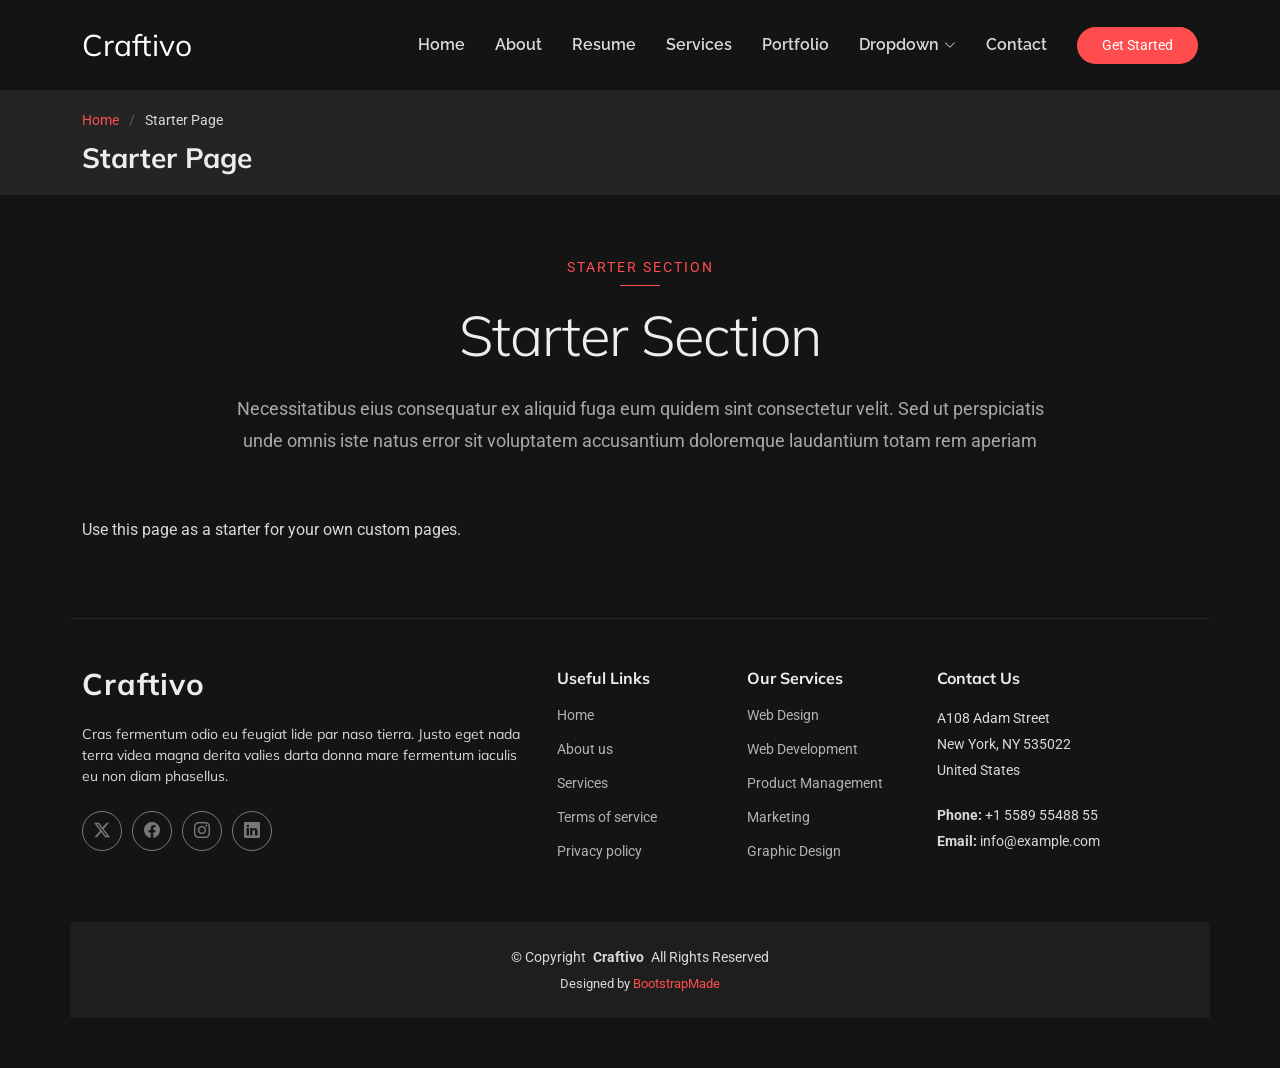
<file: starter-page.html>
<!DOCTYPE html>
<html lang="en">

<head>
  <meta charset="utf-8">
  <meta content="width=device-width, initial-scale=1.0" name="viewport">
  <title>Starter Page - Craftivo Bootstrap Template</title>
  <meta name="description" content="">
  <meta name="keywords" content="">

  <!-- Favicons -->
  <link href="assets/img/favicon.png" rel="icon">
  <link href="assets/img/apple-touch-icon.png" rel="apple-touch-icon">

  <!-- Fonts -->
  <link href="https://fonts.googleapis.com" rel="preconnect">
  <link href="https://fonts.gstatic.com" rel="preconnect" crossorigin>
  <link href="https://fonts.googleapis.com/css2?family=Roboto:ital,wght@0,100;0,300;0,400;0,500;0,700;0,900;1,100;1,300;1,400;1,500;1,700;1,900&family=Raleway:ital,wght@0,100;0,200;0,300;0,400;0,500;0,600;0,700;0,800;0,900;1,100;1,200;1,300;1,400;1,500;1,600;1,700;1,800;1,900&family=Mulish:ital,wght@0,200;0,300;0,400;0,500;0,600;0,700;0,800;0,900;1,200;1,300;1,400;1,500;1,600;1,700;1,800;1,900&display=swap" rel="stylesheet">

  <!-- Vendor CSS Files -->
  <link href="assets/vendor/bootstrap/css/bootstrap.min.css" rel="stylesheet">
  <link href="assets/vendor/bootstrap-icons/bootstrap-icons.css" rel="stylesheet">
  <link href="assets/vendor/aos/aos.css" rel="stylesheet">
  <link href="assets/vendor/glightbox/css/glightbox.min.css" rel="stylesheet">
  <link href="assets/vendor/swiper/swiper-bundle.min.css" rel="stylesheet">

  <!-- Main CSS File -->
  <link href="assets/css/main.css" rel="stylesheet">

  <!-- =======================================================
  * Template Name: Craftivo
  * Template URL: https://bootstrapmade.com/craftivo-bootstrap-portfolio-template/
  * Updated: Oct 04 2025 with Bootstrap v5.3.8
  * Author: BootstrapMade.com
  * License: https://bootstrapmade.com/license/
  ======================================================== -->
</head>

<body class="starter-page-page">

  <header id="header" class="header d-flex align-items-center sticky-top">
    <div class="container-fluid container-xl position-relative d-flex align-items-center">

      <a href="index.html" class="logo d-flex align-items-center me-auto">
        <!-- Uncomment the line below if you also wish to use an image logo -->
        <!-- <img src="assets/img/logo.webp" alt=""> -->
        <h1 class="sitename">Craftivo</h1>
      </a>

      <nav id="navmenu" class="navmenu">
        <ul>
          <li><a href="#hero">Home</a></li>
          <li><a href="#about">About</a></li>
          <li><a href="#resume">Resume</a></li>
          <li><a href="#services">Services</a></li>
          <li><a href="#portfolio">Portfolio</a></li>
          <li class="dropdown"><a href="#"><span>Dropdown</span> <i class="bi bi-chevron-down toggle-dropdown"></i></a>
            <ul>
              <li><a href="#">Dropdown 1</a></li>
              <li class="dropdown"><a href="#"><span>Deep Dropdown</span> <i class="bi bi-chevron-down toggle-dropdown"></i></a>
                <ul>
                  <li><a href="#">Deep Dropdown 1</a></li>
                  <li><a href="#">Deep Dropdown 2</a></li>
                  <li><a href="#">Deep Dropdown 3</a></li>
                  <li><a href="#">Deep Dropdown 4</a></li>
                  <li><a href="#">Deep Dropdown 5</a></li>
                </ul>
              </li>
              <li><a href="#">Dropdown 2</a></li>
              <li><a href="#">Dropdown 3</a></li>
              <li><a href="#">Dropdown 4</a></li>
            </ul>
          </li>
          <li><a href="#contact">Contact</a></li>
        </ul>
        <i class="mobile-nav-toggle d-xl-none bi bi-list"></i>
      </nav>

      <a class="btn-getstarted" href="#about">Get Started</a>

    </div>
  </header>

  <main class="main">

    <!-- Page Title -->
    <div class="page-title light-background">
      <div class="container">
        <nav class="breadcrumbs">
          <ol>
            <li><a href="index.html">Home</a></li>
            <li class="current">Starter Page</li>
          </ol>
        </nav>
        <h1>Starter Page</h1>
      </div>
    </div><!-- End Page Title -->

    <!-- Starter Section Section -->
    <section id="starter-section" class="starter-section section">

      <!-- Section Title -->
      <div class="container section-title" data-aos="fade-up">
        <span class="subtitle">Starter Section</span>
        <h2>Starter Section</h2>
        <p>Necessitatibus eius consequatur ex aliquid fuga eum quidem sint consectetur velit. Sed ut perspiciatis unde omnis iste natus error sit voluptatem accusantium doloremque laudantium totam rem aperiam</p>
      </div><!-- End Section Title -->

      <div class="container" data-aos="fade-up">
        <p>Use this page as a starter for your own custom pages.</p>
      </div>

    </section><!-- /Starter Section Section -->

  </main>

  <footer id="footer" class="footer">

    <div class="container footer-top">
      <div class="row gy-4">
        <div class="col-lg-5 col-md-12 footer-about">
          <a href="index.html" class="logo d-flex align-items-center">
            <span class="sitename">Craftivo</span>
          </a>
          <p>Cras fermentum odio eu feugiat lide par naso tierra. Justo eget nada terra videa magna derita valies darta donna mare fermentum iaculis eu non diam phasellus.</p>
          <div class="social-links d-flex mt-4">
            <a href=""><i class="bi bi-twitter-x"></i></a>
            <a href=""><i class="bi bi-facebook"></i></a>
            <a href=""><i class="bi bi-instagram"></i></a>
            <a href=""><i class="bi bi-linkedin"></i></a>
          </div>
        </div>

        <div class="col-lg-2 col-6 footer-links">
          <h4>Useful Links</h4>
          <ul>
            <li><a href="#">Home</a></li>
            <li><a href="#">About us</a></li>
            <li><a href="#">Services</a></li>
            <li><a href="#">Terms of service</a></li>
            <li><a href="#">Privacy policy</a></li>
          </ul>
        </div>

        <div class="col-lg-2 col-6 footer-links">
          <h4>Our Services</h4>
          <ul>
            <li><a href="#">Web Design</a></li>
            <li><a href="#">Web Development</a></li>
            <li><a href="#">Product Management</a></li>
            <li><a href="#">Marketing</a></li>
            <li><a href="#">Graphic Design</a></li>
          </ul>
        </div>

        <div class="col-lg-3 col-md-12 footer-contact text-center text-md-start">
          <h4>Contact Us</h4>
          <p>A108 Adam Street</p>
          <p>New York, NY 535022</p>
          <p>United States</p>
          <p class="mt-4"><strong>Phone:</strong> <span>+1 5589 55488 55</span></p>
          <p><strong>Email:</strong> <span>info@example.com</span></p>
        </div>

      </div>
    </div>

    <div class="container copyright text-center mt-4">
      <p>© <span>Copyright</span> <strong class="px-1 sitename">Craftivo</strong> <span>All Rights Reserved</span></p>
      <div class="credits">
        <!-- All the links in the footer should remain intact. -->
        <!-- You can delete the links only if you've purchased the pro version. -->
        <!-- Licensing information: https://bootstrapmade.com/license/ -->
        <!-- Purchase the pro version with working PHP/AJAX contact form: [buy-url] -->
        Designed by <a href="https://bootstrapmade.com/">BootstrapMade</a>
      </div>
    </div>

  </footer>

  <!-- Scroll Top -->
  <a href="#" id="scroll-top" class="scroll-top d-flex align-items-center justify-content-center"><i class="bi bi-arrow-up-short"></i></a>

  <!-- Preloader -->
  <div id="preloader"></div>

  <!-- Vendor JS Files -->
  <script src="assets/vendor/bootstrap/js/bootstrap.bundle.min.js"></script>
  <script src="assets/vendor/php-email-form/validate.js"></script>
  <script src="assets/vendor/aos/aos.js"></script>
  <script src="assets/vendor/typed.js/typed.umd.js"></script>
  <script src="assets/vendor/waypoints/noframework.waypoints.js"></script>
  <script src="assets/vendor/glightbox/js/glightbox.min.js"></script>
  <script src="assets/vendor/imagesloaded/imagesloaded.pkgd.min.js"></script>
  <script src="assets/vendor/isotope-layout/isotope.pkgd.min.js"></script>
  <script src="assets/vendor/swiper/swiper-bundle.min.js"></script>

  <!-- Main JS File -->
  <script src="assets/js/main.js"></script>

</body>

</html>
</file>
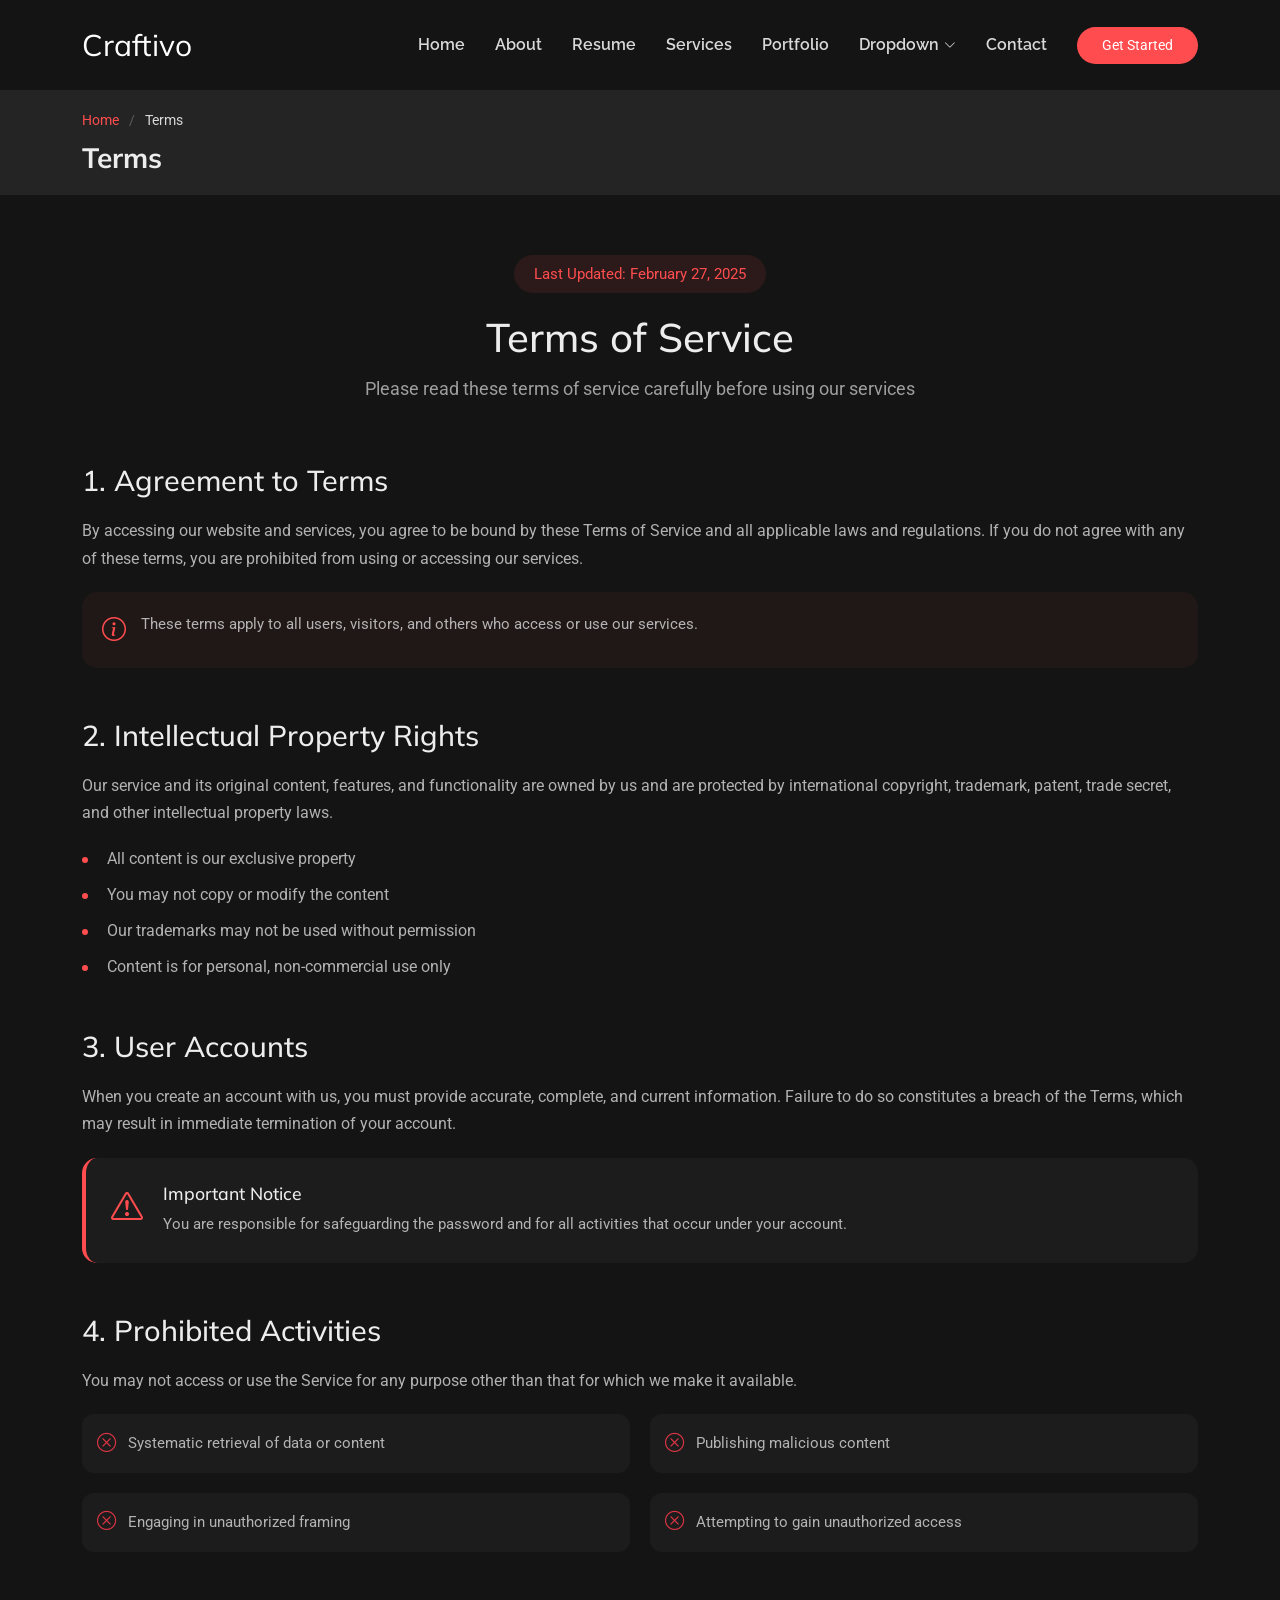
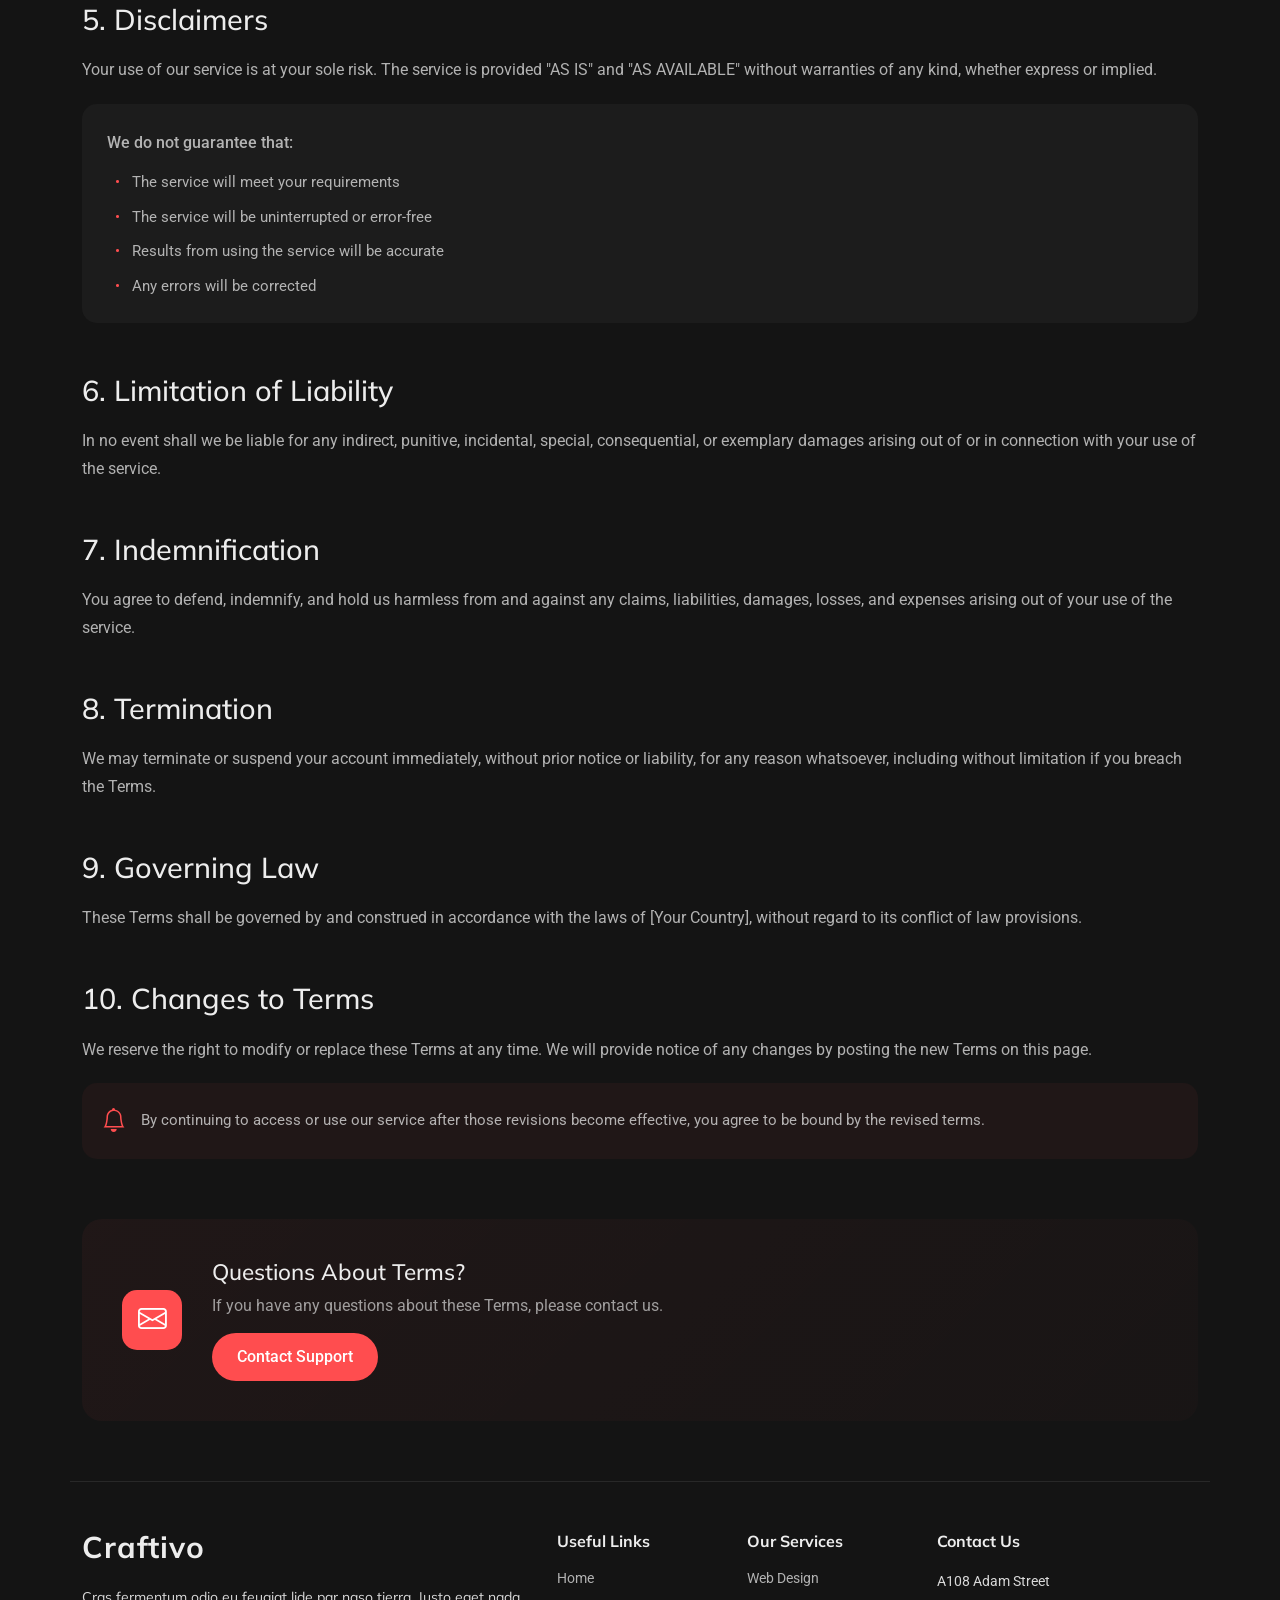
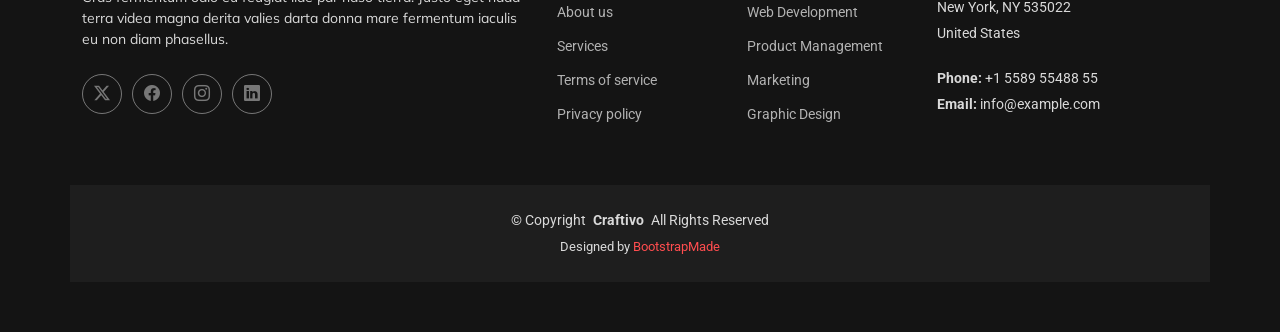
<file: terms.html>
<!DOCTYPE html>
<html lang="en">

<head>
  <meta charset="utf-8">
  <meta content="width=device-width, initial-scale=1.0" name="viewport">
  <title>Terms - Craftivo Bootstrap Template</title>
  <meta name="description" content="">
  <meta name="keywords" content="">

  <!-- Favicons -->
  <link href="assets/img/favicon.png" rel="icon">
  <link href="assets/img/apple-touch-icon.png" rel="apple-touch-icon">

  <!-- Fonts -->
  <link href="https://fonts.googleapis.com" rel="preconnect">
  <link href="https://fonts.gstatic.com" rel="preconnect" crossorigin>
  <link href="https://fonts.googleapis.com/css2?family=Roboto:ital,wght@0,100;0,300;0,400;0,500;0,700;0,900;1,100;1,300;1,400;1,500;1,700;1,900&family=Raleway:ital,wght@0,100;0,200;0,300;0,400;0,500;0,600;0,700;0,800;0,900;1,100;1,200;1,300;1,400;1,500;1,600;1,700;1,800;1,900&family=Mulish:ital,wght@0,200;0,300;0,400;0,500;0,600;0,700;0,800;0,900;1,200;1,300;1,400;1,500;1,600;1,700;1,800;1,900&display=swap" rel="stylesheet">

  <!-- Vendor CSS Files -->
  <link href="assets/vendor/bootstrap/css/bootstrap.min.css" rel="stylesheet">
  <link href="assets/vendor/bootstrap-icons/bootstrap-icons.css" rel="stylesheet">
  <link href="assets/vendor/aos/aos.css" rel="stylesheet">
  <link href="assets/vendor/glightbox/css/glightbox.min.css" rel="stylesheet">
  <link href="assets/vendor/swiper/swiper-bundle.min.css" rel="stylesheet">

  <!-- Main CSS File -->
  <link href="assets/css/main.css" rel="stylesheet">

  <!-- =======================================================
  * Template Name: Craftivo
  * Template URL: https://bootstrapmade.com/craftivo-bootstrap-portfolio-template/
  * Updated: Oct 04 2025 with Bootstrap v5.3.8
  * Author: BootstrapMade.com
  * License: https://bootstrapmade.com/license/
  ======================================================== -->
</head>

<body class="terms-page">

  <header id="header" class="header d-flex align-items-center sticky-top">
    <div class="container-fluid container-xl position-relative d-flex align-items-center">

      <a href="index.html" class="logo d-flex align-items-center me-auto">
        <!-- Uncomment the line below if you also wish to use an image logo -->
        <!-- <img src="assets/img/logo.webp" alt=""> -->
        <h1 class="sitename">Craftivo</h1>
      </a>

      <nav id="navmenu" class="navmenu">
        <ul>
          <li><a href="#hero">Home</a></li>
          <li><a href="#about">About</a></li>
          <li><a href="#resume">Resume</a></li>
          <li><a href="#services">Services</a></li>
          <li><a href="#portfolio">Portfolio</a></li>
          <li class="dropdown"><a href="#"><span>Dropdown</span> <i class="bi bi-chevron-down toggle-dropdown"></i></a>
            <ul>
              <li><a href="#">Dropdown 1</a></li>
              <li class="dropdown"><a href="#"><span>Deep Dropdown</span> <i class="bi bi-chevron-down toggle-dropdown"></i></a>
                <ul>
                  <li><a href="#">Deep Dropdown 1</a></li>
                  <li><a href="#">Deep Dropdown 2</a></li>
                  <li><a href="#">Deep Dropdown 3</a></li>
                  <li><a href="#">Deep Dropdown 4</a></li>
                  <li><a href="#">Deep Dropdown 5</a></li>
                </ul>
              </li>
              <li><a href="#">Dropdown 2</a></li>
              <li><a href="#">Dropdown 3</a></li>
              <li><a href="#">Dropdown 4</a></li>
            </ul>
          </li>
          <li><a href="#contact">Contact</a></li>
        </ul>
        <i class="mobile-nav-toggle d-xl-none bi bi-list"></i>
      </nav>

      <a class="btn-getstarted" href="#about">Get Started</a>

    </div>
  </header>

  <main class="main">

    <!-- Page Title -->
    <div class="page-title light-background">
      <div class="container">
        <nav class="breadcrumbs">
          <ol>
            <li><a href="index.html">Home</a></li>
            <li class="current">Terms</li>
          </ol>
        </nav>
        <h1>Terms</h1>
      </div>
    </div><!-- End Page Title -->

    <!-- Terms Of Service Section -->
    <section id="terms-of-service" class="terms-of-service section">

      <div class="container" data-aos="fade-up">
        <!-- Page Header -->
        <div class="tos-header text-center" data-aos="fade-up">
          <span class="last-updated">Last Updated: February 27, 2025</span>
          <h2>Terms of Service</h2>
          <p>Please read these terms of service carefully before using our services</p>
        </div>

        <!-- Content -->
        <div class="tos-content" data-aos="fade-up" data-aos-delay="200">
          <!-- Agreement Section -->
          <div id="agreement" class="content-section">
            <h3>1. Agreement to Terms</h3>
            <p>By accessing our website and services, you agree to be bound by these Terms of Service and all applicable laws and regulations. If you do not agree with any of these terms, you are prohibited from using or accessing our services.</p>
            <div class="info-box">
              <i class="bi bi-info-circle"></i>
              <p>These terms apply to all users, visitors, and others who access or use our services.</p>
            </div>
          </div>

          <!-- Intellectual Property -->
          <div id="intellectual-property" class="content-section">
            <h3>2. Intellectual Property Rights</h3>
            <p>Our service and its original content, features, and functionality are owned by us and are protected by international copyright, trademark, patent, trade secret, and other intellectual property laws.</p>
            <ul class="list-items">
              <li>All content is our exclusive property</li>
              <li>You may not copy or modify the content</li>
              <li>Our trademarks may not be used without permission</li>
              <li>Content is for personal, non-commercial use only</li>
            </ul>
          </div>

          <!-- User Accounts -->
          <div id="user-accounts" class="content-section">
            <h3>3. User Accounts</h3>
            <p>When you create an account with us, you must provide accurate, complete, and current information. Failure to do so constitutes a breach of the Terms, which may result in immediate termination of your account.</p>
            <div class="alert-box">
              <i class="bi bi-exclamation-triangle"></i>
              <div class="alert-content">
                <h5>Important Notice</h5>
                <p>You are responsible for safeguarding the password and for all activities that occur under your account.</p>
              </div>
            </div>
          </div>

          <!-- Prohibited Activities -->
          <div id="prohibited" class="content-section">
            <h3>4. Prohibited Activities</h3>
            <p>You may not access or use the Service for any purpose other than that for which we make it available.</p>
            <div class="prohibited-list">
              <div class="prohibited-item">
                <i class="bi bi-x-circle"></i>
                <span>Systematic retrieval of data or content</span>
              </div>
              <div class="prohibited-item">
                <i class="bi bi-x-circle"></i>
                <span>Publishing malicious content</span>
              </div>
              <div class="prohibited-item">
                <i class="bi bi-x-circle"></i>
                <span>Engaging in unauthorized framing</span>
              </div>
              <div class="prohibited-item">
                <i class="bi bi-x-circle"></i>
                <span>Attempting to gain unauthorized access</span>
              </div>
            </div>
          </div>

          <!-- Disclaimers -->
          <div id="disclaimer" class="content-section">
            <h3>5. Disclaimers</h3>
            <p>Your use of our service is at your sole risk. The service is provided "AS IS" and "AS AVAILABLE" without warranties of any kind, whether express or implied.</p>
            <div class="disclaimer-box">
              <p>We do not guarantee that:</p>
              <ul>
                <li>The service will meet your requirements</li>
                <li>The service will be uninterrupted or error-free</li>
                <li>Results from using the service will be accurate</li>
                <li>Any errors will be corrected</li>
              </ul>
            </div>
          </div>

          <!-- Limitation of Liability -->
          <div id="limitation" class="content-section">
            <h3>6. Limitation of Liability</h3>
            <p>In no event shall we be liable for any indirect, punitive, incidental, special, consequential, or exemplary damages arising out of or in connection with your use of the service.</p>
          </div>

          <!-- Indemnification -->
          <div id="indemnification" class="content-section">
            <h3>7. Indemnification</h3>
            <p>You agree to defend, indemnify, and hold us harmless from and against any claims, liabilities, damages, losses, and expenses arising out of your use of the service.</p>
          </div>

          <!-- Termination -->
          <div id="termination" class="content-section">
            <h3>8. Termination</h3>
            <p>We may terminate or suspend your account immediately, without prior notice or liability, for any reason whatsoever, including without limitation if you breach the Terms.</p>
          </div>

          <!-- Governing Law -->
          <div id="governing-law" class="content-section">
            <h3>9. Governing Law</h3>
            <p>These Terms shall be governed by and construed in accordance with the laws of [Your Country], without regard to its conflict of law provisions.</p>
          </div>

          <!-- Changes -->
          <div id="changes" class="content-section">
            <h3>10. Changes to Terms</h3>
            <p>We reserve the right to modify or replace these Terms at any time. We will provide notice of any changes by posting the new Terms on this page.</p>
            <div class="notice-box">
              <i class="bi bi-bell"></i>
              <p>By continuing to access or use our service after those revisions become effective, you agree to be bound by the revised terms.</p>
            </div>
          </div>
        </div>

        <!-- Contact Section -->
        <div class="tos-contact" data-aos="fade-up" data-aos-delay="300">
          <div class="contact-box">
            <div class="contact-icon">
              <i class="bi bi-envelope"></i>
            </div>
            <div class="contact-content">
              <h4>Questions About Terms?</h4>
              <p>If you have any questions about these Terms, please contact us.</p>
              <a href="#" class="contact-link">Contact Support</a>
            </div>
          </div>
        </div>
      </div>

    </section><!-- /Terms Of Service Section -->

  </main>

  <footer id="footer" class="footer">

    <div class="container footer-top">
      <div class="row gy-4">
        <div class="col-lg-5 col-md-12 footer-about">
          <a href="index.html" class="logo d-flex align-items-center">
            <span class="sitename">Craftivo</span>
          </a>
          <p>Cras fermentum odio eu feugiat lide par naso tierra. Justo eget nada terra videa magna derita valies darta donna mare fermentum iaculis eu non diam phasellus.</p>
          <div class="social-links d-flex mt-4">
            <a href=""><i class="bi bi-twitter-x"></i></a>
            <a href=""><i class="bi bi-facebook"></i></a>
            <a href=""><i class="bi bi-instagram"></i></a>
            <a href=""><i class="bi bi-linkedin"></i></a>
          </div>
        </div>

        <div class="col-lg-2 col-6 footer-links">
          <h4>Useful Links</h4>
          <ul>
            <li><a href="#">Home</a></li>
            <li><a href="#">About us</a></li>
            <li><a href="#">Services</a></li>
            <li><a href="#">Terms of service</a></li>
            <li><a href="#">Privacy policy</a></li>
          </ul>
        </div>

        <div class="col-lg-2 col-6 footer-links">
          <h4>Our Services</h4>
          <ul>
            <li><a href="#">Web Design</a></li>
            <li><a href="#">Web Development</a></li>
            <li><a href="#">Product Management</a></li>
            <li><a href="#">Marketing</a></li>
            <li><a href="#">Graphic Design</a></li>
          </ul>
        </div>

        <div class="col-lg-3 col-md-12 footer-contact text-center text-md-start">
          <h4>Contact Us</h4>
          <p>A108 Adam Street</p>
          <p>New York, NY 535022</p>
          <p>United States</p>
          <p class="mt-4"><strong>Phone:</strong> <span>+1 5589 55488 55</span></p>
          <p><strong>Email:</strong> <span>info@example.com</span></p>
        </div>

      </div>
    </div>

    <div class="container copyright text-center mt-4">
      <p>© <span>Copyright</span> <strong class="px-1 sitename">Craftivo</strong> <span>All Rights Reserved</span></p>
      <div class="credits">
        <!-- All the links in the footer should remain intact. -->
        <!-- You can delete the links only if you've purchased the pro version. -->
        <!-- Licensing information: https://bootstrapmade.com/license/ -->
        <!-- Purchase the pro version with working PHP/AJAX contact form: [buy-url] -->
        Designed by <a href="https://bootstrapmade.com/">BootstrapMade</a>
      </div>
    </div>

  </footer>

  <!-- Scroll Top -->
  <a href="#" id="scroll-top" class="scroll-top d-flex align-items-center justify-content-center"><i class="bi bi-arrow-up-short"></i></a>

  <!-- Preloader -->
  <div id="preloader"></div>

  <!-- Vendor JS Files -->
  <script src="assets/vendor/bootstrap/js/bootstrap.bundle.min.js"></script>
  <script src="assets/vendor/php-email-form/validate.js"></script>
  <script src="assets/vendor/aos/aos.js"></script>
  <script src="assets/vendor/typed.js/typed.umd.js"></script>
  <script src="assets/vendor/waypoints/noframework.waypoints.js"></script>
  <script src="assets/vendor/glightbox/js/glightbox.min.js"></script>
  <script src="assets/vendor/imagesloaded/imagesloaded.pkgd.min.js"></script>
  <script src="assets/vendor/isotope-layout/isotope.pkgd.min.js"></script>
  <script src="assets/vendor/swiper/swiper-bundle.min.js"></script>

  <!-- Main JS File -->
  <script src="assets/js/main.js"></script>

</body>

</html>
</file>
<file: assets/css/cyber-hero.css>
/* ==============================================================
   CYBER DEVELOPER HERO SECTION - STYLES (CODE COMPILATION SHOWCASE)
   Custom Futuristic Programmer, Generative Code-Sketch & Electric Effects
   ============================================================== */

/* Global Anti-Overflow Safety */
html, body {
  overflow-x: hidden !important;
  max-width: 100vw;
}

/* Section Overrides */
#hero.cyber-hero {
  position: relative;
  min-height: 100vh;
  padding: 100px 0 50px;
  background: radial-gradient(circle at 75% 30%, #0c1b33 0%, #060b13 60%, #030508 100%);
  display: flex;
  flex-direction: column;
  justify-content: center;
  overflow: hidden !important;
  color: #e6f1ff;
  contain: paint;
}

#hero.cyber-hero::before {
  content: "";
  position: absolute;
  inset: 0;
  background-image: 
    linear-gradient(rgba(0, 240, 255, 0.04) 1px, transparent 1px),
    linear-gradient(90deg, rgba(0, 240, 255, 0.04) 1px, transparent 1px);
  background-size: 32px 32px;
  background-position: center center;
  pointer-events: none;
  z-index: 1;
}

#hero-bg-canvas {
  position: absolute;
  inset: 0;
  width: 100%;
  height: 100%;
  z-index: 1;
  pointer-events: none;
}

#hero .container {
  position: relative;
  z-index: 5;
  width: 100%;
  max-width: 1200px;
}

/* --------------------------------------------------------------
   Left Column: Developer Intro & Terminal
-------------------------------------------------------------- */
.cyber-intro {
  padding-right: 15px;
}

.cyber-badge {
  display: inline-flex;
  align-items: center;
  gap: 8px;
  background: rgba(0, 240, 255, 0.08);
  border: 1px solid rgba(0, 240, 255, 0.35);
  color: #00f0ff;
  font-family: 'Courier New', Courier, monospace;
  font-size: clamp(0.75rem, 2.5vw, 0.85rem);
  letter-spacing: 0.5px;
  padding: 6px 14px;
  border-radius: 50px;
  margin-bottom: 18px;
  box-shadow: 0 0 12px rgba(0, 240, 255, 0.15);
  text-transform: uppercase;
}

.pulse-dot {
  width: 7px;
  height: 7px;
  background: #00ff88;
  border-radius: 50%;
  box-shadow: 0 0 8px #00ff88;
  animation: cyberPulse 1.8s infinite;
}

@keyframes cyberPulse {
  0% { transform: scale(0.95); box-shadow: 0 0 0 0 rgba(0, 255, 136, 0.7); }
  70% { transform: scale(1.15); box-shadow: 0 0 0 7px rgba(0, 255, 136, 0); }
  100% { transform: scale(0.95); box-shadow: 0 0 0 0 rgba(0, 255, 136, 0); }
}

.cyber-hero-title {
  font-size: clamp(2rem, 5vw, 3.1rem);
  font-weight: 800;
  color: #ffffff;
  line-height: 1.15;
  margin-bottom: 14px;
  letter-spacing: -0.5px;
  word-break: break-word;
}

.cyber-glow-name {
  background: linear-gradient(135deg, #00f0ff 0%, #7000ff 50%, #ff007b 100%);
  -webkit-background-clip: text;
  -webkit-text-fill-color: transparent;
  display: inline-block;
  text-shadow: 0 0 25px rgba(0, 240, 255, 0.25);
}

.cyber-hero-subtitle {
  font-size: clamp(0.95rem, 2.6vw, 1.25rem);
  color: #a4b3c6;
  margin-bottom: 20px;
  line-height: 1.6;
}

.cyber-hero-subtitle .typed {
  color: #00f0ff;
  font-weight: 600;
  border-bottom: 2px solid #00f0ff;
}

/* Mini Terminal Widget */
.cyber-terminal {
  background: rgba(10, 16, 26, 0.92);
  border: 1px solid rgba(0, 240, 255, 0.25);
  border-radius: 10px;
  overflow: hidden;
  margin-bottom: 22px;
  box-shadow: 0 10px 25px rgba(0, 0, 0, 0.5), inset 0 0 15px rgba(0, 240, 255, 0.05);
  backdrop-filter: blur(8px);
}

.terminal-header {
  background: rgba(15, 23, 38, 0.95);
  padding: 7px 12px;
  display: flex;
  align-items: center;
  gap: 7px;
  border-bottom: 1px solid rgba(0, 240, 255, 0.15);
}

.term-btn {
  width: 9px;
  height: 9px;
  border-radius: 50%;
  display: inline-block;
}

.term-btn.red { background: #ff5f56; }
.term-btn.yellow { background: #ffbd2e; }
.term-btn.green { background: #27c93f; }

.term-title {
  margin-left: 6px;
  color: #6c7f93;
  font-family: 'Courier New', Courier, monospace;
  font-size: 0.75rem;
}

.terminal-body {
  padding: 12px 14px;
  font-family: 'Courier New', Courier, monospace;
  font-size: clamp(0.72rem, 2.2vw, 0.84rem);
  line-height: 1.55;
  color: #b0c2d6;
  overflow-x: auto;
  -webkit-overflow-scrolling: touch;
}

.terminal-body code {
  color: inherit;
  background: transparent;
  padding: 0;
  white-space: pre-wrap;
  word-break: break-word;
}

.t-kw { color: #ff007b; font-weight: bold; }
.t-var { color: #00f0ff; }
.t-prop { color: #f5b041; }
.t-str { color: #00ff88; }

/* Call To Action Buttons */
.cyber-actions {
  display: flex;
  flex-wrap: wrap;
  gap: 12px;
  align-items: center;
  margin-bottom: 22px;
}

.cyber-btn {
  display: inline-flex;
  align-items: center;
  gap: 8px;
  padding: 10px 22px;
  border-radius: 6px;
  font-weight: 600;
  font-size: clamp(0.85rem, 2.5vw, 0.95rem);
  letter-spacing: 0.3px;
  transition: all 0.25s ease;
  position: relative;
  overflow: hidden;
  text-decoration: none;
}

.cyber-btn-primary {
  background: linear-gradient(135deg, #00f0ff 0%, #0077fe 100%);
  color: #030508;
  border: 1px solid #00f0ff;
  box-shadow: 0 0 15px rgba(0, 240, 255, 0.35);
}

.cyber-btn-primary:hover {
  background: linear-gradient(135deg, #ffffff 0%, #00f0ff 100%);
  color: #030508;
  box-shadow: 0 0 25px rgba(0, 240, 255, 0.65);
  transform: translateY(-2px);
}

.cyber-btn-secondary {
  background: rgba(0, 240, 255, 0.05);
  color: #00f0ff;
  border: 1px solid rgba(0, 240, 255, 0.35);
  backdrop-filter: blur(5px);
}

.cyber-btn-secondary:hover {
  background: rgba(0, 240, 255, 0.15);
  color: #ffffff;
  border-color: #00f0ff;
  box-shadow: 0 0 15px rgba(0, 240, 255, 0.25);
  transform: translateY(-2px);
}

/* Social Links */
.cyber-socials {
  display: flex;
  align-items: center;
  gap: 12px;
}

.cyber-social-link {
  width: 40px;
  height: 40px;
  display: flex;
  align-items: center;
  justify-content: center;
  border-radius: 8px;
  background: rgba(14, 23, 38, 0.7);
  border: 1px solid rgba(0, 240, 255, 0.2);
  color: #a4b3c6;
  font-size: 1.1rem;
  transition: all 0.25s ease;
}

.cyber-social-link:hover {
  color: #00f0ff;
  border-color: #00f0ff;
  background: rgba(0, 240, 255, 0.1);
  box-shadow: 0 0 12px rgba(0, 240, 255, 0.35);
  transform: translateY(-2px);
}

/* --------------------------------------------------------------
   Right Column: Generative Code-Sketch & Avatar Card
-------------------------------------------------------------- */
.cyber-avatar-wrapper {
  position: relative;
  display: flex;
  justify-content: center;
  align-items: center;
  perspective: 1200px;
  width: 100%;
}

.cyber-avatar-card {
  position: relative;
  width: 100%;
  max-width: 410px;
  border-radius: 16px;
  background: rgba(6, 12, 22, 0.9);
  border: 1px solid rgba(0, 240, 255, 0.25);
  box-shadow: 
    0 15px 40px rgba(0, 0, 0, 0.7),
    0 0 30px rgba(0, 240, 255, 0.12);
  padding: 14px;
  overflow: hidden;
  transition: transform 0.2s ease-out, box-shadow 0.25s ease;
  transform-style: preserve-3d;
  will-change: transform;
}

/* HUD Top Header */
.cyber-hud-top {
  display: flex;
  justify-content: space-between;
  align-items: center;
  padding-bottom: 6px;
  margin-bottom: 6px;
  border-bottom: 1px dashed rgba(0, 240, 255, 0.25);
  font-family: 'Courier New', Courier, monospace;
  font-size: clamp(0.68rem, 2vw, 0.74rem);
  color: #00f0ff;
}

.hud-sys-tag {
  display: flex;
  align-items: center;
  gap: 5px;
}

.hud-sys-tag i {
  color: #00ff88;
}

.hud-progress-tag {
  color: #ffbd2e;
  font-weight: bold;
}

/* Live Compiler Stream Log Bar */
.hud-code-log {
  background: rgba(10, 16, 28, 0.88);
  border: 1px solid rgba(0, 240, 255, 0.25);
  border-radius: 6px;
  padding: 5px 9px;
  font-family: 'Fira Code', 'Consolas', 'Courier New', monospace;
  font-size: clamp(0.65rem, 1.8vw, 0.73rem);
  color: #00ff88;
  white-space: nowrap;
  overflow: hidden;
  text-overflow: ellipsis;
  margin-bottom: 8px;
  display: flex;
  align-items: center;
  gap: 6px;
  box-shadow: inset 0 0 10px rgba(0, 240, 255, 0.05);
}

.hud-code-log i {
  color: #00f0ff;
  font-size: 0.72rem;
  flex-shrink: 0;
}

#hud-code-text {
  overflow: hidden;
  text-overflow: ellipsis;
  white-space: nowrap;
}

/* Futuristic Corner Brackets */
.cyber-corner {
  position: absolute;
  width: 14px;
  height: 14px;
  border-color: #00f0ff;
  border-style: solid;
  pointer-events: none;
  z-index: 20;
}

.corner-tl { top: 5px; left: 5px; border-width: 2px 0 0 2px; }
.corner-tr { top: 5px; right: 5px; border-width: 2px 2px 0 0; }
.corner-bl { bottom: 5px; left: 5px; border-width: 0 0 2px 2px; }
.corner-br { bottom: 5px; right: 5px; border-width: 0 2px 2px 0; }

/* Avatar Frame & Canvas Container */
.cyber-image-container {
  position: relative;
  width: 100%;
  aspect-ratio: 446 / 565;
  border-radius: 12px;
  overflow: hidden;
  background: radial-gradient(circle at 50% 50%, #0e1c31 0%, #03060a 100%);
  display: flex;
  justify-content: center;
  align-items: flex-end;
  contain: paint;
}

/* Background Cyber Halo */
.cyber-halo {
  position: absolute;
  top: 45%;
  left: 50%;
  transform: translate(-50%, -50%);
  width: 230px;
  height: 230px;
  border-radius: 50%;
  background: radial-gradient(circle, rgba(0, 240, 255, 0.35) 0%, rgba(112, 0, 255, 0.2) 50%, transparent 75%);
  filter: blur(25px);
  z-index: 2;
  transition: opacity 1.5s ease;
  animation: haloBreath 5s ease-in-out infinite alternate;
  will-change: transform, opacity;
}

@keyframes haloBreath {
  0% { transform: translate(-50%, -50%) scale(0.92); opacity: 0.6; }
  100% { transform: translate(-50%, -50%) scale(1.12); opacity: 0.95; }
}

/* The Portrait Cutout Image - Top-to-Bottom Progressive Clip */
.cyber-portrait-img {
  position: relative !important;
  inset: auto !important;
  width: 95% !important;
  height: auto !important;
  max-height: 100% !important;
  object-fit: contain !important;
  display: block !important;
  z-index: 5 !important;
  opacity: 0;
  transform: scale(1);
  filter: grayscale(0%) brightness(1.05) contrast(1.1);
  transition: opacity 0.35s ease-out;
  will-change: opacity;
}

/* When image is fully developed */
.cyber-portrait-img.compiled {
  opacity: 1 !important;
  filter: grayscale(0%) brightness(1.06) contrast(1.12)
          drop-shadow(0 0 15px rgba(0, 240, 255, 0.5))
          drop-shadow(0 0 30px rgba(112, 0, 255, 0.3));
  animation: portraitAura 4.5s ease-in-out infinite alternate;
}

@keyframes portraitAura {
  0% {
    filter: grayscale(0%) brightness(1.05) contrast(1.1)
            drop-shadow(0 0 10px rgba(0, 240, 255, 0.4))
            drop-shadow(0 0 20px rgba(112, 0, 255, 0.2));
  }
  100% {
    filter: grayscale(0%) brightness(1.08) contrast(1.14)
            drop-shadow(0 0 20px rgba(0, 240, 255, 0.65))
            drop-shadow(0 0 40px rgba(112, 0, 255, 0.4));
  }
}

/* Real-time Drawing Seam Laser Line */
.energy-sweep-line {
  position: absolute;
  left: 0;
  width: 100%;
  height: 3px;
  background: linear-gradient(90deg, transparent, #00f0ff 20%, #ffffff 50%, #00f0ff 80%, transparent);
  box-shadow: 0 0 15px 3px #00f0ff, 0 0 30px 6px rgba(0, 240, 255, 0.85);
  top: 0;
  z-index: 13;
  opacity: 0;
  pointer-events: none;
  transform: translateY(-50%);
  will-change: top, opacity;
}

.energy-sweep-line.active {
  opacity: 1;
}

/* Floating Code Badge on Laser Seam */
.code-beam-tag {
  position: absolute;
  right: 10px;
  bottom: 6px;
  background: rgba(6, 12, 22, 0.9);
  border: 1px solid #00f0ff;
  color: #00f0ff;
  font-family: 'Courier New', Courier, monospace;
  font-size: 0.65rem;
  font-weight: bold;
  padding: 2px 7px;
  border-radius: 3px;
  pointer-events: none;
  box-shadow: 0 0 8px rgba(0, 240, 255, 0.4);
  letter-spacing: 0.3px;
  white-space: nowrap;
}

/* Sunglass Glint / Lens Flare Effect */
.sunglass-glint {
  position: absolute;
  top: 19%;
  left: 33%;
  width: 42%;
  height: 14%;
  pointer-events: none;
  z-index: 15;
  overflow: hidden;
  opacity: 0;
}

.sunglass-glint.shine {
  opacity: 1;
}

.sunglass-glint::after {
  content: "";
  position: absolute;
  top: -50%;
  left: -120%;
  width: 50%;
  height: 200%;
  background: linear-gradient(
    65deg,
    transparent 0%,
    rgba(255, 255, 255, 0.25) 25%,
    rgba(255, 255, 255, 0.98) 50%,
    rgba(0, 240, 255, 0.85) 75%,
    transparent 100%
  );
  transform: rotate(25deg);
  box-shadow: 0 0 20px #00f0ff, 0 0 30px #ffffff;
}

.sunglass-glint.shine::after {
  animation: sunglassShine 1.1s cubic-bezier(0.2, 0.8, 0.2, 1) forwards;
}

@keyframes sunglassShine {
  0% { left: -120%; opacity: 0; }
  15% { opacity: 1; }
  85% { opacity: 1; }
  100% { left: 160%; opacity: 0; }
}

/* Electric Sparks & Code Sketch Canvas Overlay */
.cyber-canvas-overlay {
  position: absolute;
  inset: 0;
  width: 100%;
  height: 100%;
  z-index: 10;
  pointer-events: none;
}

/* Laser Stylus Pointer */
.cyber-stylus {
  position: absolute;
  width: 12px;
  height: 12px;
  border-radius: 50%;
  background: #ffffff;
  box-shadow: 0 0 12px 3px #00f0ff, 0 0 25px 6px rgba(0, 240, 255, 0.85);
  pointer-events: none;
  z-index: 12;
  transform: translate(-50%, -50%);
  opacity: 0;
  transition: opacity 0.25s ease;
}

.cyber-stylus.active {
  opacity: 1;
}

/* Floating Tech Badges */
.floating-tech-badge {
  position: absolute;
  display: flex;
  align-items: center;
  gap: 5px;
  background: rgba(8, 16, 28, 0.92);
  border: 1px solid rgba(0, 240, 255, 0.4);
  color: #ffffff;
  padding: 4px 10px;
  border-radius: 7px;
  font-size: 0.72rem;
  font-weight: 600;
  box-shadow: 0 6px 15px rgba(0, 0, 0, 0.6), 0 0 8px rgba(0, 240, 255, 0.2);
  z-index: 16;
  backdrop-filter: blur(6px);
  pointer-events: none;
  will-change: transform;
}

.badge-react {
  top: 10%;
  left: -15px;
  border-color: #61dafb;
  animation: floatOrb 4.5s ease-in-out infinite;
}
.badge-react i { color: #61dafb; }

.badge-next {
  top: 36%;
  right: -15px;
  border-color: #ffffff;
  animation: floatOrb 5s ease-in-out infinite reverse;
}
.badge-next i { color: #ffffff; }

.badge-laravel {
  top: 65%;
  right: -15px;
  border-color: #ff2d20;
  animation: floatOrb 4.8s ease-in-out infinite 0.5s;
}
.badge-laravel i { color: #ff2d20; }

.badge-node {
  bottom: 12%;
  left: -15px;
  border-color: #68a063;
  animation: floatOrb 4.2s ease-in-out infinite 1s;
}
.badge-node i { color: #68a063; }

@keyframes floatOrb {
  0% { transform: translateY(0px) rotate(0deg); }
  50% { transform: translateY(-8px) rotate(1.5deg); }
  100% { transform: translateY(0px) rotate(0deg); }
}

/* Card Bottom HUD Info & Replay Button */
.cyber-hud-bottom {
  display: flex;
  justify-content: space-between;
  align-items: center;
  margin-top: 10px;
  padding-top: 8px;
  border-top: 1px dashed rgba(0, 240, 255, 0.2);
  font-family: 'Courier New', Courier, monospace;
  font-size: clamp(0.68rem, 2vw, 0.74rem);
  color: #7a8fa6;
}

.hud-replay-btn {
  background: rgba(0, 240, 255, 0.08);
  border: 1px solid rgba(0, 240, 255, 0.3);
  color: #00f0ff;
  padding: 4px 9px;
  border-radius: 4px;
  font-size: 0.7rem;
  cursor: pointer;
  display: inline-flex;
  align-items: center;
  gap: 5px;
  transition: all 0.2s ease;
}

.hud-replay-btn:hover {
  background: rgba(0, 240, 255, 0.25);
  color: #ffffff;
  box-shadow: 0 0 10px rgba(0, 240, 255, 0.4);
}

/* --------------------------------------------------------------
   3. Modern Infinite Tech Stack Marquee Ribbon
-------------------------------------------------------------- */
.cyber-tech-ribbon {
  position: relative;
  width: 100%;
  margin-top: 40px;
  padding: 14px 0;
  background: rgba(8, 14, 24, 0.85);
  border-top: 1px solid rgba(0, 240, 255, 0.15);
  border-bottom: 1px solid rgba(0, 240, 255, 0.15);
  backdrop-filter: blur(10px);
  overflow: hidden;
  z-index: 6;
}

.marquee-container {
  display: flex;
  width: 100%;
  overflow: hidden;
  user-select: none;
  mask-image: linear-gradient(to right, transparent, black 8%, black 92%, transparent);
  -webkit-mask-image: linear-gradient(to right, transparent, black 8%, black 92%, transparent);
}

.marquee-track {
  display: flex;
  gap: 15px;
  animation: scrollTech 24s linear infinite;
  white-space: nowrap;
  flex-shrink: 0;
  will-change: transform;
}

.marquee-track:hover {
  animation-play-state: paused;
}

@keyframes scrollTech {
  0% { transform: translateX(0); }
  100% { transform: translateX(-50%); }
}

.tech-item {
  display: inline-flex;
  align-items: center;
  gap: 8px;
  padding: 6px 14px;
  background: rgba(14, 23, 38, 0.8);
  border: 1px solid rgba(0, 240, 255, 0.2);
  border-radius: 50px;
  color: #e6f1ff;
  font-size: clamp(0.78rem, 2.2vw, 0.86rem);
  font-weight: 600;
  letter-spacing: 0.3px;
  transition: all 0.25s ease;
}

.tech-item:hover {
  border-color: #00f0ff;
  background: rgba(0, 240, 255, 0.15);
  box-shadow: 0 0 12px rgba(0, 240, 255, 0.3);
  transform: translateY(-2px);
}

.tech-item i {
  font-size: 1.05rem;
}

/* Individual Brand Accent Colors */
.tech-html i { color: #e34f26; }
.tech-css i { color: #1572b6; }
.tech-js i { color: #f7df1e; }
.tech-react i { color: #61dafb; }
.tech-next i { color: #ffffff; }
.tech-node i { color: #68a063; }
.tech-php i { color: #777bb4; }
.tech-laravel i { color: #ff2d20; }
.tech-tailwind i { color: #38bdf8; }
.tech-bootstrap i { color: #7952b3; }

/* --------------------------------------------------------------
   4. Perfect Mobile & Tablet Responsiveness
-------------------------------------------------------------- */
@media (max-width: 991px) {
  #hero.cyber-hero {
    padding-top: 85px;
    padding-bottom: 30px;
    text-align: center;
  }

  .cyber-avatar-card {
    max-width: 320px;
    margin: 0 auto 24px auto;
  }

  .cyber-intro {
    padding-right: 0;
    margin-bottom: 20px;
  }

  .cyber-actions {
    justify-content: center;
  }

  .cyber-socials {
    justify-content: center;
  }

  .cyber-terminal {
    text-align: left;
    max-width: 460px;
    margin-left: auto;
    margin-right: auto;
  }

  .cyber-avatar-card {
    max-width: 330px;
    margin: 0 auto;
  }

  .badge-react { top: 6%; left: 8px; }
  .badge-next { top: 6%; right: 8px; }
  .badge-laravel { bottom: 8%; right: 8px; }
  .badge-node { bottom: 8%; left: 8px; }
}

@media (max-width: 576px) {
  #hero.cyber-hero {
    padding-top: 80px;
    padding-bottom: 25px;
  }

  .cyber-intro {
    margin-bottom: 28px;
  }

  .cyber-badge {
    padding: 4px 10px;
    font-size: 0.72rem;
  }

  .cyber-terminal {
    padding: 0;
    max-width: 100%;
  }

  .terminal-header {
    padding: 6px 10px;
  }

  .terminal-body {
    padding: 10px;
    font-size: 0.72rem;
  }

  .cyber-actions {
    flex-direction: column;
    width: 100%;
    gap: 10px;
  }

  .cyber-btn {
    width: 100%;
    justify-content: center;
    padding: 10px 16px;
  }

  .cyber-avatar-card {
    max-width: 290px;
    padding: 10px;
  }

  .floating-tech-badge {
    padding: 3px 8px;
    font-size: 0.65rem;
  }

  .cyber-tech-ribbon {
    margin-top: 25px;
    padding: 10px 0;
  }
}

@media (max-width: 360px) {
  .cyber-avatar-card {
    max-width: 260px;
  }
}


/* --------------------------------------------------------------
   Ambient Floating Code Capsules Layer
-------------------------------------------------------------- */
.cyber-floating-code-layer {
  position: absolute;
  inset: 0;
  width: 100%;
  height: 100%;
  pointer-events: none;
  z-index: 2;
  overflow: hidden;
}

.floating-code-card {
  position: absolute;
  padding: 8px 14px;
  background: rgba(10, 18, 32, 0.48);
  border: 1px solid rgba(0, 240, 255, 0.16);
  border-radius: 8px;
  backdrop-filter: blur(5px);
  -webkit-backdrop-filter: blur(5px);
  box-shadow: 0 10px 30px rgba(0, 0, 0, 0.45), inset 0 0 12px rgba(0, 240, 255, 0.04);
  font-family: 'Courier New', Courier, monospace;
  font-size: 0.76rem;
  letter-spacing: 0.2px;
  color: #a4b3c6;
  white-space: nowrap;
  user-select: none;
  opacity: 0.72;
  transition: opacity 0.3s ease, border-color 0.3s ease;
  will-change: transform;
}

.floating-code-card code {
  color: inherit;
  background: transparent;
  padding: 0;
}

.c-kw { color: #ff007b; font-weight: bold; }
.c-fn { color: #00f0ff; }
.c-cls { color: #f5b041; }
.c-str { color: #00ff88; }
.c-var { color: #9bc5ff; }
.c-tag { color: #00f0ff; }
.c-attr { color: #f5b041; }
.c-num { color: #bd93f9; }
.c-comment { color: #6272a4; font-style: italic; }

/* Specific Positions & Smooth Floating Drift */
.code-chip-1 {
  top: 15%;
  left: 2.5%;
  animation: floatCode1 8s ease-in-out infinite;
}

.code-chip-2 {
  top: 13%;
  right: 3.5%;
  animation: floatCode2 9.5s ease-in-out infinite 1s;
}

.code-chip-3 {
  top: 50%;
  left: 1%;
  animation: floatCode3 8.5s ease-in-out infinite 0.5s;
}

.code-chip-4 {
  bottom: 24%;
  right: 3%;
  animation: floatCode1 10s ease-in-out infinite 2s;
}

.code-chip-5 {
  bottom: 18%;
  left: 3%;
  animation: floatCode2 9s ease-in-out infinite 1.5s;
}

.code-chip-6 {
  top: 22%;
  left: 45%;
  animation: floatCode3 11s ease-in-out infinite 3s;
  opacity: 0.42;
}

.code-chip-7 {
  bottom: 12%;
  left: 36%;
  animation: floatCode1 9s ease-in-out infinite 2.5s;
  opacity: 0.42;
}

@keyframes floatCode1 {
  0% { transform: translateY(0px) rotate(0deg); }
  50% { transform: translateY(-12px) rotate(1deg); }
  100% { transform: translateY(0px) rotate(0deg); }
}

@keyframes floatCode2 {
  0% { transform: translateY(0px) rotate(0deg); }
  50% { transform: translateY(-15px) rotate(-1.5deg); }
  100% { transform: translateY(0px) rotate(0deg); }
}

@keyframes floatCode3 {
  0% { transform: translateY(0px) rotate(0deg); }
  50% { transform: translateY(-10px) rotate(1deg); }
  100% { transform: translateY(0px) rotate(0deg); }
}

/* Responsiveness for floating code layer */
@media (max-width: 1200px) {
  .code-chip-6, .code-chip-7 {
    display: none;
  }
}

@media (max-width: 991px) {
  .code-chip-3, .code-chip-4, .code-chip-5, .code-chip-6, .code-chip-7 {
    display: none;
  }
  .code-chip-1 {
    top: 5%;
    left: 2%;
    font-size: 0.65rem;
    padding: 4px 8px;
    opacity: 0.45;
  }
  .code-chip-2 {
    top: 5%;
    right: 2%;
    font-size: 0.65rem;
    padding: 4px 8px;
    opacity: 0.45;
  }
}

@media (max-width: 576px) {
  .cyber-floating-code-layer {
    display: none;
  }
}
</file>
<file: assets/css/main.css>
/**
* Template Name: Craftivo
* Template URL: https://bootstrapmade.com/craftivo-bootstrap-portfolio-template/
* Updated: Oct 04 2025 with Bootstrap v5.3.8
* Author: BootstrapMade.com
* License: https://bootstrapmade.com/license/
*/

@charset "UTF-8";

/*--------------------------------------------------------------
# Font & Color Variables
# Help: https://bootstrapmade.com/color-system/
--------------------------------------------------------------*/
/* Fonts */
:root {
  --default-font: "Roboto",  system-ui, -apple-system, "Segoe UI", Roboto, "Helvetica Neue", Arial, "Noto Sans", "Liberation Sans", sans-serif, "Apple Color Emoji", "Segoe UI Emoji", "Segoe UI Symbol", "Noto Color Emoji";
  --heading-font: "Mulish",  sans-serif;
  --nav-font: "Raleway",  sans-serif;
}

/* Global Colors - The following color variables are used throughout the website. Updating them here will change the color scheme of the entire website */
:root { 
  --background-color: #141414; /* Background color for the entire website, including individual sections */
  --default-color: #d9d9d9; /* Default color used for the majority of the text content across the entire website */
  --heading-color: #ededed; /* Color for headings, subheadings and title throughout the website */
  --accent-color: #ff4d4f; /* Accent color that represents your brand on the website. It's used for buttons, links, and other elements that need to stand out */
  --surface-color: #1c1c1c; /* The surface color is used as a background of boxed elements within sections, such as cards, icon boxes, or other elements that require a visual separation from the global background. */
  --contrast-color: #ffffff; /* Contrast color for text, ensuring readability against backgrounds of accent, heading, or default colors. */
}

/* Nav Menu Colors - The following color variables are used specifically for the navigation menu. They are separate from the global colors to allow for more customization options */
:root {
  --nav-color: #d9d9d9;  /* The default color of the main navmenu links */
  --nav-hover-color: #ff4d4f; /* Applied to main navmenu links when they are hovered over or active */
  --nav-mobile-background-color: #2e2e2e; /* Used as the background color for mobile navigation menu */
  --nav-dropdown-background-color: #2e2e2e; /* Used as the background color for dropdown items that appear when hovering over primary navigation items */
  --nav-dropdown-color: #d9d9d9; /* Used for navigation links of the dropdown items in the navigation menu. */
  --nav-dropdown-hover-color: #ff4d4f; /* Similar to --nav-hover-color, this color is applied to dropdown navigation links when they are hovered over. */
}

/* Color Presets - These classes override global colors when applied to any section or element, providing reuse of the sam color scheme. */

.light-background {
  --background-color: rgba(41, 41, 41, 0.8);
  --surface-color: #484848;
}

.dark-background {
  --background-color: #060606;
  --default-color: #ffffff;
  --heading-color: #ffffff;
  --surface-color: #252525;
  --contrast-color: #ffffff;
}

/* Smooth scroll */
:root {
  scroll-behavior: smooth;
}

/*--------------------------------------------------------------
# General Styling & Shared Classes
--------------------------------------------------------------*/
body {
  color: var(--default-color);
  background-color: var(--background-color);
  font-family: var(--default-font);
}

a {
  color: var(--accent-color);
  text-decoration: none;
  transition: 0.3s;
}

a:hover {
  color: color-mix(in srgb, var(--accent-color), transparent 25%);
  text-decoration: none;
}

h1,
h2,
h3,
h4,
h5,
h6 {
  color: var(--heading-color);
  font-family: var(--heading-font);
}

/* PHP Email Form Messages
------------------------------*/
.php-email-form .error-message {
  display: none;
  background: #df1529;
  color: #ffffff;
  text-align: left;
  padding: 15px;
  margin-bottom: 24px;
  font-weight: 600;
}

.php-email-form .sent-message {
  display: none;
  color: #ffffff;
  background: #059652;
  text-align: center;
  padding: 15px;
  margin-bottom: 24px;
  font-weight: 600;
}

.php-email-form .loading {
  display: none;
  background: var(--surface-color);
  text-align: center;
  padding: 15px;
  margin-bottom: 24px;
}

.php-email-form .loading:before {
  content: "";
  display: inline-block;
  border-radius: 50%;
  width: 24px;
  height: 24px;
  margin: 0 10px -6px 0;
  border: 3px solid var(--accent-color);
  border-top-color: var(--surface-color);
  animation: php-email-form-loading 1s linear infinite;
}

@keyframes php-email-form-loading {
  0% {
    transform: rotate(0deg);
  }

  100% {
    transform: rotate(360deg);
  }
}

/*--------------------------------------------------------------
# Global Header
--------------------------------------------------------------*/
.header {
  --heading-color: #ffffff;
  color: var(--default-color);
  background-color: var(--background-color);
  padding: 15px 0;
  transition: all 0.5s;
  z-index: 997;
}

.header .logo {
  line-height: 1;
}

.header .logo img {
  max-height: 36px;
  margin-right: 8px;
}

.header .logo h1 {
  font-size: 30px;
  margin: 0;
  font-weight: 400;
  color: var(--heading-color);
}

.header .btn-getstarted,
.header .btn-getstarted:focus {
  color: var(--contrast-color);
  background: var(--accent-color);
  font-size: 14px;
  padding: 8px 25px;
  margin: 0 0 0 30px;
  border-radius: 50px;
  transition: 0.3s;
}

.header .btn-getstarted:hover,
.header .btn-getstarted:focus:hover {
  color: var(--contrast-color);
  background: color-mix(in srgb, var(--accent-color), transparent 15%);
}

@media (max-width: 1200px) {
  .header .logo {
    order: 1;
  }

  .header .btn-getstarted {
    order: 2;
    margin: 0 15px 0 0;
    padding: 6px 15px;
  }

  .header .navmenu {
    order: 3;
  }
}

.scrolled .header {
  box-shadow: 0px 0 18px rgba(0, 0, 0, 0.1);
}

/* Global Header on Scroll
------------------------------*/
.scrolled .header {
  --background-color: rgba(20, 20, 20, 0.8);
}

/* Index Page Header
------------------------------*/
.index-page .header {
  --background-color: rgba(255, 255, 255, 0);
}

/* Index Page Header on Scroll
------------------------------*/
.index-page.scrolled .header {
  --background-color: rgba(20, 20, 20, 0.8);
}

/*--------------------------------------------------------------
# Navigation Menu
--------------------------------------------------------------*/
/* Navmenu - Desktop */
@media (min-width: 1200px) {
  .navmenu {
    padding: 0;
  }

  .navmenu ul {
    margin: 0;
    padding: 0;
    display: flex;
    list-style: none;
    align-items: center;
  }

  .navmenu li {
    position: relative;
  }

  .navmenu a,
  .navmenu a:focus {
    color: var(--nav-color);
    padding: 18px 15px;
    font-size: 16px;
    font-family: var(--nav-font);
    font-weight: 600;
    display: flex;
    align-items: center;
    justify-content: space-between;
    white-space: nowrap;
    transition: 0.3s;
  }

  .navmenu a i,
  .navmenu a:focus i {
    font-size: 12px;
    line-height: 0;
    margin-left: 5px;
    transition: 0.3s;
  }

  .navmenu li:last-child a {
    padding-right: 0;
  }

  .navmenu li:hover>a,
  .navmenu .active,
  .navmenu .active:focus {
    color: var(--nav-hover-color);
  }

  .navmenu .dropdown ul {
    margin: 0;
    padding: 10px 0;
    background: var(--nav-dropdown-background-color);
    display: block;
    position: absolute;
    visibility: hidden;
    left: 14px;
    top: 130%;
    opacity: 0;
    transition: 0.3s;
    border-radius: 4px;
    z-index: 99;
    box-shadow: 0px 0px 30px rgba(0, 0, 0, 0.1);
  }

  .navmenu .dropdown ul li {
    min-width: 200px;
  }

  .navmenu .dropdown ul a {
    padding: 10px 20px;
    font-size: 15px;
    text-transform: none;
    color: var(--nav-dropdown-color);
  }

  .navmenu .dropdown ul a i {
    font-size: 12px;
  }

  .navmenu .dropdown ul a:hover,
  .navmenu .dropdown ul .active:hover,
  .navmenu .dropdown ul li:hover>a {
    color: var(--nav-dropdown-hover-color);
  }

  .navmenu .dropdown:hover>ul {
    opacity: 1;
    top: 100%;
    visibility: visible;
  }

  .navmenu .dropdown .dropdown ul {
    top: 0;
    left: -90%;
    visibility: hidden;
  }

  .navmenu .dropdown .dropdown:hover>ul {
    opacity: 1;
    top: 0;
    left: -100%;
    visibility: visible;
  }
}

/* Navmenu - Mobile */
@media (max-width: 1199px) {
  .mobile-nav-toggle {
    color: var(--nav-color);
    font-size: 28px;
    line-height: 0;
    margin-right: 10px;
    cursor: pointer;
    transition: color 0.3s;
  }

  .navmenu {
    padding: 0;
    z-index: 9997;
  }

  .navmenu ul {
    display: none;
    list-style: none;
    position: absolute;
    inset: 60px 20px 20px 20px;
    padding: 10px 0;
    margin: 0;
    border-radius: 6px;
    background-color: var(--nav-mobile-background-color);
    overflow-y: auto;
    transition: 0.3s;
    z-index: 9998;
    box-shadow: 0px 0px 30px rgba(0, 0, 0, 0.1);
  }

  .navmenu a,
  .navmenu a:focus {
    color: var(--nav-dropdown-color);
    padding: 10px 20px;
    font-family: var(--nav-font);
    font-size: 17px;
    font-weight: 500;
    display: flex;
    align-items: center;
    justify-content: space-between;
    white-space: nowrap;
    transition: 0.3s;
  }

  .navmenu a i,
  .navmenu a:focus i {
    font-size: 12px;
    line-height: 0;
    margin-left: 5px;
    width: 30px;
    height: 30px;
    display: flex;
    align-items: center;
    justify-content: center;
    border-radius: 50%;
    transition: 0.3s;
    background-color: color-mix(in srgb, var(--accent-color), transparent 90%);
  }

  .navmenu a i:hover,
  .navmenu a:focus i:hover {
    background-color: var(--accent-color);
    color: var(--contrast-color);
  }

  .navmenu a:hover,
  .navmenu .active,
  .navmenu .active:focus {
    color: var(--nav-dropdown-hover-color);
  }

  .navmenu .active i,
  .navmenu .active:focus i {
    background-color: var(--accent-color);
    color: var(--contrast-color);
    transform: rotate(180deg);
  }

  .navmenu .dropdown ul {
    position: static;
    display: none;
    z-index: 99;
    padding: 10px 0;
    margin: 10px 20px;
    background-color: var(--nav-dropdown-background-color);
    border: 1px solid color-mix(in srgb, var(--default-color), transparent 90%);
    box-shadow: none;
    transition: all 0.5s ease-in-out;
  }

  .navmenu .dropdown ul ul {
    background-color: rgba(33, 37, 41, 0.1);
  }

  .navmenu .dropdown>.dropdown-active {
    display: block;
    background-color: rgba(33, 37, 41, 0.03);
  }

  .mobile-nav-active {
    overflow: hidden;
  }

  .mobile-nav-active .mobile-nav-toggle {
    color: #fff;
    position: absolute;
    font-size: 32px;
    top: 15px;
    right: 15px;
    margin-right: 0;
    z-index: 9999;
  }

  .mobile-nav-active .navmenu {
    position: fixed;
    overflow: hidden;
    inset: 0;
    background: rgba(33, 37, 41, 0.8);
    transition: 0.3s;
  }

  .mobile-nav-active .navmenu>ul {
    display: block;
  }
}

/*--------------------------------------------------------------
# Global Footer
--------------------------------------------------------------*/
.footer {
  color: var(--default-color);
  background-color: var(--background-color);
  font-size: 14px;
  padding-bottom: 50px;
  position: relative;
}

.footer .footer-top {
  padding-top: 50px;
  border-top: 1px solid color-mix(in srgb, var(--default-color), transparent 90%);
}

.footer .footer-about .logo {
  line-height: 1;
  margin-bottom: 25px;
}

.footer .footer-about .logo img {
  max-height: 40px;
  margin-right: 6px;
}

.footer .footer-about .logo span {
  color: var(--heading-color);
  font-size: 30px;
  font-weight: 700;
  letter-spacing: 1px;
  font-family: var(--heading-font);
}

.footer .footer-about p {
  font-size: 14px;
  font-family: var(--heading-font);
}

.footer .social-links a {
  display: flex;
  align-items: center;
  justify-content: center;
  width: 40px;
  height: 40px;
  border-radius: 50%;
  border: 1px solid color-mix(in srgb, var(--default-color), transparent 50%);
  font-size: 16px;
  color: color-mix(in srgb, var(--default-color), transparent 50%);
  margin-right: 10px;
  transition: 0.3s;
}

.footer .social-links a:hover {
  color: var(--accent-color);
  border-color: var(--accent-color);
}

.footer h4 {
  font-size: 16px;
  font-weight: bold;
  position: relative;
  padding-bottom: 12px;
}

.footer .footer-links {
  margin-bottom: 30px;
}

.footer .footer-links ul {
  list-style: none;
  padding: 0;
  margin: 0;
}

.footer .footer-links ul i {
  padding-right: 2px;
  font-size: 12px;
  line-height: 0;
}

.footer .footer-links ul li {
  padding: 10px 0;
  display: flex;
  align-items: center;
}

.footer .footer-links ul li:first-child {
  padding-top: 0;
}

.footer .footer-links ul a {
  color: color-mix(in srgb, var(--default-color), transparent 20%);
  display: inline-block;
  line-height: 1;
}

.footer .footer-links ul a:hover {
  color: var(--accent-color);
}

.footer .footer-contact p {
  margin-bottom: 5px;
}

.footer .copyright {
  padding-top: 25px;
  padding-bottom: 25px;
  background-color: color-mix(in srgb, var(--default-color), transparent 95%);
}

.footer .copyright p {
  margin-bottom: 0;
}

.footer .credits {
  margin-top: 6px;
  font-size: 13px;
}

/*--------------------------------------------------------------
# Preloader
--------------------------------------------------------------*/
#preloader {
  position: fixed;
  inset: 0;
  z-index: 999999;
  overflow: hidden;
  background: var(--background-color);
  transition: all 0.6s ease-out;
}

#preloader:before {
  content: "";
  position: fixed;
  top: calc(50% - 30px);
  left: calc(50% - 30px);
  border: 6px solid #ffffff;
  border-color: var(--accent-color) transparent var(--accent-color) transparent;
  border-radius: 50%;
  width: 60px;
  height: 60px;
  animation: animate-preloader 1.5s linear infinite;
}

@keyframes animate-preloader {
  0% {
    transform: rotate(0deg);
  }

  100% {
    transform: rotate(360deg);
  }
}

/*--------------------------------------------------------------
# Scroll Top Button
--------------------------------------------------------------*/
.scroll-top {
  position: fixed;
  visibility: hidden;
  opacity: 0;
  right: 15px;
  bottom: 15px;
  z-index: 99999;
  background-color: var(--accent-color);
  width: 40px;
  height: 40px;
  border-radius: 4px;
  transition: all 0.4s;
}

.scroll-top i {
  font-size: 24px;
  color: var(--contrast-color);
  line-height: 0;
}

.scroll-top:hover {
  background-color: color-mix(in srgb, var(--accent-color), transparent 20%);
  color: var(--contrast-color);
}

.scroll-top.active {
  visibility: visible;
  opacity: 1;
}

/*--------------------------------------------------------------
# Disable aos animation delay on mobile devices
--------------------------------------------------------------*/
@media screen and (max-width: 768px) {
  [data-aos-delay] {
    transition-delay: 0 !important;
  }
}

/*--------------------------------------------------------------
# Global Page Titles & Breadcrumbs
--------------------------------------------------------------*/
.page-title {
  color: var(--default-color);
  background-color: var(--background-color);
  padding: 20px 0;
  position: relative;
}

.page-title h1 {
  font-size: 28px;
  font-weight: 700;
  margin: 0;
}

.page-title .breadcrumbs ol {
  display: flex;
  flex-wrap: wrap;
  list-style: none;
  padding: 0 0 10px 0;
  margin: 0;
  font-size: 14px;
  font-weight: 400;
}

.page-title .breadcrumbs ol li+li {
  padding-left: 10px;
}

.page-title .breadcrumbs ol li+li::before {
  content: "/";
  display: inline-block;
  padding-right: 10px;
  color: color-mix(in srgb, var(--default-color), transparent 70%);
}

/*--------------------------------------------------------------
# Global Sections
--------------------------------------------------------------*/
section,
.section {
  color: var(--default-color);
  background-color: var(--background-color);
  padding: 60px 0;
  scroll-margin-top: 90px;
  overflow: clip;
}

@media (max-width: 1199px) {

  section,
  .section {
    scroll-margin-top: 66px;
  }
}

/*--------------------------------------------------------------
# Global Section Titles
--------------------------------------------------------------*/
.section-title {
  text-align: center;
  padding-bottom: 60px;
  position: relative;
}

.section-title h2 {
  font-size: 3.5rem;
  font-weight: 300;
  line-height: 1.2;
  color: var(--heading-color);
  margin-bottom: 1.5rem;
  letter-spacing: -1px;
}

@media (max-width: 768px) {
  .section-title h2 {
    font-size: 2.5rem;
  }
}

.section-title .subtitle {
  display: inline-block;
  font-size: 0.875rem;
  font-weight: 400;
  color: var(--accent-color);
  text-transform: uppercase;
  letter-spacing: 2px;
  margin-bottom: 1.5rem;
  position: relative;
}

.section-title .subtitle::after {
  content: "";
  position: absolute;
  bottom: -8px;
  left: 50%;
  transform: translateX(-50%);
  width: 40px;
  height: 1px;
  background: var(--accent-color);
}

.section-title p {
  font-size: 1.125rem;
  line-height: 1.8;
  color: color-mix(in srgb, var(--default-color), transparent 25%);
  max-width: 900px;
  margin: 0 auto;
  text-wrap: balance;
}

/*--------------------------------------------------------------
# Hero Section
--------------------------------------------------------------*/
.hero {
  padding-top: 80px;
  min-height: 100vh;
  position: relative;
  display: flex;
  align-items: center;
  justify-content: center;
  overflow: hidden;
  padding-bottom: 80px;
}

.hero img {
  position: absolute;
  inset: 0;
  display: block;
  width: 100%;
  height: 100%;
  object-fit: cover;
  z-index: 1;
}

.hero:before {
  content: "";
  background: color-mix(in srgb, var(--background-color), transparent 30%);
  position: absolute;
  inset: 0;
  z-index: 2;
  border-radius: 0;
}

.hero .container {
  position: relative;
  z-index: 3;
}

.hero h2 {
  margin: 0;
  font-size: 48px;
  font-weight: 700;
}

.hero p {
  margin: 10px 0 0 0;
  font-size: 24px;
  color: color-mix(in srgb, var(--default-color), transparent 20%);
}

.hero p span {
  color: var(--accent-color);
  letter-spacing: 1px;
  border-bottom: 2px solid var(--accent-color);
}

.hero .social-links {
  margin-top: 30px;
  display: flex;
  justify-content: center;
  gap: 15px;
}

.hero .social-links a {
  display: flex;
  align-items: center;
  justify-content: center;
  width: 50px;
  height: 50px;
  border-radius: 50%;
  background: color-mix(in srgb, var(--default-color), transparent 92%);
  color: var(--default-color);
  font-size: 20px;
  transition: 0.3s;
}

.hero .social-links a:hover {
  background: var(--accent-color);
  color: var(--contrast-color);
  transform: translateY(-3px);
}

@media (max-width: 768px) {
  .hero h2 {
    font-size: 32px;
  }

  .hero p {
    font-size: 20px;
  }
}

/*--------------------------------------------------------------
# About Section
--------------------------------------------------------------*/
.about {
  overflow: hidden;
  position: relative;
}

.about::before {
  content: "";
  position: absolute;
  top: -50%;
  right: -20%;
  width: 800px;
  height: 800px;
  background: radial-gradient(circle, color-mix(in srgb, var(--accent-color), transparent 85%) 0%, transparent 70%);
  border-radius: 50%;
  z-index: 0;
  pointer-events: none;
}

.about .container {
  position: relative;
  z-index: 1;
}

.about .profile-card {
  background: var(--surface-color);
  border-radius: 24px;
  padding: 40px;
  box-shadow: 0 8px 30px rgba(0, 0, 0, 0.08);
  position: sticky;
  top: 100px;
}

.about .profile-card .profile-header {
  text-align: center;
  padding-bottom: 30px;
  border-bottom: 1px solid color-mix(in srgb, var(--default-color), transparent 90%);
}

.about .profile-card .profile-header .profile-avatar {
  width: 140px;
  height: 140px;
  margin: 0 auto 24px;
  position: relative;
  border-radius: 50%;
  padding: 6px;
  background: linear-gradient(135deg, var(--accent-color), color-mix(in srgb, var(--accent-color), #ff6b9d 50%));
}

.about .profile-card .profile-header .profile-avatar img {
  width: 100%;
  height: 100%;
  object-fit: cover;
  border-radius: 50%;
  border: 4px solid var(--surface-color);
}

.about .profile-card .profile-header .profile-avatar .status-indicator {
  position: absolute;
  bottom: 8px;
  right: 8px;
  width: 24px;
  height: 24px;
  background: #10b981;
  border: 4px solid var(--surface-color);
  border-radius: 50%;
  animation: pulse 2s infinite;
}

.about .profile-card .profile-header h3 {
  font-size: 24px;
  font-weight: 700;
  margin-bottom: 8px;
  color: var(--heading-color);
}

.about .profile-card .profile-header .role {
  display: inline-block;
  font-size: 15px;
  color: var(--accent-color);
  font-weight: 500;
  margin-bottom: 16px;
}

.about .profile-card .profile-header .rating {
  display: flex;
  align-items: center;
  justify-content: center;
  gap: 4px;
  margin-top: 12px;
}

.about .profile-card .profile-header .rating i {
  color: #fbbf24;
  font-size: 16px;
}

.about .profile-card .profile-header .rating span {
  margin-left: 8px;
  font-weight: 600;
  color: var(--default-color);
  font-size: 15px;
}

.about .profile-card .profile-stats {
  display: grid;
  grid-template-columns: repeat(3, 1fr);
  gap: 20px;
  padding: 30px 0;
  border-bottom: 1px solid color-mix(in srgb, var(--default-color), transparent 90%);
}

.about .profile-card .profile-stats .stat-item {
  text-align: center;
}

.about .profile-card .profile-stats .stat-item h4 {
  font-size: 28px;
  font-weight: 700;
  color: var(--accent-color);
  margin-bottom: 6px;
}

.about .profile-card .profile-stats .stat-item p {
  font-size: 13px;
  color: color-mix(in srgb, var(--default-color), transparent 30%);
  text-transform: uppercase;
  letter-spacing: 0.5px;
  margin: 0;
}

.about .profile-card .profile-actions {
  display: flex;
  flex-direction: column;
  gap: 12px;
  padding: 30px 0;
  border-bottom: 1px solid color-mix(in srgb, var(--default-color), transparent 90%);
}

.about .profile-card .profile-actions a {
  display: flex;
  align-items: center;
  justify-content: center;
  gap: 10px;
  padding: 14px 24px;
  border-radius: 12px;
  font-weight: 600;
  font-size: 15px;
  text-decoration: none;
  transition: all 0.3s ease;
}

.about .profile-card .profile-actions a.btn-primary {
  background: var(--accent-color);
  color: var(--contrast-color);
}

.about .profile-card .profile-actions a.btn-primary:hover {
  background: color-mix(in srgb, var(--accent-color), #000 15%);
  transform: translateY(-2px);
  box-shadow: 0 6px 20px rgba(0, 0, 0, 0.15);
}

.about .profile-card .profile-actions a.btn-secondary {
  background: color-mix(in srgb, var(--accent-color), transparent 90%);
  color: var(--accent-color);
}

.about .profile-card .profile-actions a.btn-secondary:hover {
  background: color-mix(in srgb, var(--accent-color), transparent 85%);
}

.about .profile-card .profile-actions a i {
  font-size: 18px;
}

.about .profile-card .social-connect {
  display: flex;
  justify-content: center;
  gap: 12px;
  padding-top: 30px;
}

.about .profile-card .social-connect a {
  width: 44px;
  height: 44px;
  display: flex;
  align-items: center;
  justify-content: center;
  background: color-mix(in srgb, var(--default-color), transparent 94%);
  border-radius: 12px;
  color: var(--default-color);
  font-size: 18px;
  transition: all 0.3s ease;
}

.about .profile-card .social-connect a:hover {
  background: var(--accent-color);
  color: var(--contrast-color);
  transform: translateY(-3px);
}

.about .content-wrapper .bio-section {
  margin-bottom: 50px;
}

.about .content-wrapper .bio-section .section-tag {
  display: inline-block;
  padding: 6px 16px;
  background: color-mix(in srgb, var(--accent-color), transparent 90%);
  color: var(--accent-color);
  border-radius: 20px;
  font-size: 13px;
  font-weight: 600;
  text-transform: uppercase;
  letter-spacing: 0.5px;
  margin-bottom: 16px;
}

.about .content-wrapper .bio-section h2 {
  font-size: 36px;
  font-weight: 700;
  color: var(--heading-color);
  margin-bottom: 24px;
  line-height: 1.2;
}

.about .content-wrapper .bio-section p {
  font-size: 16px;
  line-height: 1.8;
  color: var(--default-color);
  margin-bottom: 16px;
}

.about .content-wrapper .bio-section p:last-child {
  margin-bottom: 0;
}

.about .content-wrapper .details-grid {
  display: grid;
  grid-template-columns: repeat(2, 1fr);
  gap: 24px;
  margin-bottom: 50px;
}

.about .content-wrapper .details-grid .detail-item {
  display: flex;
  align-items: center;
  gap: 16px;
  padding: 24px;
  background: var(--surface-color);
  border-radius: 16px;
  border: 1px solid color-mix(in srgb, var(--default-color), transparent 92%);
  transition: all 0.3s ease;
}

.about .content-wrapper .details-grid .detail-item:hover {
  border-color: var(--accent-color);
  transform: translateY(-3px);
  box-shadow: 0 8px 24px rgba(0, 0, 0, 0.08);
}

.about .content-wrapper .details-grid .detail-item i {
  font-size: 28px;
  color: var(--accent-color);
  flex-shrink: 0;
}

.about .content-wrapper .details-grid .detail-item .detail-content span {
  display: block;
  font-size: 13px;
  color: color-mix(in srgb, var(--default-color), transparent 40%);
  text-transform: uppercase;
  letter-spacing: 0.5px;
  margin-bottom: 4px;
}

.about .content-wrapper .details-grid .detail-item .detail-content strong {
  display: block;
  font-size: 16px;
  color: var(--heading-color);
  font-weight: 600;
}

.about .content-wrapper .skills-showcase .section-tag {
  display: inline-block;
  padding: 6px 16px;
  background: color-mix(in srgb, var(--accent-color), transparent 90%);
  color: var(--accent-color);
  border-radius: 20px;
  font-size: 13px;
  font-weight: 600;
  text-transform: uppercase;
  letter-spacing: 0.5px;
  margin-bottom: 16px;
}

.about .content-wrapper .skills-showcase h3 {
  font-size: 28px;
  font-weight: 700;
  color: var(--heading-color);
  margin-bottom: 32px;
}

.about .content-wrapper .skills-showcase .skills-list .skill-item {
  margin-bottom: 28px;
}

.about .content-wrapper .skills-showcase .skills-list .skill-item .skill-info {
  display: flex;
  justify-content: space-between;
  align-items: center;
  margin-bottom: 10px;
}

.about .content-wrapper .skills-showcase .skills-list .skill-item .skill-info .skill-name {
  font-size: 15px;
  font-weight: 600;
  color: var(--heading-color);
}

.about .content-wrapper .skills-showcase .skills-list .skill-item .skill-info .skill-percent {
  font-size: 15px;
  font-weight: 700;
  color: var(--accent-color);
}

.about .content-wrapper .skills-showcase .skills-list .skill-item .progress {
  height: 10px;
  border-radius: 10px;
  background: color-mix(in srgb, var(--default-color), transparent 94%);
  overflow: hidden;
}

.about .content-wrapper .skills-showcase .skills-list .skill-item .progress .progress-bar {
  width: 0;
  height: 100%;
  background: linear-gradient(90deg, var(--accent-color), color-mix(in srgb, var(--accent-color), #ff6b9d 50%));
  border-radius: 10px;
  transition: width 1.5s cubic-bezier(0.65, 0, 0.35, 1);
  position: relative;
}

.about .content-wrapper .skills-showcase .skills-list .skill-item .progress .progress-bar::after {
  content: "";
  position: absolute;
  top: 0;
  left: 0;
  right: 0;
  bottom: 0;
  background: linear-gradient(90deg, transparent, rgba(255, 255, 255, 0.4), transparent);
  animation: shimmer 2s infinite;
}

@keyframes pulse {

  0%,
  100% {
    opacity: 1;
  }

  50% {
    opacity: 0.6;
  }
}

@keyframes shimmer {
  0% {
    transform: translateX(-100%);
  }

  100% {
    transform: translateX(100%);
  }
}

@media (max-width: 992px) {
  .about .profile-card {
    position: static;
    margin-bottom: 40px;
  }

  .about .content-wrapper .bio-section h2 {
    font-size: 30px;
  }

  .about .content-wrapper .details-grid {
    grid-template-columns: 1fr;
  }

  .about .content-wrapper .skills-showcase h3 {
    font-size: 24px;
  }
}

@media (max-width: 576px) {
  .about .profile-card {
    padding: 30px 20px;
  }

  .about .profile-card .profile-header .profile-avatar {
    width: 120px;
    height: 120px;
  }

  .about .profile-card .profile-stats {
    grid-template-columns: repeat(3, 1fr);
    gap: 16px;
  }

  .about .profile-card .profile-stats .stat-item h4 {
    font-size: 24px;
  }

  .about .content-wrapper .bio-section h2 {
    font-size: 26px;
  }

  .about .content-wrapper .details-grid .detail-item {
    padding: 18px;
  }

  .about .content-wrapper .details-grid .detail-item i {
    font-size: 24px;
  }
}

/*--------------------------------------------------------------
# Resume Section
--------------------------------------------------------------*/
.resume .section-header {
  margin-bottom: 2.5rem;
}

.resume .section-header .header-content .section-badge {
  display: inline-block;
  background: linear-gradient(135deg, var(--accent-color), color-mix(in srgb, var(--accent-color), #6c5ce7 20%));
  color: var(--contrast-color);
  padding: 0.5rem 1.2rem;
  border-radius: 25px;
  font-size: 0.85rem;
  font-weight: 600;
  text-transform: uppercase;
  letter-spacing: 0.1em;
  margin-bottom: 1rem;
}

.resume .section-header .header-content h2 {
  font-size: 2.2rem;
  font-weight: 700;
  color: var(--heading-color);
  margin-bottom: 1rem;
  line-height: 1.2;
  letter-spacing: -0.02em;
}

.resume .section-header .header-content p {
  font-size: 1rem;
  line-height: 1.7;
  color: color-mix(in srgb, var(--default-color), transparent 35%);
  margin: 0;
}

.resume .experience-section .experience-cards {
  display: flex;
  flex-direction: column;
  gap: 1.5rem;
}

.resume .experience-section .experience-cards .exp-card {
  background: var(--surface-color);
  border-radius: 16px;
  padding: 2rem;
  border: 2px solid color-mix(in srgb, var(--default-color), transparent 95%);
  transition: all 0.3s ease;
  position: relative;
  overflow: hidden;
}

.resume .experience-section .experience-cards .exp-card::before {
  content: "";
  position: absolute;
  top: 0;
  left: 0;
  right: 0;
  height: 4px;
  background: linear-gradient(90deg, transparent, var(--accent-color), transparent);
  transform: translateX(-100%);
  transition: transform 0.3s ease;
}

.resume .experience-section .experience-cards .exp-card:hover {
  transform: translateY(-5px);
  border-color: color-mix(in srgb, var(--accent-color), transparent 80%);
  box-shadow: 0 15px 45px color-mix(in srgb, var(--default-color), transparent 85%);
}

.resume .experience-section .experience-cards .exp-card:hover::before {
  transform: translateX(0);
}

.resume .experience-section .experience-cards .exp-card.featured {
  border-color: color-mix(in srgb, var(--accent-color), transparent 70%);
  background: linear-gradient(135deg, var(--surface-color), color-mix(in srgb, var(--accent-color), transparent 95%));
}

.resume .experience-section .experience-cards .exp-card.featured::before {
  background: linear-gradient(90deg, var(--accent-color), color-mix(in srgb, var(--accent-color), #6c5ce7 20%), var(--accent-color));
}

.resume .experience-section .experience-cards .exp-card .card-header {
  display: flex;
  justify-content: space-between;
  align-items: center;
  margin-bottom: 1.5rem;
}

.resume .experience-section .experience-cards .exp-card .card-header .company-logo {
  width: 50px;
  height: 50px;
  background: linear-gradient(135deg, var(--accent-color), color-mix(in srgb, var(--accent-color), #6c5ce7 20%));
  border-radius: 12px;
  display: flex;
  align-items: center;
  justify-content: center;
}

.resume .experience-section .experience-cards .exp-card .card-header .company-logo i {
  font-size: 1.3rem;
  color: var(--contrast-color);
}

.resume .experience-section .experience-cards .exp-card .card-header .period-badge {
  background: color-mix(in srgb, var(--accent-color), transparent 85%);
  color: var(--accent-color);
  padding: 0.4rem 1rem;
  border-radius: 20px;
  font-size: 0.8rem;
  font-weight: 600;
  text-transform: uppercase;
  letter-spacing: 0.05em;
}

.resume .experience-section .experience-cards .exp-card .card-body h3 {
  font-size: 1.4rem;
  font-weight: 600;
  color: var(--heading-color);
  margin-bottom: 0.5rem;
  letter-spacing: -0.01em;
}

.resume .experience-section .experience-cards .exp-card .card-body .company-name {
  font-size: 1rem;
  color: color-mix(in srgb, var(--default-color), transparent 25%);
  font-weight: 500;
  margin-bottom: 0.3rem;
}

.resume .experience-section .experience-cards .exp-card .card-body .duration {
  display: inline-block;
  font-size: 0.9rem;
  color: var(--accent-color);
  font-weight: 600;
  background: color-mix(in srgb, var(--accent-color), transparent 90%);
  padding: 0.2rem 0.8rem;
  border-radius: 12px;
  margin-bottom: 1rem;
}

.resume .experience-section .experience-cards .exp-card .card-body .description {
  font-size: 0.95rem;
  line-height: 1.6;
  color: color-mix(in srgb, var(--default-color), transparent 35%);
  margin-bottom: 1.5rem;
}

.resume .experience-section .experience-cards .exp-card .card-body .skills-tags {
  display: flex;
  flex-wrap: wrap;
  gap: 0.5rem;
}

.resume .experience-section .experience-cards .exp-card .card-body .skills-tags .skill-tag {
  background: color-mix(in srgb, var(--accent-color), transparent 92%);
  color: var(--accent-color);
  padding: 0.3rem 0.8rem;
  border-radius: 15px;
  font-size: 0.8rem;
  font-weight: 500;
  border: 1px solid color-mix(in srgb, var(--accent-color), transparent 85%);
}

.resume .education-section .education-timeline .timeline-track {
  position: relative;
  padding-left: 2.5rem;
}

.resume .education-section .education-timeline .timeline-track::before {
  content: "";
  position: absolute;
  left: 10px;
  top: 0;
  bottom: 0;
  width: 2px;
  background: linear-gradient(180deg, var(--accent-color), color-mix(in srgb, var(--accent-color), transparent 50%));
}

.resume .education-section .education-timeline .timeline-track .timeline-item {
  position: relative;
  margin-bottom: 3rem;
}

.resume .education-section .education-timeline .timeline-track .timeline-item:last-child {
  margin-bottom: 0;
}

.resume .education-section .education-timeline .timeline-track .timeline-item .timeline-marker {
  position: absolute;
  left: -3.5rem;
  top: 0;
  width: 50px;
  height: 50px;
  background: linear-gradient(135deg, var(--accent-color), color-mix(in srgb, var(--accent-color), #6c5ce7 20%));
  border-radius: 50%;
  display: flex;
  align-items: center;
  justify-content: center;
  border: 4px solid var(--background-color);
  box-shadow: 0 0 0 3px color-mix(in srgb, var(--accent-color), transparent 80%);
}

.resume .education-section .education-timeline .timeline-track .timeline-item .timeline-marker i {
  font-size: 1.2rem;
  color: var(--contrast-color);
}

.resume .education-section .education-timeline .timeline-track .timeline-item .timeline-content {
  background: var(--surface-color);
  padding: 1.8rem;
  border-radius: 12px;
  border: 1px solid color-mix(in srgb, var(--default-color), transparent 95%);
  transition: all 0.3s ease;
}

.resume .education-section .education-timeline .timeline-track .timeline-item .timeline-content:hover {
  transform: translateX(5px);
  border-color: color-mix(in srgb, var(--accent-color), transparent 80%);
  box-shadow: 0 10px 30px color-mix(in srgb, var(--default-color), transparent 90%);
}

.resume .education-section .education-timeline .timeline-track .timeline-item .timeline-content .education-meta {
  display: flex;
  justify-content: space-between;
  align-items: center;
  margin-bottom: 1rem;
}

.resume .education-section .education-timeline .timeline-track .timeline-item .timeline-content .education-meta .year-range {
  font-size: 0.9rem;
  color: var(--accent-color);
  font-weight: 600;
  background: color-mix(in srgb, var(--accent-color), transparent 90%);
  padding: 0.3rem 0.8rem;
  border-radius: 15px;
}

.resume .education-section .education-timeline .timeline-track .timeline-item .timeline-content .education-meta .degree-level {
  font-size: 0.8rem;
  color: color-mix(in srgb, var(--default-color), transparent 40%);
  text-transform: uppercase;
  font-weight: 600;
  letter-spacing: 0.1em;
}

.resume .education-section .education-timeline .timeline-track .timeline-item .timeline-content h4 {
  font-size: 1.3rem;
  font-weight: 600;
  color: var(--heading-color);
  margin-bottom: 0.5rem;
  letter-spacing: -0.01em;
}

.resume .education-section .education-timeline .timeline-track .timeline-item .timeline-content .institution {
  font-size: 1rem;
  color: color-mix(in srgb, var(--default-color), transparent 25%);
  font-weight: 500;
  margin-bottom: 1rem;
}

.resume .education-section .education-timeline .timeline-track .timeline-item .timeline-content .description {
  font-size: 0.95rem;
  line-height: 1.6;
  color: color-mix(in srgb, var(--default-color), transparent 35%);
  margin-bottom: 1.2rem;
}

.resume .education-section .education-timeline .timeline-track .timeline-item .timeline-content .achievement {
  display: flex;
  align-items: center;
  gap: 0.5rem;
  background: color-mix(in srgb, var(--accent-color), transparent 92%);
  padding: 0.6rem 1rem;
  border-radius: 8px;
  border-left: 3px solid var(--accent-color);
}

.resume .education-section .education-timeline .timeline-track .timeline-item .timeline-content .achievement i {
  color: var(--accent-color);
  font-size: 1rem;
}

.resume .education-section .education-timeline .timeline-track .timeline-item .timeline-content .achievement span {
  font-size: 0.9rem;
  font-weight: 600;
  color: var(--accent-color);
}

.resume .education-section .education-timeline .timeline-track .timeline-item .timeline-content .certifications-list .cert-item {
  display: flex;
  justify-content: space-between;
  align-items: center;
  padding: 0.8rem 0;
  border-bottom: 1px solid color-mix(in srgb, var(--default-color), transparent 95%);
}

.resume .education-section .education-timeline .timeline-track .timeline-item .timeline-content .certifications-list .cert-item:last-child {
  border-bottom: none;
}

.resume .education-section .education-timeline .timeline-track .timeline-item .timeline-content .certifications-list .cert-item .cert-name {
  font-size: 0.9rem;
  color: var(--heading-color);
  font-weight: 500;
}

.resume .education-section .education-timeline .timeline-track .timeline-item .timeline-content .certifications-list .cert-item .cert-year {
  font-size: 0.8rem;
  color: var(--accent-color);
  font-weight: 600;
  background: color-mix(in srgb, var(--accent-color), transparent 90%);
  padding: 0.2rem 0.6rem;
  border-radius: 10px;
}

@media (max-width: 992px) {
  .resume .section-header {
    margin-bottom: 2rem;
  }

  .resume .section-header .header-content h2 {
    font-size: 2rem;
  }

  .resume .experience-section {
    margin-bottom: 3rem;
  }

  .resume .education-timeline .timeline-track .timeline-item .timeline-marker {
    width: 45px;
    height: 45px;
  }
}

@media (max-width: 768px) {
  .resume .section-header .header-content {
    text-align: center;
  }

  .resume .section-header .header-content h2 {
    font-size: 1.8rem;
  }

  .resume .experience-section .experience-cards .exp-card {
    padding: 1.5rem;
  }

  .resume .experience-section .experience-cards .exp-card .card-header .company-logo {
    width: 45px;
    height: 45px;
  }

  .resume .experience-section .experience-cards .exp-card .card-header .company-logo i {
    font-size: 1.2rem;
  }

  .resume .education-section .education-timeline .timeline-track {
    padding-left: 2rem;
  }

  .resume .education-section .education-timeline .timeline-track::before {
    left: 20px;
  }

  .resume .education-section .education-timeline .timeline-track .timeline-item .timeline-marker {
    left: -2.3rem;
    width: 40px;
    height: 40px;
  }

  .resume .education-section .education-timeline .timeline-track .timeline-item .timeline-marker i {
    font-size: 1rem;
  }

  .resume .education-section .education-timeline .timeline-track .timeline-item .timeline-content {
    padding: 1.5rem;
  }
}

@media (max-width: 576px) {
  .resume .section-header .header-content .section-badge {
    font-size: 0.8rem;
    padding: 0.4rem 1rem;
  }

  .resume .section-header .header-content h2 {
    font-size: 1.6rem;
  }

  .resume .experience-section .experience-cards .exp-card {
    padding: 1.2rem;
  }

  .resume .experience-section .experience-cards .exp-card .card-header {
    flex-direction: column;
    gap: 1rem;
    text-align: center;
  }

  .resume .education-section .education-timeline .timeline-track .timeline-item .timeline-content {
    padding: 1.2rem;
  }

  .resume .education-section .education-timeline .timeline-track .timeline-item .timeline-content .education-meta {
    flex-direction: column;
    gap: 0.5rem;
    align-items: flex-start;
  }

  .resume .education-section .education-timeline .timeline-track .timeline-item .timeline-content .certifications-list .cert-item {
    flex-direction: column;
    align-items: flex-start;
    gap: 0.3rem;
  }
}

/*--------------------------------------------------------------
# Services Section
--------------------------------------------------------------*/
.services .service-item {
  background: var(--surface-color);
  border: 2px solid color-mix(in srgb, var(--default-color), transparent 90%);
  border-radius: 16px;
  padding: 35px 25px;
  text-align: center;
  height: 100%;
  transition: all 0.3s ease;
  position: relative;
  overflow: hidden;
}

.services .service-item::before {
  content: "";
  position: absolute;
  top: 0;
  left: 0;
  width: 100%;
  height: 4px;
  background: linear-gradient(90deg, var(--accent-color), color-mix(in srgb, var(--accent-color), transparent 50%));
  transform: scaleX(0);
  transform-origin: left;
  transition: transform 0.3s ease;
}

.services .service-item:hover {
  border-color: var(--accent-color);
  transform: translateY(-5px);
  box-shadow: 0 15px 35px rgba(0, 0, 0, 0.1);
}

.services .service-item:hover::before {
  transform: scaleX(1);
}

.services .service-item:hover .icon-wrapper {
  background: var(--accent-color);
  color: var(--contrast-color);
  transform: rotate(5deg) scale(1.05);
}

.services .service-item:hover .read-more {
  color: var(--accent-color);
}

.services .service-item:hover .read-more i {
  transform: translateX(5px);
}

.services .service-item.featured {
  border-color: var(--accent-color);
  box-shadow: 0 10px 30px rgba(54, 144, 231, 0.15);
}

.services .service-item.featured::before {
  transform: scaleX(1);
}

.services .featured-tag {
  position: absolute;
  top: 15px;
  right: -30px;
  background: var(--accent-color);
  color: var(--contrast-color);
  padding: 5px 35px;
  font-size: 11px;
  font-weight: 700;
  text-transform: uppercase;
  letter-spacing: 1px;
  transform: rotate(45deg);
  box-shadow: 0 3px 10px rgba(54, 144, 231, 0.3);
}

.services .icon-wrapper {
  width: 70px;
  height: 70px;
  margin: 0 auto 20px;
  background: color-mix(in srgb, var(--accent-color), transparent 90%);
  color: var(--accent-color);
  border-radius: 12px;
  display: flex;
  align-items: center;
  justify-content: center;
  transition: all 0.3s ease;
}

.services .icon-wrapper i {
  font-size: 32px;
}

.services h4 {
  font-size: 20px;
  font-weight: 700;
  margin-bottom: 12px;
  color: var(--heading-color);
}

.services p {
  font-size: 14px;
  line-height: 1.6;
  color: color-mix(in srgb, var(--default-color), transparent 25%);
  margin-bottom: 20px;
}

.services .read-more {
  display: inline-flex;
  align-items: center;
  gap: 6px;
  color: var(--heading-color);
  font-weight: 600;
  font-size: 14px;
  text-decoration: none;
  transition: all 0.3s ease;
}

.services .read-more i {
  font-size: 14px;
  transition: transform 0.3s ease;
}

.services .cta-box {
  background: linear-gradient(135deg, var(--accent-color), color-mix(in srgb, var(--accent-color), #667eea 40%));
  border-radius: 20px;
  padding: 45px 50px;
  color: var(--contrast-color);
  position: relative;
  overflow: hidden;
}

.services .cta-box::before {
  content: "";
  position: absolute;
  top: -50%;
  right: -20%;
  width: 400px;
  height: 400px;
  background: color-mix(in srgb, var(--contrast-color), transparent 90%);
  border-radius: 50%;
  z-index: 0;
}

.services .cta-box .row {
  position: relative;
  z-index: 1;
}

.services .cta-box h3 {
  font-size: 26px;
  font-weight: 700;
  margin-bottom: 10px;
  color: var(--contrast-color);
}

.services .cta-box p {
  font-size: 15px;
  margin-bottom: 0;
  color: color-mix(in srgb, var(--contrast-color), transparent 15%);
}

.services .cta-box .cta-btn {
  display: inline-block;
  background: var(--contrast-color);
  color: var(--accent-color);
  padding: 14px 35px;
  border-radius: 50px;
  font-weight: 700;
  font-size: 15px;
  text-decoration: none;
  transition: all 0.3s ease;
  box-shadow: 0 8px 20px rgba(0, 0, 0, 0.15);
}

.services .cta-box .cta-btn:hover {
  transform: translateY(-3px);
  box-shadow: 0 12px 30px rgba(0, 0, 0, 0.25);
  color: var(--accent-color);
}

@media (max-width: 992px) {
  .services .cta-box {
    padding: 35px 30px;
  }

  .services .cta-box h3 {
    font-size: 22px;
    margin-bottom: 8px;
  }

  .services .cta-box p {
    font-size: 14px;
    margin-bottom: 20px;
  }

  .services .cta-box .cta-btn {
    margin-top: 10px;
  }
}

@media (max-width: 768px) {
  .services .service-item {
    padding: 30px 20px;
    margin-bottom: 20px;
  }

  .services .icon-wrapper {
    width: 60px;
    height: 60px;
    margin-bottom: 18px;
  }

  .services .icon-wrapper i {
    font-size: 28px;
  }

  .services h4 {
    font-size: 18px;
  }

  .services p {
    font-size: 13px;
  }

  .services .cta-box {
    padding: 30px 25px;
    text-align: center;
  }

  .services .cta-box::before {
    width: 300px;
    height: 300px;
  }
}

/*--------------------------------------------------------------
# Portfolio Section
--------------------------------------------------------------*/
.portfolio .portfolio-filters {
  display: flex;
  justify-content: center;
  flex-wrap: wrap;
  gap: 12px;
  margin-bottom: 50px;
  padding: 0;
  list-style: none;
}

@media (max-width: 768px) {
  .portfolio .portfolio-filters {
    gap: 8px;
    margin-bottom: 35px;
  }
}

.portfolio .portfolio-filters li {
  padding: 10px 20px;
  font-size: 14px;
  font-weight: 500;
  border-radius: 6px;
  cursor: pointer;
  transition: all 0.3s ease;
  background-color: transparent;
  color: var(--default-color);
  border: 1px solid color-mix(in srgb, var(--default-color), transparent 80%);
}

@media (max-width: 768px) {
  .portfolio .portfolio-filters li {
    padding: 8px 16px;
    font-size: 13px;
  }
}

.portfolio .portfolio-filters li:hover {
  color: var(--accent-color);
  border-color: var(--accent-color);
}

.portfolio .portfolio-filters li.filter-active {
  background-color: var(--accent-color);
  color: var(--contrast-color);
  border-color: var(--accent-color);
}

.portfolio .portfolio-card {
  position: relative;
  margin-bottom: 30px;
}

.portfolio .portfolio-card .portfolio-image-container {
  position: relative;
  overflow: hidden;
  border-radius: 8px;
  aspect-ratio: 4/3;
}

.portfolio .portfolio-card .portfolio-image-container img {
  width: 100%;
  height: 100%;
  object-fit: cover;
  transition: transform 0.5s ease;
}

.portfolio .portfolio-card .portfolio-image-container .portfolio-overlay {
  position: absolute;
  top: 0;
  left: 0;
  right: 0;
  bottom: 0;
  background: linear-gradient(to bottom, transparent 0%, rgba(0, 0, 0, 0.8) 100%);
  opacity: 0;
  transition: opacity 0.3s ease;
  display: flex;
  flex-direction: column;
  justify-content: space-between;
  padding: 25px;
}

.portfolio .portfolio-card .portfolio-image-container .portfolio-overlay .portfolio-info {
  align-self: flex-start;
}

.portfolio .portfolio-card .portfolio-image-container .portfolio-overlay .portfolio-info .project-category {
  display: inline-block;
  font-size: 12px;
  font-weight: 600;
  text-transform: uppercase;
  color: var(--accent-color);
  background-color: rgba(255, 255, 255, 0.9);
  padding: 4px 10px;
  border-radius: 4px;
  margin-bottom: 8px;
  letter-spacing: 0.5px;
}

.portfolio .portfolio-card .portfolio-image-container .portfolio-overlay .portfolio-info h4 {
  color: white;
  font-size: 18px;
  font-weight: 600;
  margin: 0;
  line-height: 1.3;
}

.portfolio .portfolio-card .portfolio-image-container .portfolio-overlay .portfolio-actions {
  display: flex;
  gap: 10px;
  align-self: flex-end;
}

.portfolio .portfolio-card .portfolio-image-container .portfolio-overlay .portfolio-actions a {
  width: 40px;
  height: 40px;
  background-color: rgba(255, 255, 255, 0.9);
  color: var(--accent-color);
  border-radius: 50%;
  display: flex;
  align-items: center;
  justify-content: center;
  font-size: 16px;
  transition: all 0.3s ease;
  text-decoration: none;
}

.portfolio .portfolio-card .portfolio-image-container .portfolio-overlay .portfolio-actions a:hover {
  background-color: var(--accent-color);
  color: var(--contrast-color);
  transform: scale(1.1);
}

.portfolio .portfolio-card .portfolio-meta {
  display: flex;
  justify-content: space-between;
  align-items: center;
  margin-top: 15px;
}

.portfolio .portfolio-card .portfolio-meta .project-tags {
  display: flex;
  gap: 8px;
}

.portfolio .portfolio-card .portfolio-meta .project-tags .tag {
  font-size: 11px;
  font-weight: 500;
  padding: 4px 10px;
  border-radius: 12px;
  background-color: color-mix(in srgb, var(--accent-color), transparent 90%);
  color: var(--accent-color);
  text-transform: uppercase;
  letter-spacing: 0.3px;
}

.portfolio .portfolio-card .portfolio-meta .project-year {
  font-size: 12px;
  font-weight: 500;
  color: color-mix(in srgb, var(--default-color), transparent 40%);
}

.portfolio .portfolio-card:hover .portfolio-image-container img {
  transform: scale(1.05);
}

.portfolio .portfolio-card:hover .portfolio-image-container .portfolio-overlay {
  opacity: 1;
}

.portfolio .portfolio-bottom {
  margin-top: 60px;
  padding-top: 40px;
  border-top: 1px solid color-mix(in srgb, var(--default-color), transparent 90%);
}

.portfolio .portfolio-bottom h3 {
  font-size: 24px;
  font-weight: 700;
  margin-bottom: 8px;
}

.portfolio .portfolio-bottom p {
  font-size: 16px;
  color: color-mix(in srgb, var(--default-color), transparent 30%);
  margin-bottom: 0;
}

.portfolio .portfolio-bottom .btn-accent {
  display: inline-block;
  padding: 12px 28px;
  background-color: var(--accent-color);
  color: var(--contrast-color);
  border-radius: 6px;
  font-weight: 600;
  font-size: 14px;
  text-decoration: none;
  transition: all 0.3s ease;
}

.portfolio .portfolio-bottom .btn-accent:hover {
  background-color: color-mix(in srgb, var(--accent-color), black 10%);
  transform: translateY(-2px);
  box-shadow: 0 5px 15px color-mix(in srgb, var(--accent-color), transparent 60%);
}

@media (max-width: 992px) {
  .portfolio .portfolio-bottom .col-lg-4 {
    text-align: center !important;
    margin-top: 20px;
  }
}

/*--------------------------------------------------------------
# Contact Section
--------------------------------------------------------------*/
.contact .info-item {
  background: var(--surface-color);
  padding: 30px;
  border-radius: 10px;
  border: 1px solid color-mix(in srgb, var(--default-color), transparent 90%);
  margin-bottom: 20px;
  display: flex;
  align-items: flex-start;
  transition: 0.3s;
}

.contact .info-item:hover {
  border-color: var(--accent-color);
  box-shadow: 0 5px 20px color-mix(in srgb, var(--default-color), transparent 90%);
}

.contact .info-item .icon-wrapper {
  width: 50px;
  height: 50px;
  background: color-mix(in srgb, var(--accent-color), transparent 90%);
  border-radius: 50%;
  display: flex;
  align-items: center;
  justify-content: center;
  margin-right: 20px;
  flex-shrink: 0;
  transition: 0.3s;
}

.contact .info-item .icon-wrapper i {
  color: var(--accent-color);
  font-size: 24px;
  transition: 0.3s;
}

.contact .info-item:hover .icon-wrapper {
  background: var(--accent-color);
}

.contact .info-item:hover .icon-wrapper i {
  color: var(--contrast-color);
}

.contact .info-item h3 {
  font-size: 18px;
  font-weight: 700;
  margin-bottom: 5px;
  color: var(--heading-color);
}

.contact .info-item p {
  margin: 0;
  font-size: 14px;
  color: var(--default-color);
}

.contact .php-email-form {
  background: var(--surface-color);
  padding: 40px;
  border-radius: 10px;
  border: 1px solid color-mix(in srgb, var(--default-color), transparent 90%);
}

.contact .php-email-form .form-control {
  color: var(--default-color);
  background-color: var(--surface-color);
  border: 1px solid color-mix(in srgb, var(--default-color), transparent 80%);
  padding: 12px 15px;
  font-size: 14px;
  border-radius: 5px;
  transition: 0.3s;
}

.contact .php-email-form .form-control:focus {
  border-color: var(--accent-color);
  box-shadow: 0 0 0 0.2rem color-mix(in srgb, var(--accent-color), transparent 80%);
}

.contact .php-email-form .form-control::placeholder {
  color: color-mix(in srgb, var(--default-color), transparent 70%);
}

.contact .php-email-form textarea.form-control {
  min-height: 120px;
}

.contact .php-email-form button[type=submit] {
  background: var(--accent-color);
  color: var(--contrast-color);
  border: none;
  padding: 12px 40px;
  font-size: 16px;
  font-weight: 600;
  border-radius: 5px;
  cursor: pointer;
  transition: 0.3s;
}

.contact .php-email-form button[type=submit]:hover {
  background: color-mix(in srgb, var(--accent-color), transparent 20%);
  transform: translateY(-2px);
}

@media (max-width: 768px) {
  .contact .info-item {
    padding: 20px;
  }

  .contact .info-item .icon-wrapper {
    width: 40px;
    height: 40px;
    margin-right: 15px;
  }

  .contact .info-item .icon-wrapper i {
    font-size: 20px;
  }

  .contact .info-item h3 {
    font-size: 16px;
  }

  .contact .php-email-form {
    padding: 30px 20px;
  }
}

/*--------------------------------------------------------------
# Portfolio Details Section
--------------------------------------------------------------*/
.portfolio-details .portfolio-details-slider {
  border-radius: 12px;
  overflow: hidden;
  box-shadow: 0 10px 30px rgba(0, 0, 0, 0.1);
  margin-bottom: 40px;
}

.portfolio-details .portfolio-details-slider img {
  width: 100%;
  height: auto;
  display: block;
}

.portfolio-details .swiper-wrapper {
  height: auto !important;
}

.portfolio-details .swiper-pagination {
  position: relative;
  margin-top: 20px;
  bottom: 0;
}

.portfolio-details .swiper-pagination .swiper-pagination-bullet {
  width: 12px;
  height: 12px;
  background-color: color-mix(in srgb, var(--default-color), transparent 70%);
  opacity: 1;
  transition: all 0.3s;
}

.portfolio-details .swiper-pagination .swiper-pagination-bullet-active {
  background-color: var(--accent-color);
  width: 30px;
  border-radius: 6px;
}

.portfolio-details .portfolio-content h2 {
  font-size: 32px;
  font-weight: 700;
  margin-bottom: 20px;
  color: var(--heading-color);
}

.portfolio-details .portfolio-content .meta-info {
  display: flex;
  flex-wrap: wrap;
  gap: 20px;
  margin-bottom: 30px;
  padding-bottom: 20px;
  border-bottom: 2px solid color-mix(in srgb, var(--default-color), transparent 90%);
}

.portfolio-details .portfolio-content .meta-info span {
  font-size: 14px;
  color: color-mix(in srgb, var(--default-color), transparent 30%);
  display: flex;
  align-items: center;
  gap: 8px;
}

.portfolio-details .portfolio-content .meta-info span i {
  color: var(--accent-color);
  font-size: 16px;
}

.portfolio-details .portfolio-content h3 {
  font-size: 24px;
  font-weight: 700;
  margin-top: 40px;
  margin-bottom: 20px;
  color: var(--heading-color);
}

.portfolio-details .portfolio-content p {
  margin-bottom: 20px;
  line-height: 1.8;
}

.portfolio-details .portfolio-content .highlights-box {
  background: color-mix(in srgb, var(--accent-color), transparent 95%);
  border-left: 4px solid var(--accent-color);
  padding: 30px;
  border-radius: 8px;
  margin: 30px 0;
}

.portfolio-details .portfolio-content .highlights-box h4 {
  font-size: 20px;
  font-weight: 700;
  margin-bottom: 20px;
  color: var(--heading-color);
}

.portfolio-details .portfolio-content .highlights-box ul {
  list-style: none;
  padding: 0;
  margin: 0;
}

.portfolio-details .portfolio-content .highlights-box ul li {
  padding: 10px 0;
  display: flex;
  align-items: center;
  gap: 12px;
  font-size: 15px;
}

.portfolio-details .portfolio-content .highlights-box ul li i {
  color: var(--accent-color);
  font-size: 20px;
  flex-shrink: 0;
}

.portfolio-details .portfolio-content blockquote {
  background: var(--surface-color);
  border-radius: 12px;
  padding: 40px;
  margin: 40px 0;
  box-shadow: 0 5px 20px rgba(0, 0, 0, 0.05);
  position: relative;
}

.portfolio-details .portfolio-content blockquote .quote-icon {
  position: absolute;
  top: 20px;
  left: 20px;
  font-size: 48px;
  color: color-mix(in srgb, var(--accent-color), transparent 80%);
  line-height: 1;
}

.portfolio-details .portfolio-content blockquote p {
  font-size: 18px;
  font-style: italic;
  color: var(--default-color);
  margin-bottom: 25px;
  padding-left: 40px;
  line-height: 1.8;
}

.portfolio-details .portfolio-content blockquote .author {
  display: flex;
  align-items: center;
  gap: 15px;
  padding-left: 40px;
}

.portfolio-details .portfolio-content blockquote .author img {
  width: 60px;
  height: 60px;
  border-radius: 50%;
  object-fit: cover;
  border: 3px solid color-mix(in srgb, var(--accent-color), transparent 80%);
}

.portfolio-details .portfolio-content blockquote .author .author-info h5 {
  font-size: 16px;
  font-weight: 700;
  margin-bottom: 5px;
  color: var(--heading-color);
}

.portfolio-details .portfolio-content blockquote .author .author-info span {
  font-size: 14px;
  color: color-mix(in srgb, var(--default-color), transparent 40%);
}

.portfolio-details .sidebar .info-card,
.portfolio-details .sidebar .share-card,
.portfolio-details .sidebar .tags-card {
  background: var(--surface-color);
  border-radius: 12px;
  padding: 30px;
  margin-bottom: 30px;
  box-shadow: 0 5px 20px rgba(0, 0, 0, 0.05);
}

.portfolio-details .sidebar .info-card h3,
.portfolio-details .sidebar .share-card h3,
.portfolio-details .sidebar .tags-card h3 {
  font-size: 20px;
  font-weight: 700;
  margin-bottom: 25px;
  color: var(--heading-color);
  padding-bottom: 15px;
  border-bottom: 2px solid color-mix(in srgb, var(--accent-color), transparent 80%);
}

.portfolio-details .sidebar .info-card .info-item {
  display: flex;
  justify-content: space-between;
  align-items: flex-start;
  padding: 15px 0;
  border-bottom: 1px solid color-mix(in srgb, var(--default-color), transparent 90%);
}

.portfolio-details .sidebar .info-card .info-item:last-of-type {
  border-bottom: none;
  margin-bottom: 20px;
}

.portfolio-details .sidebar .info-card .info-item .label {
  font-weight: 600;
  font-size: 14px;
  color: var(--heading-color);
  text-transform: uppercase;
  letter-spacing: 0.5px;
}

.portfolio-details .sidebar .info-card .info-item .value {
  font-size: 14px;
  color: color-mix(in srgb, var(--default-color), transparent 20%);
  text-align: right;
  max-width: 60%;
}

.portfolio-details .sidebar .info-card .btn-primary {
  display: inline-flex;
  align-items: center;
  justify-content: center;
  gap: 10px;
  width: 100%;
  padding: 14px 30px;
  background: var(--accent-color);
  color: var(--contrast-color);
  border-radius: 8px;
  font-weight: 600;
  font-size: 15px;
  transition: all 0.3s;
  text-decoration: none;
}

.portfolio-details .sidebar .info-card .btn-primary:hover {
  background: color-mix(in srgb, var(--accent-color), transparent 15%);
  transform: translateY(-2px);
  box-shadow: 0 5px 15px rgba(0, 0, 0, 0.2);
}

.portfolio-details .sidebar .share-card .social-links {
  display: flex;
  gap: 12px;
}

.portfolio-details .sidebar .share-card .social-links a {
  display: flex;
  align-items: center;
  justify-content: center;
  width: 45px;
  height: 45px;
  border-radius: 8px;
  transition: all 0.3s;
  font-size: 18px;
}

.portfolio-details .sidebar .share-card .social-links a.facebook {
  background: color-mix(in srgb, #1877f2, transparent 90%);
  color: #1877f2;
}

.portfolio-details .sidebar .share-card .social-links a.facebook:hover {
  background: #1877f2;
  color: #ffffff;
}

.portfolio-details .sidebar .share-card .social-links a.twitter {
  background: color-mix(in srgb, #1da1f2, transparent 90%);
  color: #1da1f2;
}

.portfolio-details .sidebar .share-card .social-links a.twitter:hover {
  background: #1da1f2;
  color: #ffffff;
}

.portfolio-details .sidebar .share-card .social-links a.linkedin {
  background: color-mix(in srgb, #0077b5, transparent 90%);
  color: #0077b5;
}

.portfolio-details .sidebar .share-card .social-links a.linkedin:hover {
  background: #0077b5;
  color: #ffffff;
}

.portfolio-details .sidebar .share-card .social-links a.pinterest {
  background: color-mix(in srgb, #bd081c, transparent 90%);
  color: #bd081c;
}

.portfolio-details .sidebar .share-card .social-links a.pinterest:hover {
  background: #bd081c;
  color: #ffffff;
}

.portfolio-details .sidebar .tags-card .tags {
  display: flex;
  flex-wrap: wrap;
  gap: 10px;
}

.portfolio-details .sidebar .tags-card .tags a {
  padding: 8px 16px;
  background: color-mix(in srgb, var(--default-color), transparent 95%);
  color: var(--default-color);
  border-radius: 6px;
  font-size: 13px;
  font-weight: 500;
  transition: all 0.3s;
  text-decoration: none;
}

.portfolio-details .sidebar .tags-card .tags a:hover {
  background: var(--accent-color);
  color: var(--contrast-color);
  transform: translateY(-2px);
}

@media (max-width: 991px) {
  .portfolio-details .portfolio-content h2 {
    font-size: 28px;
  }

  .portfolio-details .portfolio-content h3 {
    font-size: 22px;
  }
}

@media (max-width: 767px) {
  .portfolio-details .portfolio-content .meta-info {
    flex-direction: column;
    gap: 10px;
  }

  .portfolio-details .portfolio-content blockquote {
    padding: 30px 20px;
  }

  .portfolio-details .portfolio-content blockquote .quote-icon {
    font-size: 36px;
  }

  .portfolio-details .portfolio-content blockquote p {
    font-size: 16px;
    padding-left: 20px;
  }

  .portfolio-details .portfolio-content blockquote .author {
    padding-left: 20px;
  }

  .portfolio-details .sidebar .info-card .info-item {
    flex-direction: column;
    gap: 8px;
  }

  .portfolio-details .sidebar .info-card .info-item .value {
    max-width: 100%;
    text-align: left;
  }
}

/*--------------------------------------------------------------
# Service Details Section
--------------------------------------------------------------*/
.service-details .sticky-sidebar {
  position: sticky;
  top: 2rem;
}

@media (max-width: 992px) {
  .service-details .sticky-sidebar {
    position: static;
    margin-top: 3rem;
  }
}

.service-details .service-card {
  background: linear-gradient(135deg, var(--surface-color) 0%, color-mix(in srgb, var(--surface-color), var(--accent-color) 3%) 100%);
  border-radius: 16px;
  overflow: hidden;
  box-shadow: 0 8px 32px color-mix(in srgb, var(--default-color), transparent 92%);
  margin-bottom: 2rem;
}

.service-details .service-card .card-header {
  background-color: var(--accent-color);
  color: var(--contrast-color);
  padding: 2.5rem 2rem;
  text-align: center;
}

.service-details .service-card .card-header .service-icon {
  width: 80px;
  height: 80px;
  background-color: color-mix(in srgb, var(--contrast-color), transparent 85%);
  border-radius: 50%;
  display: flex;
  align-items: center;
  justify-content: center;
  margin: 0 auto 1.5rem;
}

.service-details .service-card .card-header .service-icon i {
  font-size: 2.5rem;
  color: var(--contrast-color);
}

.service-details .service-card .card-header h3 {
  font-size: 1.8rem;
  font-weight: 600;
  margin-bottom: 0.5rem;
  color: var(--contrast-color);
}

.service-details .service-card .card-header .service-tagline {
  font-size: 0.95rem;
  opacity: 0.9;
  margin: 0;
}

.service-details .service-card .card-body {
  padding: 2rem;
}

.service-details .service-card .card-body .price-tag {
  text-align: center;
  padding: 1.5rem;
  background-color: color-mix(in srgb, var(--accent-color), transparent 95%);
  border-radius: 12px;
  margin-bottom: 2rem;
}

.service-details .service-card .card-body .price-tag .label {
  display: block;
  font-size: 0.85rem;
  color: color-mix(in srgb, var(--default-color), transparent 40%);
  text-transform: uppercase;
  letter-spacing: 1px;
  margin-bottom: 0.5rem;
}

.service-details .service-card .card-body .price-tag .price {
  display: block;
  font-size: 2.5rem;
  font-weight: 700;
  color: var(--accent-color);
  line-height: 1;
}

.service-details .service-card .card-body .quick-info {
  list-style: none;
  padding: 0;
  margin: 0 0 2rem;
}

.service-details .service-card .card-body .quick-info li {
  display: flex;
  align-items: center;
  gap: 1rem;
  padding: 1rem 0;
  border-bottom: 1px solid color-mix(in srgb, var(--default-color), transparent 92%);
}

.service-details .service-card .card-body .quick-info li:last-child {
  border-bottom: none;
}

.service-details .service-card .card-body .quick-info li i {
  font-size: 1.25rem;
  color: var(--accent-color);
  flex-shrink: 0;
}

.service-details .service-card .card-body .quick-info li span {
  font-size: 0.95rem;
  color: var(--default-color);
}

.service-details .service-card .card-body .cta-buttons {
  display: flex;
  flex-direction: column;
  gap: 1rem;
}

.service-details .service-card .card-body .cta-buttons a {
  text-align: center;
  padding: 1rem;
  border-radius: 8px;
  font-weight: 500;
  text-decoration: none;
  transition: all 0.3s ease;
}

.service-details .service-card .card-body .cta-buttons a.btn-primary {
  background-color: var(--accent-color);
  color: var(--contrast-color);
  box-shadow: 0 4px 12px color-mix(in srgb, var(--accent-color), transparent 60%);
}

.service-details .service-card .card-body .cta-buttons a.btn-primary:hover {
  background-color: color-mix(in srgb, var(--accent-color), black 15%);
  transform: translateY(-2px);
  box-shadow: 0 6px 20px color-mix(in srgb, var(--accent-color), transparent 50%);
}

.service-details .service-card .card-body .cta-buttons a.btn-secondary {
  background-color: transparent;
  color: var(--accent-color);
  border: 2px solid var(--accent-color);
}

.service-details .service-card .card-body .cta-buttons a.btn-secondary:hover {
  background-color: color-mix(in srgb, var(--accent-color), transparent 90%);
}

.service-details .contact-card {
  background-color: var(--surface-color);
  border-radius: 16px;
  padding: 2rem;
  box-shadow: 0 4px 16px color-mix(in srgb, var(--default-color), transparent 94%);
}

.service-details .contact-card h4 {
  font-size: 1.3rem;
  font-weight: 600;
  margin-bottom: 1rem;
}

.service-details .contact-card>p {
  font-size: 0.95rem;
  color: color-mix(in srgb, var(--default-color), transparent 30%);
  margin-bottom: 1.5rem;
  line-height: 1.6;
}

.service-details .contact-card .contact-methods {
  display: flex;
  flex-direction: column;
  gap: 1rem;
}

.service-details .contact-card .contact-methods .contact-item {
  display: flex;
  align-items: center;
  gap: 1rem;
  padding: 1rem;
  background-color: color-mix(in srgb, var(--default-color), transparent 97%);
  border-radius: 8px;
  text-decoration: none;
  color: var(--default-color);
  transition: all 0.3s ease;
}

.service-details .contact-card .contact-methods .contact-item i {
  font-size: 1.25rem;
  color: var(--accent-color);
}

.service-details .contact-card .contact-methods .contact-item span {
  font-size: 0.9rem;
}

.service-details .contact-card .contact-methods .contact-item:hover {
  background-color: color-mix(in srgb, var(--accent-color), transparent 90%);
  transform: translateX(5px);
}

.service-details .service-overview {
  margin-bottom: 3rem;
}

.service-details .service-overview .overview-header {
  margin-bottom: 1.5rem;
}

.service-details .service-overview .overview-header .badge {
  display: inline-block;
  padding: 0.5rem 1rem;
  background-color: color-mix(in srgb, var(--accent-color), transparent 85%);
  color: var(--accent-color);
  border-radius: 20px;
  font-size: 0.85rem;
  font-weight: 600;
  text-transform: uppercase;
  letter-spacing: 0.5px;
  margin-bottom: 1rem;
}

.service-details .service-overview .overview-header h2 {
  font-size: 2.5rem;
  font-weight: 700;
  line-height: 1.2;
  margin-bottom: 0;
}

@media (max-width: 768px) {
  .service-details .service-overview .overview-header h2 {
    font-size: 2rem;
  }
}

.service-details .service-overview .lead-text {
  font-size: 1.15rem;
  line-height: 1.8;
  color: color-mix(in srgb, var(--default-color), transparent 20%);
}

.service-details .service-image-showcase {
  position: relative;
  margin-bottom: 4rem;
  border-radius: 16px;
  overflow: hidden;
}

.service-details .service-image-showcase .main-image {
  width: 100%;
  display: block;
}

.service-details .service-image-showcase .image-overlay {
  position: absolute;
  bottom: 0;
  left: 0;
  right: 0;
  background: linear-gradient(to top, color-mix(in srgb, var(--default-color), transparent 20%), transparent);
  padding: 2rem;
}

.service-details .service-image-showcase .image-overlay .tech-stack {
  display: flex;
  gap: 1rem;
  flex-wrap: wrap;
}

.service-details .service-image-showcase .image-overlay .tech-stack .tech-item {
  padding: 0.5rem 1rem;
  background-color: color-mix(in srgb, var(--accent-color), transparent 10%);
  color: var(--contrast-color);
  border-radius: 6px;
  font-size: 0.85rem;
  font-weight: 500;
  backdrop-filter: blur(10px);
}

.service-details .features-grid {
  margin-bottom: 4rem;
}

.service-details .features-grid .section-heading {
  font-size: 2rem;
  font-weight: 600;
  margin-bottom: 2.5rem;
}

.service-details .features-grid .feature-box {
  background-color: var(--surface-color);
  padding: 2rem;
  border-radius: 12px;
  height: 100%;
  transition: all 0.3s ease;
  border: 1px solid color-mix(in srgb, var(--default-color), transparent 92%);
}

.service-details .features-grid .feature-box:hover {
  transform: translateY(-5px);
  box-shadow: 0 8px 24px color-mix(in srgb, var(--default-color), transparent 90%);
  border-color: color-mix(in srgb, var(--accent-color), transparent 80%);
}

.service-details .features-grid .feature-box:hover .icon-wrapper {
  background-color: var(--accent-color);
  color: var(--contrast-color);
}

.service-details .features-grid .feature-box .icon-wrapper {
  width: 60px;
  height: 60px;
  background-color: color-mix(in srgb, var(--accent-color), transparent 90%);
  color: var(--accent-color);
  border-radius: 12px;
  display: flex;
  align-items: center;
  justify-content: center;
  margin-bottom: 1.5rem;
  transition: all 0.3s ease;
}

.service-details .features-grid .feature-box .icon-wrapper i {
  font-size: 1.75rem;
}

.service-details .features-grid .feature-box h4 {
  font-size: 1.25rem;
  font-weight: 600;
  margin-bottom: 1rem;
}

.service-details .features-grid .feature-box p {
  font-size: 0.95rem;
  line-height: 1.7;
  color: color-mix(in srgb, var(--default-color), transparent 30%);
  margin: 0;
}

.service-details .workflow-section {
  margin-bottom: 4rem;
}

.service-details .workflow-section .section-heading {
  font-size: 2rem;
  font-weight: 600;
  margin-bottom: 3rem;
}

.service-details .workflow-section .timeline {
  position: relative;
  padding-left: 4rem;
}

.service-details .workflow-section .timeline::before {
  content: "";
  position: absolute;
  left: 1.5rem;
  top: 0;
  bottom: 0;
  width: 2px;
  background: linear-gradient(to bottom, var(--accent-color), color-mix(in srgb, var(--accent-color), transparent 80%));
}

.service-details .workflow-section .timeline .timeline-item {
  position: relative;
  margin-bottom: 3rem;
}

.service-details .workflow-section .timeline .timeline-item:last-child {
  margin-bottom: 0;
}

.service-details .workflow-section .timeline .timeline-item .timeline-marker {
  position: absolute;
  left: -4rem;
  top: 0;
  width: 3rem;
  height: 3rem;
  background-color: var(--accent-color);
  color: var(--contrast-color);
  border-radius: 50%;
  display: flex;
  align-items: center;
  justify-content: center;
  font-weight: 700;
  font-size: 1.1rem;
  box-shadow: 0 0 0 8px var(--background-color);
}

.service-details .workflow-section .timeline .timeline-item .timeline-content {
  background-color: var(--surface-color);
  padding: 2rem;
  border-radius: 12px;
  border-left: 3px solid var(--accent-color);
}

.service-details .workflow-section .timeline .timeline-item .timeline-content h4 {
  font-size: 1.3rem;
  font-weight: 600;
  margin-bottom: 1rem;
}

.service-details .workflow-section .timeline .timeline-item .timeline-content p {
  font-size: 0.95rem;
  line-height: 1.7;
  color: color-mix(in srgb, var(--default-color), transparent 30%);
  margin-bottom: 1rem;
}

.service-details .workflow-section .timeline .timeline-item .timeline-content .duration {
  display: inline-block;
  padding: 0.4rem 1rem;
  background-color: color-mix(in srgb, var(--accent-color), transparent 90%);
  color: var(--accent-color);
  border-radius: 20px;
  font-size: 0.85rem;
  font-weight: 600;
}

@media (max-width: 768px) {
  .service-details .workflow-section .timeline {
    padding-left: 3rem;
  }

  .service-details .workflow-section .timeline::before {
    left: 1rem;
  }

  .service-details .workflow-section .timeline .timeline-item .timeline-marker {
    left: -2.5rem;
    width: 2.5rem;
    height: 2.5rem;
    font-size: 1rem;
  }
}

.service-details .testimonial-section {
  margin-bottom: 4rem;
}

.service-details .testimonial-section .testimonial-card {
  background: linear-gradient(135deg, var(--surface-color) 0%, color-mix(in srgb, var(--surface-color), var(--accent-color) 3%) 100%);
  padding: 3rem;
  border-radius: 16px;
  box-shadow: 0 8px 32px color-mix(in srgb, var(--default-color), transparent 92%);
}

.service-details .testimonial-section .testimonial-card .stars {
  margin-bottom: 1.5rem;
}

.service-details .testimonial-section .testimonial-card .stars i {
  color: #ffc107;
  font-size: 1.25rem;
  margin-right: 0.25rem;
}

.service-details .testimonial-section .testimonial-card blockquote {
  font-size: 1.15rem;
  line-height: 1.8;
  font-style: italic;
  color: var(--default-color);
  margin-bottom: 2rem;
  position: relative;
  padding-left: 2rem;
}

.service-details .testimonial-section .testimonial-card blockquote::before {
  content: "“";
  position: absolute;
  left: 0;
  top: -10px;
  font-size: 4rem;
  color: var(--accent-color);
  opacity: 0.3;
  line-height: 1;
}

.service-details .testimonial-section .testimonial-card .client-info {
  display: flex;
  align-items: center;
  gap: 1.5rem;
}

.service-details .testimonial-section .testimonial-card .client-info .client-avatar {
  width: 70px;
  height: 70px;
  border-radius: 50%;
  object-fit: cover;
  border: 3px solid var(--accent-color);
}

.service-details .testimonial-section .testimonial-card .client-info .client-details h5 {
  font-size: 1.1rem;
  font-weight: 600;
  margin-bottom: 0.25rem;
}

.service-details .testimonial-section .testimonial-card .client-info .client-details p {
  font-size: 0.9rem;
  color: color-mix(in srgb, var(--default-color), transparent 40%);
  margin: 0;
}

.service-details .tech-details .section-heading {
  font-size: 2rem;
  font-weight: 600;
  margin-bottom: 2.5rem;
}

.service-details .tech-details .tech-categories {
  display: grid;
  gap: 2rem;
}

.service-details .tech-details .tech-categories .tech-category h5 {
  font-size: 1.1rem;
  font-weight: 600;
  margin-bottom: 1rem;
  color: var(--heading-color);
}

.service-details .tech-details .tech-categories .tech-category .tech-tags {
  display: flex;
  flex-wrap: wrap;
  gap: 0.75rem;
}

.service-details .tech-details .tech-categories .tech-category .tech-tags span {
  padding: 0.6rem 1.25rem;
  background-color: var(--surface-color);
  color: var(--default-color);
  border-radius: 8px;
  font-size: 0.9rem;
  font-weight: 500;
  border: 1px solid color-mix(in srgb, var(--default-color), transparent 90%);
  transition: all 0.3s ease;
}

.service-details .tech-details .tech-categories .tech-category .tech-tags span:hover {
  background-color: var(--accent-color);
  color: var(--contrast-color);
  border-color: var(--accent-color);
  transform: translateY(-2px);
}

/*--------------------------------------------------------------
# Terms Of Service Section
--------------------------------------------------------------*/
.terms-of-service .tos-header {
  margin-bottom: 60px;
}

.terms-of-service .tos-header .last-updated {
  display: inline-block;
  padding: 8px 20px;
  background-color: color-mix(in srgb, var(--accent-color), transparent 90%);
  border-radius: 30px;
  color: var(--accent-color);
  font-size: 0.95rem;
  margin-bottom: 20px;
}

.terms-of-service .tos-header h2 {
  font-size: 2.5rem;
  margin-bottom: 15px;
}

.terms-of-service .tos-header p {
  color: color-mix(in srgb, var(--default-color), transparent 30%);
  font-size: 1.1rem;
  max-width: 700px;
  margin: 0 auto;
}

.terms-of-service .tos-content .content-section {
  margin-bottom: 50px;
  scroll-margin-top: 100px;
}

.terms-of-service .tos-content .content-section:last-child {
  margin-bottom: 0;
}

.terms-of-service .tos-content .content-section h3 {
  font-size: 1.8rem;
  margin-bottom: 20px;
  color: var(--heading-color);
}

.terms-of-service .tos-content .content-section p {
  color: color-mix(in srgb, var(--default-color), transparent 20%);
  line-height: 1.7;
  margin-bottom: 20px;
}

.terms-of-service .tos-content .content-section p:last-child {
  margin-bottom: 0;
}

.terms-of-service .tos-content .content-section .info-box {
  display: flex;
  align-items: flex-start;
  gap: 15px;
  padding: 20px;
  background-color: color-mix(in srgb, var(--accent-color), transparent 95%);
  border-radius: 15px;
  margin-top: 20px;
}

.terms-of-service .tos-content .content-section .info-box i {
  font-size: 1.5rem;
  color: var(--accent-color);
  flex-shrink: 0;
}

.terms-of-service .tos-content .content-section .info-box p {
  margin: 0;
  font-size: 0.95rem;
}

.terms-of-service .tos-content .content-section .list-items {
  list-style: none;
  padding: 0;
  margin: 20px 0;
}

.terms-of-service .tos-content .content-section .list-items li {
  position: relative;
  padding-left: 25px;
  margin-bottom: 12px;
  color: color-mix(in srgb, var(--default-color), transparent 20%);
}

.terms-of-service .tos-content .content-section .list-items li:last-child {
  margin-bottom: 0;
}

.terms-of-service .tos-content .content-section .list-items li::before {
  content: "";
  position: absolute;
  left: 0;
  top: 10px;
  width: 6px;
  height: 6px;
  border-radius: 50%;
  background-color: var(--accent-color);
}

.terms-of-service .tos-content .content-section .alert-box {
  display: flex;
  gap: 20px;
  padding: 25px;
  background-color: var(--surface-color);
  border-radius: 15px;
  border-left: 4px solid var(--accent-color);
  margin-top: 20px;
}

.terms-of-service .tos-content .content-section .alert-box i {
  font-size: 2rem;
  color: var(--accent-color);
  flex-shrink: 0;
}

.terms-of-service .tos-content .content-section .alert-box .alert-content h5 {
  font-size: 1.1rem;
  margin-bottom: 8px;
}

.terms-of-service .tos-content .content-section .alert-box .alert-content p {
  margin: 0;
  font-size: 0.95rem;
}

.terms-of-service .tos-content .content-section .prohibited-list {
  display: grid;
  grid-template-columns: repeat(2, 1fr);
  gap: 20px;
  margin-top: 20px;
}

@media (max-width: 576px) {
  .terms-of-service .tos-content .content-section .prohibited-list {
    grid-template-columns: 1fr;
  }
}

.terms-of-service .tos-content .content-section .prohibited-list .prohibited-item {
  display: flex;
  align-items: center;
  gap: 12px;
  padding: 15px;
  background-color: var(--surface-color);
  border-radius: 12px;
}

.terms-of-service .tos-content .content-section .prohibited-list .prohibited-item i {
  color: #dc3545;
  font-size: 1.2rem;
}

.terms-of-service .tos-content .content-section .prohibited-list .prohibited-item span {
  font-size: 0.95rem;
  color: color-mix(in srgb, var(--default-color), transparent 20%);
}

.terms-of-service .tos-content .content-section .disclaimer-box {
  background-color: var(--surface-color);
  padding: 25px;
  border-radius: 15px;
  margin-top: 20px;
}

.terms-of-service .tos-content .content-section .disclaimer-box p {
  margin-bottom: 15px;
  font-weight: 500;
}

.terms-of-service .tos-content .content-section .disclaimer-box ul {
  list-style: none;
  padding: 0;
  margin: 0;
}

.terms-of-service .tos-content .content-section .disclaimer-box ul li {
  position: relative;
  padding-left: 25px;
  margin-bottom: 12px;
  color: color-mix(in srgb, var(--default-color), transparent 20%);
  font-size: 0.95rem;
}

.terms-of-service .tos-content .content-section .disclaimer-box ul li:last-child {
  margin-bottom: 0;
}

.terms-of-service .tos-content .content-section .disclaimer-box ul li::before {
  content: "•";
  position: absolute;
  left: 8px;
  color: var(--accent-color);
}

.terms-of-service .tos-content .content-section .notice-box {
  display: flex;
  align-items: center;
  gap: 15px;
  padding: 20px;
  background-color: color-mix(in srgb, var(--accent-color), transparent 95%);
  border-radius: 15px;
  margin-top: 20px;
}

.terms-of-service .tos-content .content-section .notice-box i {
  font-size: 1.5rem;
  color: var(--accent-color);
  flex-shrink: 0;
}

.terms-of-service .tos-content .content-section .notice-box p {
  margin: 0;
  font-size: 0.95rem;
}

.terms-of-service .tos-contact {
  margin-top: 60px;
}

.terms-of-service .tos-contact .contact-box {
  background: linear-gradient(135deg, color-mix(in srgb, var(--accent-color), transparent 95%) 0%, color-mix(in srgb, var(--accent-color), transparent 98%) 100%);
  border-radius: 20px;
  padding: 40px;
  display: flex;
  align-items: center;
  gap: 30px;
}

@media (max-width: 576px) {
  .terms-of-service .tos-contact .contact-box {
    flex-direction: column;
    text-align: center;
  }
}

.terms-of-service .tos-contact .contact-box .contact-icon {
  width: 60px;
  height: 60px;
  background-color: var(--accent-color);
  border-radius: 15px;
  display: flex;
  align-items: center;
  justify-content: center;
  flex-shrink: 0;
}

.terms-of-service .tos-contact .contact-box .contact-icon i {
  font-size: 1.8rem;
  color: var(--contrast-color);
}

.terms-of-service .tos-contact .contact-box .contact-content {
  flex: 1;
}

.terms-of-service .tos-contact .contact-box .contact-content h4 {
  font-size: 1.4rem;
  margin-bottom: 8px;
}

.terms-of-service .tos-contact .contact-box .contact-content p {
  color: color-mix(in srgb, var(--default-color), transparent 30%);
  margin-bottom: 15px;
}

.terms-of-service .tos-contact .contact-box .contact-content .contact-link {
  display: inline-flex;
  align-items: center;
  gap: 8px;
  padding: 12px 25px;
  background-color: var(--accent-color);
  color: var(--contrast-color);
  border-radius: 30px;
  text-decoration: none;
  font-weight: 500;
  transition: all 0.3s;
}

.terms-of-service .tos-contact .contact-box .contact-content .contact-link:hover {
  transform: translateY(-2px);
  box-shadow: 0 5px 15px rgba(0, 0, 0, 0.1);
}

@media print {
  .terms-of-service .tos-contact {
    display: none;
  }

  .terms-of-service .content-section {
    page-break-inside: avoid;
  }
}

/*--------------------------------------------------------------
# Privacy Section
--------------------------------------------------------------*/
.privacy {
  padding: 80px 0;
  background-color: color-mix(in srgb, var(--background-color), var(--default-color) 2%);
}

.privacy .row {
  position: relative;
}

.privacy .policy-sidebar {
  position: sticky;
  top: 100px;
  background-color: var(--surface-color);
  border-radius: 12px;
  padding: 30px;
  box-shadow: 0 4px 20px rgba(0, 0, 0, 0.05);
}

.privacy .policy-sidebar h3 {
  font-size: 1rem;
  font-weight: 700;
  text-transform: uppercase;
  letter-spacing: 1px;
  color: var(--heading-color);
  margin-bottom: 20px;
}

.privacy .policy-sidebar .policy-nav {
  display: flex;
  flex-direction: column;
  gap: 5px;
}

.privacy .policy-sidebar .policy-nav .nav-link {
  padding: 12px 15px;
  border-radius: 8px;
  color: var(--default-color);
  font-size: 0.95rem;
  transition: all 0.3s;
  border-left: 3px solid transparent;
}

.privacy .policy-sidebar .policy-nav .nav-link:hover {
  background-color: color-mix(in srgb, var(--accent-color), transparent 90%);
  color: var(--accent-color);
  border-left-color: var(--accent-color);
  padding-left: 20px;
}

.privacy .policy-sidebar .policy-nav .nav-link.active {
  background-color: color-mix(in srgb, var(--accent-color), transparent 85%);
  color: var(--accent-color);
  font-weight: 600;
  border-left-color: var(--accent-color);
}

.privacy .policy-main {
  background-color: var(--surface-color);
  border-radius: 12px;
  padding: 50px;
  box-shadow: 0 4px 20px rgba(0, 0, 0, 0.05);
}

.privacy .policy-hero {
  margin-bottom: 60px;
}

.privacy .policy-hero .badge {
  display: inline-block;
  background-color: color-mix(in srgb, var(--accent-color), transparent 85%);
  color: var(--accent-color);
  padding: 8px 20px;
  border-radius: 50px;
  font-size: 0.85rem;
  font-weight: 600;
  margin-bottom: 25px;
  text-transform: uppercase;
  letter-spacing: 0.5px;
}

.privacy .policy-hero h1 {
  font-size: 3rem;
  color: var(--heading-color);
  margin-bottom: 20px;
  font-weight: 800;
  line-height: 1.2;
}

.privacy .policy-hero .lead {
  font-size: 1.25rem;
  color: color-mix(in srgb, var(--default-color), transparent 30%);
  line-height: 1.7;
  max-width: 700px;
}

.privacy .policy-section {
  margin-bottom: 60px;
  position: relative;
  padding-left: 80px;
}

.privacy .policy-section:last-child {
  margin-bottom: 0;
}

.privacy .policy-section .section-number {
  position: absolute;
  left: 0;
  top: 0;
  width: 60px;
  height: 60px;
  border-radius: 12px;
  background: linear-gradient(135deg, var(--accent-color), color-mix(in srgb, var(--accent-color), #000 20%));
  color: var(--contrast-color);
  display: flex;
  align-items: center;
  justify-content: center;
  font-size: 1.5rem;
  font-weight: 800;
  box-shadow: 0 6px 20px rgba(0, 0, 0, 0.15);
}

.privacy .policy-section h2 {
  font-size: 2rem;
  color: var(--heading-color);
  margin-bottom: 20px;
  font-weight: 700;
}

.privacy .policy-section h3 {
  font-size: 1.4rem;
  color: var(--heading-color);
  margin: 30px 0 15px;
  font-weight: 600;
}

.privacy .policy-section p {
  color: var(--default-color);
  line-height: 1.8;
  margin-bottom: 20px;
  font-size: 1.05rem;
}

.privacy .info-card {
  display: flex;
  gap: 25px;
  background-color: color-mix(in srgb, var(--background-color), var(--accent-color) 3%);
  border-radius: 12px;
  padding: 30px;
  margin-top: 25px;
  border: 1px solid color-mix(in srgb, var(--accent-color), transparent 85%);
}

.privacy .info-card .card-icon {
  flex-shrink: 0;
  width: 60px;
  height: 60px;
  border-radius: 12px;
  background: linear-gradient(135deg, var(--accent-color), color-mix(in srgb, var(--accent-color), #000 20%));
  display: flex;
  align-items: center;
  justify-content: center;
  color: var(--contrast-color);
  font-size: 1.8rem;
}

.privacy .info-card .card-content {
  flex: 1;
}

.privacy .info-card .card-content h3 {
  margin-top: 0;
  margin-bottom: 15px;
}

.privacy .info-card .card-content ul {
  list-style: none;
  padding: 0;
  margin: 15px 0 0;
}

.privacy .info-card .card-content ul li {
  position: relative;
  padding-left: 25px;
  margin-bottom: 10px;
  color: var(--default-color);
  line-height: 1.6;
}

.privacy .info-card .card-content ul li::before {
  content: "\f285";
  font-family: "bootstrap-icons";
  position: absolute;
  left: 0;
  color: var(--accent-color);
  font-size: 0.9rem;
}

.privacy .usage-grid {
  display: grid;
  grid-template-columns: repeat(auto-fit, minmax(280px, 1fr));
  gap: 20px;
  margin-top: 30px;
}

.privacy .usage-grid .usage-item {
  display: flex;
  align-items: flex-start;
  gap: 15px;
  padding: 20px;
  background-color: var(--background-color);
  border-radius: 10px;
  border: 1px solid color-mix(in srgb, var(--default-color), transparent 90%);
  transition: all 0.3s;
}

.privacy .usage-grid .usage-item:hover {
  border-color: var(--accent-color);
  transform: translateY(-3px);
  box-shadow: 0 8px 20px rgba(0, 0, 0, 0.08);
}

.privacy .usage-grid .usage-item i {
  color: var(--accent-color);
  font-size: 1.5rem;
  flex-shrink: 0;
  margin-top: 2px;
}

.privacy .usage-grid .usage-item span {
  color: var(--default-color);
  line-height: 1.5;
  font-size: 0.95rem;
}

.privacy .sharing-box {
  background-color: var(--background-color);
  border-left: 4px solid var(--accent-color);
  border-radius: 8px;
  padding: 30px;
  margin-top: 25px;
}

.privacy .sharing-box h3 {
  margin-top: 0;
  margin-bottom: 15px;
}

.privacy .sharing-box ul {
  list-style: none;
  padding: 0;
  margin: 20px 0 0;
}

.privacy .sharing-box ul li {
  position: relative;
  padding-left: 25px;
  margin-bottom: 12px;
  color: var(--default-color);
  line-height: 1.6;
}

.privacy .sharing-box ul li::before {
  content: "\f26a";
  font-family: "bootstrap-icons";
  position: absolute;
  left: 0;
  color: var(--accent-color);
  font-size: 0.9rem;
}

.privacy .security-features {
  display: grid;
  grid-template-columns: repeat(auto-fit, minmax(250px, 1fr));
  gap: 25px;
  margin-top: 30px;
}

.privacy .security-features .feature {
  background-color: var(--background-color);
  border-radius: 12px;
  padding: 30px;
  text-align: center;
  border: 1px solid color-mix(in srgb, var(--default-color), transparent 90%);
  transition: all 0.3s;
}

.privacy .security-features .feature:hover {
  border-color: var(--accent-color);
  transform: translateY(-5px);
  box-shadow: 0 10px 30px rgba(0, 0, 0, 0.1);
}

.privacy .security-features .feature:hover i {
  transform: scale(1.1);
}

.privacy .security-features .feature i {
  font-size: 3rem;
  color: var(--accent-color);
  margin-bottom: 20px;
  display: block;
  transition: all 0.3s;
}

.privacy .security-features .feature h4 {
  font-size: 1.2rem;
  color: var(--heading-color);
  margin-bottom: 12px;
  font-weight: 600;
}

.privacy .security-features .feature p {
  font-size: 0.95rem;
  margin-bottom: 0;
}

.privacy .rights-list {
  margin-top: 30px;
}

.privacy .rights-list .right-item {
  display: flex;
  gap: 20px;
  padding: 25px;
  background-color: var(--background-color);
  border-radius: 10px;
  margin-bottom: 15px;
  border: 1px solid color-mix(in srgb, var(--default-color), transparent 90%);
  transition: all 0.3s;
}

.privacy .rights-list .right-item:hover {
  border-color: var(--accent-color);
  box-shadow: 0 6px 20px rgba(0, 0, 0, 0.08);
}

.privacy .rights-list .right-item:hover .right-icon {
  background-color: var(--accent-color);
  color: var(--contrast-color);
}

.privacy .rights-list .right-item .right-icon {
  flex-shrink: 0;
  width: 55px;
  height: 55px;
  border-radius: 10px;
  background-color: color-mix(in srgb, var(--accent-color), transparent 85%);
  color: var(--accent-color);
  display: flex;
  align-items: center;
  justify-content: center;
  font-size: 1.5rem;
  transition: all 0.3s;
}

.privacy .rights-list .right-item .right-content {
  flex: 1;
}

.privacy .rights-list .right-item .right-content h4 {
  font-size: 1.15rem;
  color: var(--heading-color);
  margin-bottom: 8px;
  font-weight: 600;
}

.privacy .rights-list .right-item .right-content p {
  margin-bottom: 0;
  font-size: 0.95rem;
  line-height: 1.6;
}

.privacy .policy-contact {
  margin-top: 60px;
}

.privacy .policy-contact .contact-card {
  background: linear-gradient(135deg, var(--accent-color), color-mix(in srgb, var(--accent-color), #000 20%));
  border-radius: 16px;
  padding: 50px;
  color: var(--contrast-color);
}

.privacy .policy-contact .contact-card h2 {
  color: var(--contrast-color);
  margin-bottom: 15px;
  font-size: 2rem;
  font-weight: 700;
}

.privacy .policy-contact .contact-card p {
  color: color-mix(in srgb, var(--contrast-color), transparent 15%);
  margin-bottom: 35px;
  font-size: 1.05rem;
}

.privacy .policy-contact .contact-card .contact-info {
  display: flex;
  flex-direction: column;
  gap: 25px;
}

.privacy .policy-contact .contact-card .contact-info .info-item {
  display: flex;
  align-items: flex-start;
  gap: 20px;
  padding: 25px;
  background-color: color-mix(in srgb, var(--contrast-color), transparent 85%);
  border-radius: 12px;
}

.privacy .policy-contact .contact-card .contact-info .info-item i {
  font-size: 1.8rem;
  color: var(--contrast-color);
  flex-shrink: 0;
  margin-top: 3px;
}

.privacy .policy-contact .contact-card .contact-info .info-item div {
  flex: 1;
}

.privacy .policy-contact .contact-card .contact-info .info-item div strong {
  display: block;
  font-size: 0.9rem;
  text-transform: uppercase;
  letter-spacing: 1px;
  margin-bottom: 8px;
  color: var(--contrast-color);
  font-weight: 700;
}

.privacy .policy-contact .contact-card .contact-info .info-item div span {
  display: block;
  font-size: 1.1rem;
  color: var(--contrast-color);
}

@media (max-width: 991px) {
  .privacy .policy-sidebar {
    position: static;
    margin-bottom: 30px;
  }

  .privacy .policy-main {
    padding: 35px;
  }

  .privacy .policy-section {
    padding-left: 0;
  }

  .privacy .policy-section .section-number {
    position: static;
    margin-bottom: 20px;
  }
}

@media (max-width: 767px) {
  .privacy {
    padding: 50px 0;
  }

  .privacy .policy-main {
    padding: 25px;
  }

  .privacy .policy-hero {
    margin-bottom: 40px;
  }

  .privacy .policy-hero h1 {
    font-size: 2.2rem;
  }

  .privacy .policy-hero .lead {
    font-size: 1.1rem;
  }

  .privacy .policy-section {
    margin-bottom: 40px;
  }

  .privacy .policy-section h2 {
    font-size: 1.6rem;
  }

  .privacy .policy-section .section-number {
    width: 50px;
    height: 50px;
    font-size: 1.3rem;
  }

  .privacy .info-card {
    flex-direction: column;
  }

  .privacy .info-card .card-icon {
    width: 50px;
    height: 50px;
    font-size: 1.5rem;
  }

  .privacy .usage-grid {
    grid-template-columns: 1fr;
  }

  .privacy .security-features {
    grid-template-columns: 1fr;
  }

  .privacy .policy-contact .contact-card {
    padding: 30px 20px;
  }

  .privacy .policy-contact .contact-card h2 {
    font-size: 1.6rem;
  }
}

/*--------------------------------------------------------------
# Error 404 Section
--------------------------------------------------------------*/
.error-404 {
  display: flex;
  align-items: center;
  padding: 80px 0;
}

.error-404 .error-box {
  background: var(--surface-color);
  padding: 60px 40px;
  border-radius: 20px;
  box-shadow: 0 10px 40px rgba(0, 0, 0, 0.1);
  position: relative;
  overflow: hidden;
}

.error-404 .error-box::before {
  content: "";
  position: absolute;
  top: -50%;
  right: -50%;
  width: 200%;
  height: 200%;
  background: radial-gradient(circle, color-mix(in srgb, var(--accent-color), transparent 90%) 0%, transparent 70%);
  opacity: 0.5;
}

.error-404 .error-box .error-icon {
  font-size: 80px;
  color: var(--accent-color);
  margin-bottom: 30px;
  position: relative;
  z-index: 1;
}

.error-404 .error-box .error-icon i {
  display: inline-block;
  animation: pulse 2s ease-in-out infinite;
}

.error-404 .error-box .error-code {
  display: flex;
  justify-content: center;
  gap: 20px;
  margin-bottom: 30px;
  position: relative;
  z-index: 1;
}

.error-404 .error-box .error-code span {
  font-size: 100px;
  font-weight: 700;
  color: var(--heading-color);
  text-shadow: 3px 3px 0 color-mix(in srgb, var(--accent-color), transparent 70%);
  line-height: 1;
}

.error-404 .error-box h2 {
  font-size: 32px;
  font-weight: 700;
  margin-bottom: 20px;
  color: var(--heading-color);
  position: relative;
  z-index: 1;
}

.error-404 .error-box p {
  font-size: 16px;
  color: color-mix(in srgb, var(--default-color), transparent 20%);
  margin-bottom: 40px;
  line-height: 1.6;
  position: relative;
  z-index: 1;
}

.error-404 .error-box .error-actions {
  display: flex;
  gap: 15px;
  justify-content: center;
  flex-wrap: wrap;
  position: relative;
  z-index: 1;
}

.error-404 .error-box .error-actions a {
  display: inline-flex;
  align-items: center;
  gap: 10px;
  padding: 15px 30px;
  border-radius: 50px;
  font-weight: 600;
  font-size: 15px;
  transition: all 0.3s ease;
  text-decoration: none;
}

.error-404 .error-box .error-actions a i {
  font-size: 20px;
}

.error-404 .error-box .error-actions a.btn-home {
  background: var(--accent-color);
  color: var(--contrast-color);
  box-shadow: 0 5px 15px color-mix(in srgb, var(--accent-color), transparent 60%);
}

.error-404 .error-box .error-actions a.btn-home:hover {
  background: color-mix(in srgb, var(--accent-color), black 10%);
  transform: translateY(-3px);
  box-shadow: 0 8px 20px color-mix(in srgb, var(--accent-color), transparent 50%);
}

.error-404 .error-box .error-actions a.btn-support {
  background: transparent;
  color: var(--accent-color);
  border: 2px solid var(--accent-color);
}

.error-404 .error-box .error-actions a.btn-support:hover {
  background: var(--accent-color);
  color: var(--contrast-color);
  transform: translateY(-3px);
}

@keyframes pulse {

  0%,
  100% {
    transform: scale(1);
  }

  50% {
    transform: scale(1.1);
  }
}

@media (max-width: 992px) {
  .error-404 .error-box {
    padding: 50px 30px;
  }

  .error-404 .error-box .error-code span {
    font-size: 80px;
  }

  .error-404 .error-box h2 {
    font-size: 28px;
  }
}

@media (max-width: 768px) {
  .error-404 {
    padding: 60px 0;
  }

  .error-404 .error-box {
    padding: 40px 25px;
  }

  .error-404 .error-box .error-icon {
    font-size: 60px;
  }

  .error-404 .error-box .error-code {
    gap: 15px;
  }

  .error-404 .error-box .error-code span {
    font-size: 70px;
  }

  .error-404 .error-box h2 {
    font-size: 24px;
  }

  .error-404 .error-box p {
    font-size: 15px;
  }

  .error-404 .error-box .error-actions {
    flex-direction: column;
  }

  .error-404 .error-box .error-actions a {
    width: 100%;
    justify-content: center;
  }
}

@media (max-width: 576px) {
  .error-404 .error-box .error-code span {
    font-size: 60px;
  }

  .error-404 .error-box h2 {
    font-size: 22px;
  }

  .error-404 .error-box .error-actions a {
    padding: 12px 25px;
    font-size: 14px;
  }
}

/*--------------------------------------------------------------
# Starter Section Section
--------------------------------------------------------------*/
.starter-section {
  /* Add your styles here */
}
/* ==========================================================================
   Book Section (Author's Corner / শেষ প্রহর)
   ========================================================================== */
.book-section {
  padding: 80px 0;
  position: relative;
  background: linear-gradient(180deg, rgba(10, 14, 23, 0.95) 0%, rgba(17, 24, 39, 0.9) 100%);
}

.book-card-wrapper {
  background: rgba(18, 25, 40, 0.85);
  border: 1px solid rgba(255, 74, 87, 0.25);
  border-radius: 20px;
  padding: 40px;
  box-shadow: 0 20px 50px rgba(0, 0, 0, 0.5), 0 0 30px rgba(255, 74, 87, 0.08);
  backdrop-filter: blur(12px);
  position: relative;
  overflow: hidden;
}

.book-card-wrapper::before {
  content: '';
  position: absolute;
  top: -100px;
  right: -100px;
  width: 250px;
  height: 250px;
  background: radial-gradient(circle, rgba(255, 74, 87, 0.15) 0%, transparent 70%);
  pointer-events: none;
}

.book-3d-showcase {
  position: relative;
  display: inline-block;
  perspective: 1200px;
}

.book-cover-container {
  position: relative;
  border-radius: 14px;
  overflow: hidden;
  box-shadow: -12px 18px 35px rgba(0, 0, 0, 0.7), 0 0 25px rgba(255, 74, 87, 0.25);
  transition: transform 0.4s cubic-bezier(0.2, 0.8, 0.2, 1), box-shadow 0.4s ease;
  max-width: 380px;
  margin: 0 auto;
}

.book-cover-container:hover {
  transform: translateY(-8px) rotateY(-4deg) scale(1.02);
  box-shadow: -15px 25px 45px rgba(0, 0, 0, 0.85), 0 0 35px rgba(255, 74, 87, 0.4);
}

.book-cover-img {
  width: 100%;
  height: auto;
  display: block;
  border-radius: 14px;
}

.book-ribbon {
  position: absolute;
  top: 18px;
  right: -32px;
  background: #ff4a57;
  color: #fff;
  padding: 5px 36px;
  font-size: 11px;
  font-weight: 700;
  text-transform: uppercase;
  letter-spacing: 1px;
  transform: rotate(45deg);
  box-shadow: 0 4px 10px rgba(0, 0, 0, 0.4);
}

.book-badge-row {
  display: flex;
  justify-content: center;
  flex-wrap: wrap;
  gap: 10px;
}

.badge-item {
  background: rgba(255, 255, 255, 0.06);
  border: 1px solid rgba(255, 255, 255, 0.12);
  padding: 6px 14px;
  border-radius: 20px;
  font-size: 12px;
  color: #e2e8f0;
  display: inline-flex;
  align-items: center;
  gap: 6px;
}

.badge-item i {
  color: #ff4a57;
}

.author-pen-badge {
  display: inline-block;
  background: rgba(255, 74, 87, 0.15);
  border: 1px solid rgba(255, 74, 87, 0.35);
  color: #ff6b78;
  padding: 4px 12px;
  border-radius: 6px;
  font-size: 13px;
  font-weight: 600;
  margin-bottom: 12px;
}

.book-title {
  font-size: 34px;
  font-weight: 800;
  color: #ffffff;
  margin-bottom: 6px;
  letter-spacing: 0.5px;
}

.author-name {
  font-size: 18px;
  color: #38bdf8;
  font-weight: 600;
  margin-bottom: 14px;
}

.book-tagline {
  font-style: italic;
  font-size: 15px;
  color: #cbd5e1;
  border-left: 3px solid #ff4a57;
  padding-left: 14px;
  margin-bottom: 18px;
  line-height: 1.6;
}

.book-synopsis p {
  color: #94a3b8;
  font-size: 15px;
  line-height: 1.8;
  margin-bottom: 12px;
}

.book-synopsis strong {
  color: #f1f5f9;
}

.book-chapters-grid {
  display: grid;
  grid-template-columns: repeat(auto-fill, minmax(240px, 1fr));
  gap: 10px;
  margin-top: 20px;
  margin-bottom: 25px;
}

.chapter-pill {
  background: rgba(15, 23, 42, 0.7);
  border: 1px solid rgba(255, 255, 255, 0.08);
  padding: 8px 12px;
  border-radius: 8px;
  font-size: 13px;
  color: #cbd5e1;
  display: flex;
  align-items: center;
  gap: 8px;
  transition: all 0.2s;
}

.chapter-pill i {
  color: #10b981;
  font-size: 14px;
}

.chapter-pill:hover {
  background: rgba(255, 74, 87, 0.1);
  border-color: rgba(255, 74, 87, 0.3);
  color: #fff;
  transform: translateX(4px);
}

.book-actions {
  display: flex;
  flex-wrap: wrap;
  gap: 14px;
  align-items: center;
}

.btn-flipbook {
  background: linear-gradient(135deg, #ff4a57 0%, #e11d48 100%);
  color: #ffffff !important;
  font-weight: 700;
  padding: 12px 24px;
  border-radius: 10px;
  font-size: 15px;
  display: inline-flex;
  align-items: center;
  gap: 10px;
  box-shadow: 0 8px 25px rgba(255, 74, 87, 0.45);
  border: none;
  transition: all 0.3s cubic-bezier(0.2, 0.8, 0.2, 1);
  text-decoration: none;
}

.btn-flipbook:hover {
  transform: translateY(-3px) scale(1.03);
  box-shadow: 0 12px 35px rgba(255, 74, 87, 0.65);
  color: #ffffff !important;
}

.btn-order {
  background: rgba(255, 255, 255, 0.08);
  border: 1px solid rgba(255, 255, 255, 0.18);
  color: #f1f5f9 !important;
  font-weight: 600;
  padding: 12px 20px;
  border-radius: 10px;
  font-size: 14px;
  display: inline-flex;
  align-items: center;
  gap: 8px;
  transition: all 0.2s;
  text-decoration: none;
}

.btn-order:hover {
  background: rgba(255, 255, 255, 0.15);
  border-color: #38bdf8;
  color: #38bdf8 !important;
  transform: translateY(-2px);
}

@media (max-width: 991px) {
  .book-card-wrapper {
    padding: 25px 20px;
  }
  .book-title {
    font-size: 26px;
  }
  .book-actions {
    flex-direction: column;
    align-items: stretch;
  }
  .btn-flipbook, .btn-order {
    justify-content: center;
    width: 100%;
  }
}
</file>
